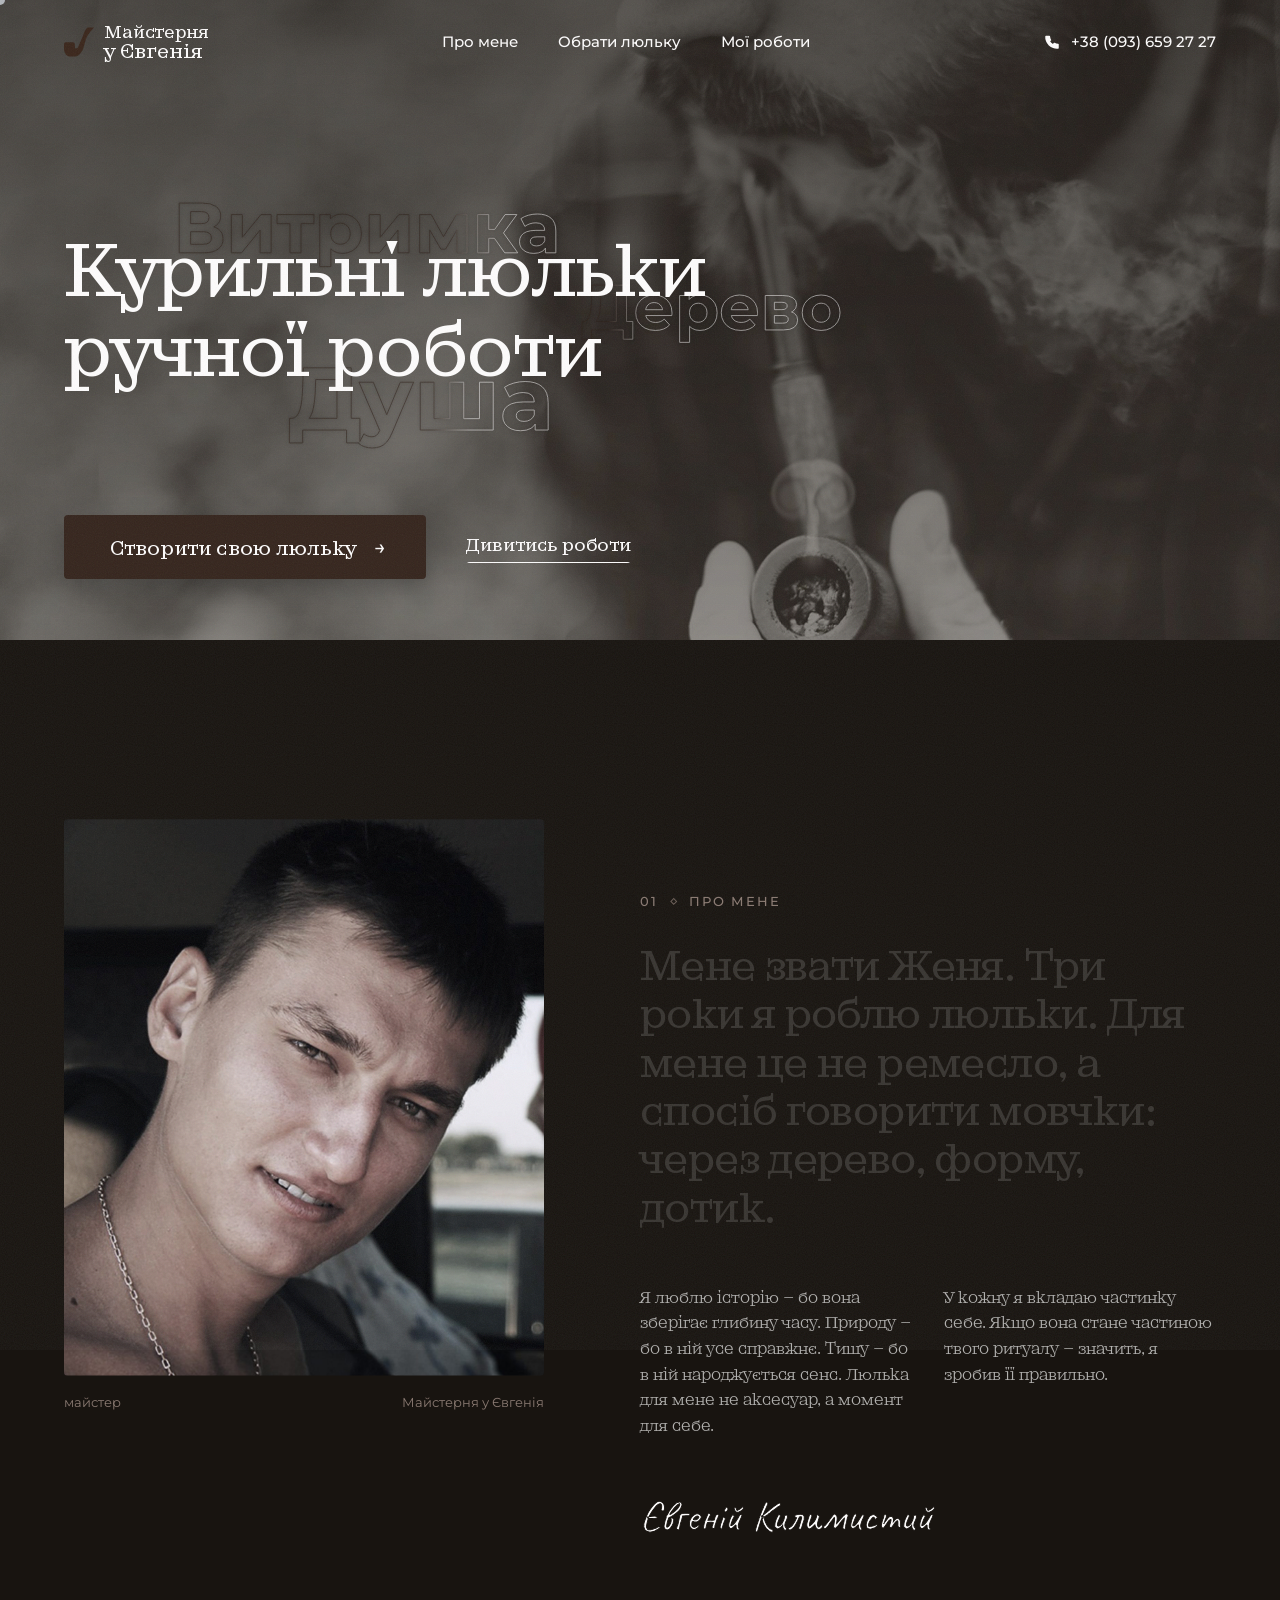
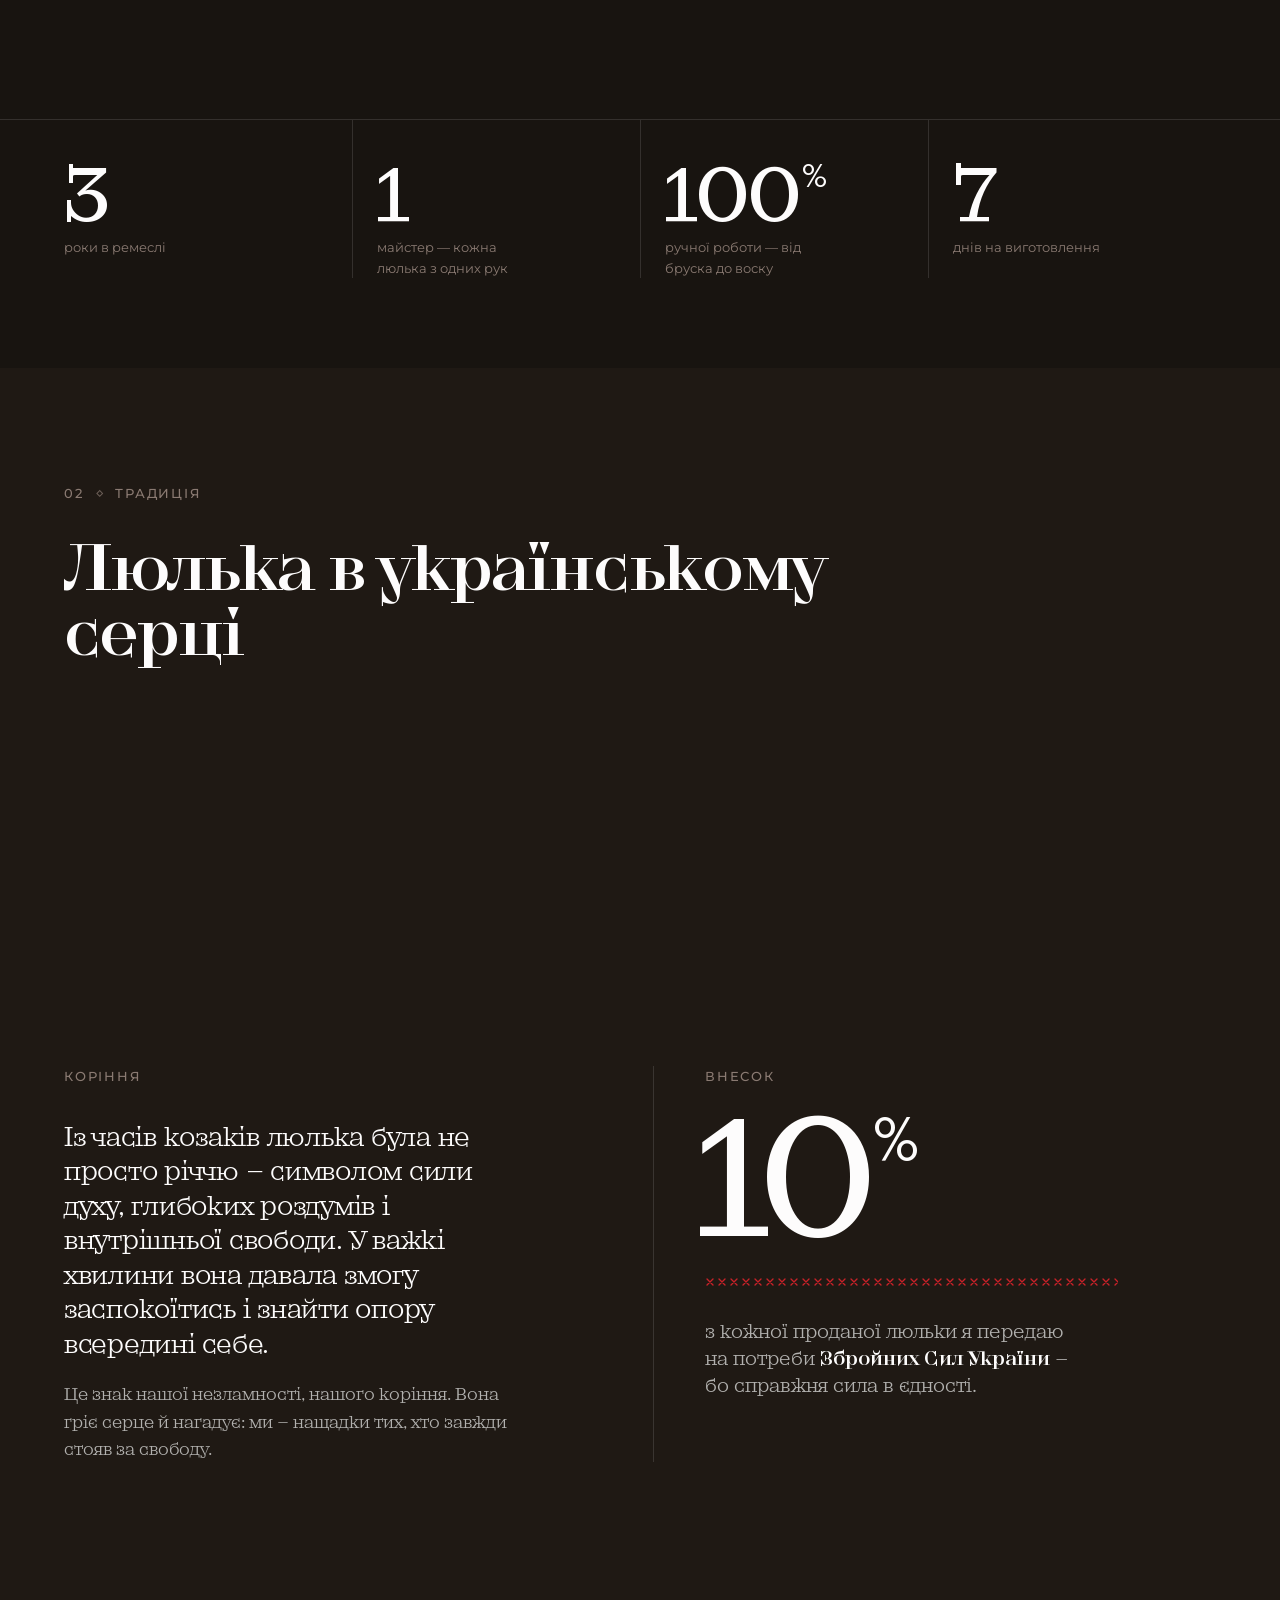
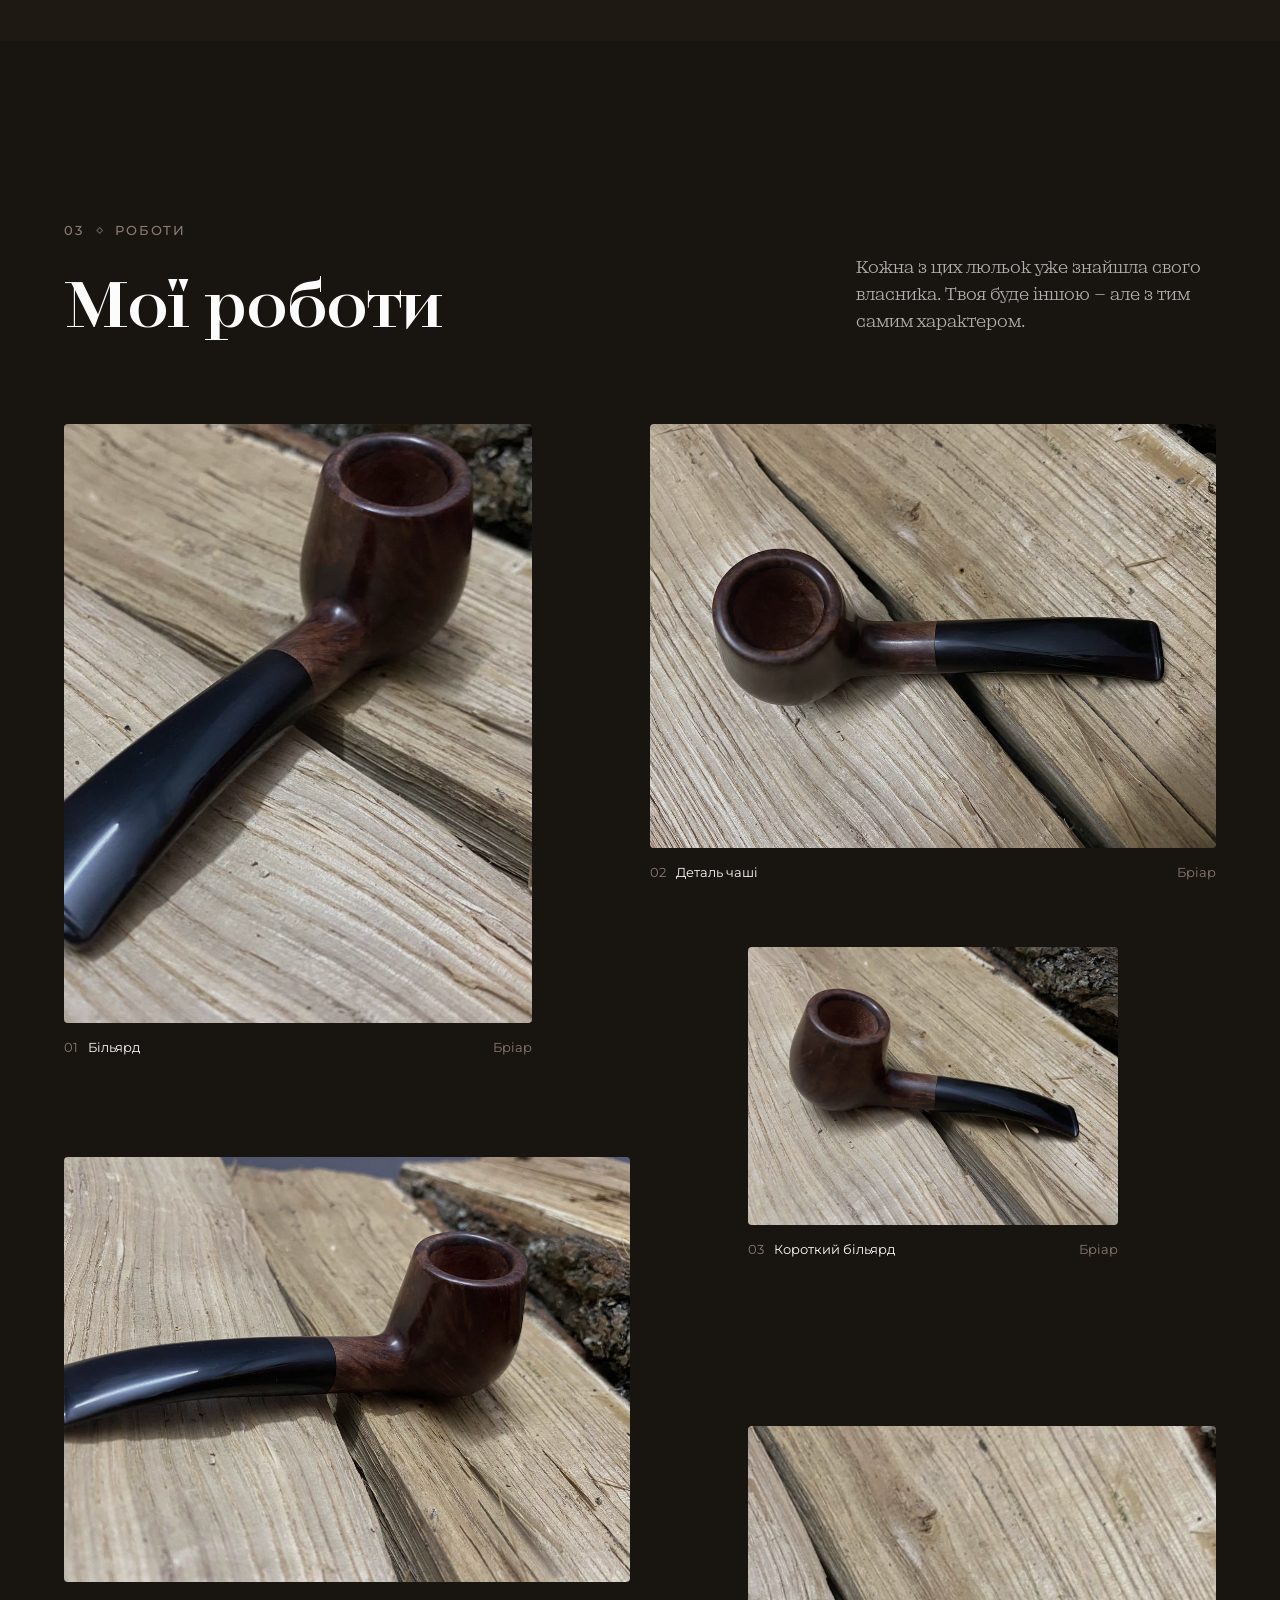
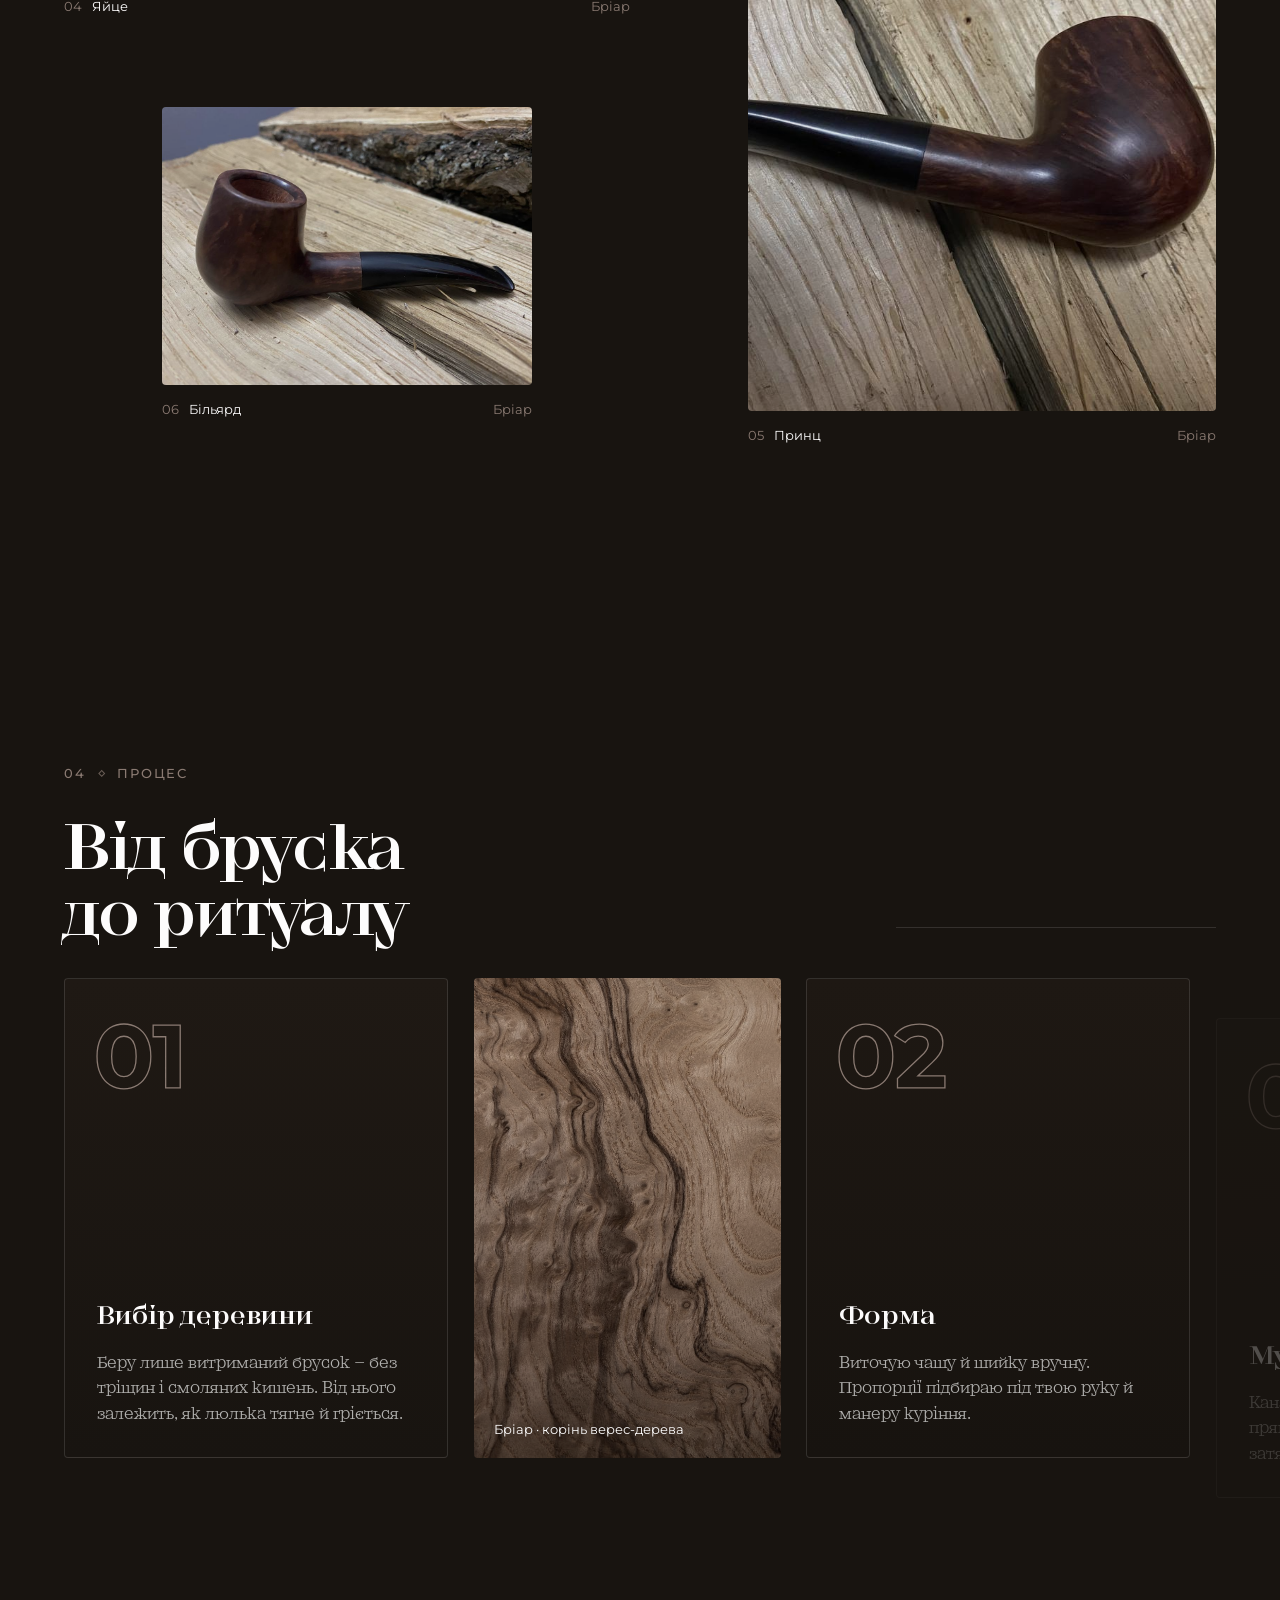
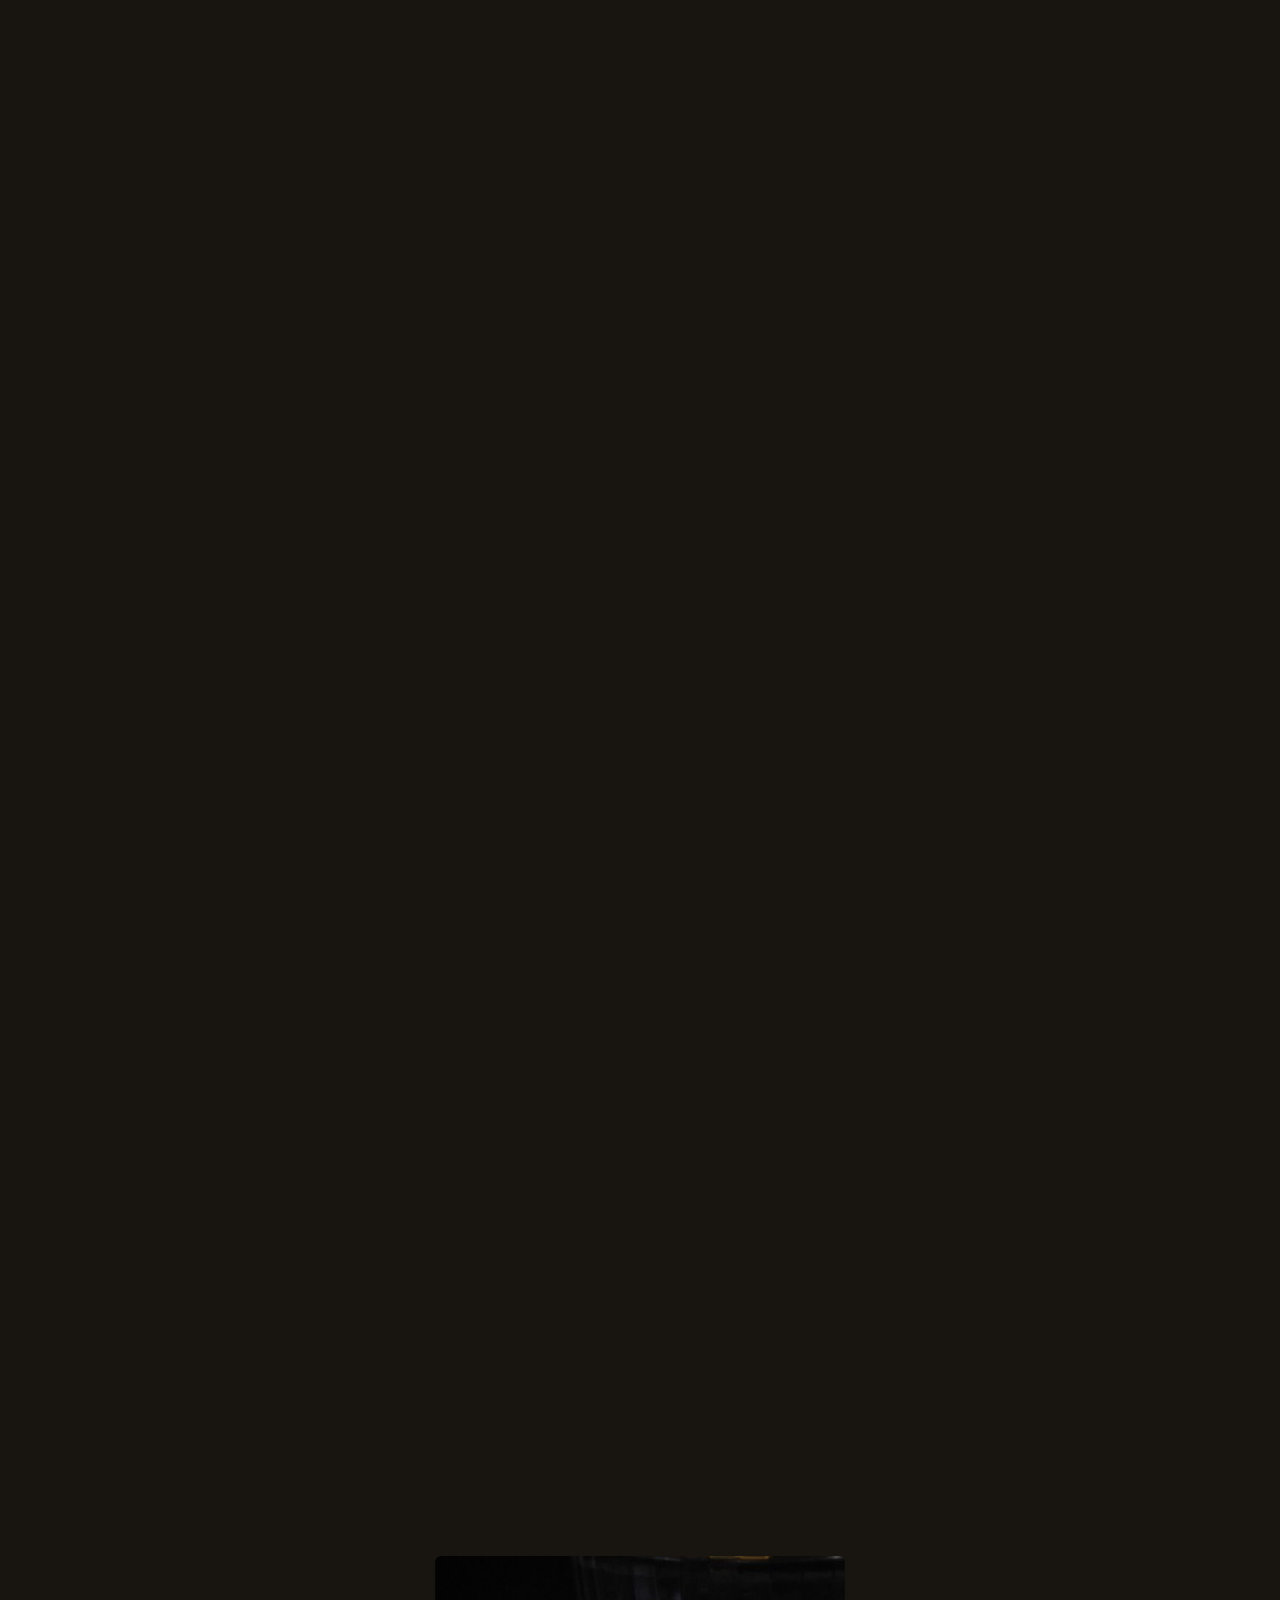
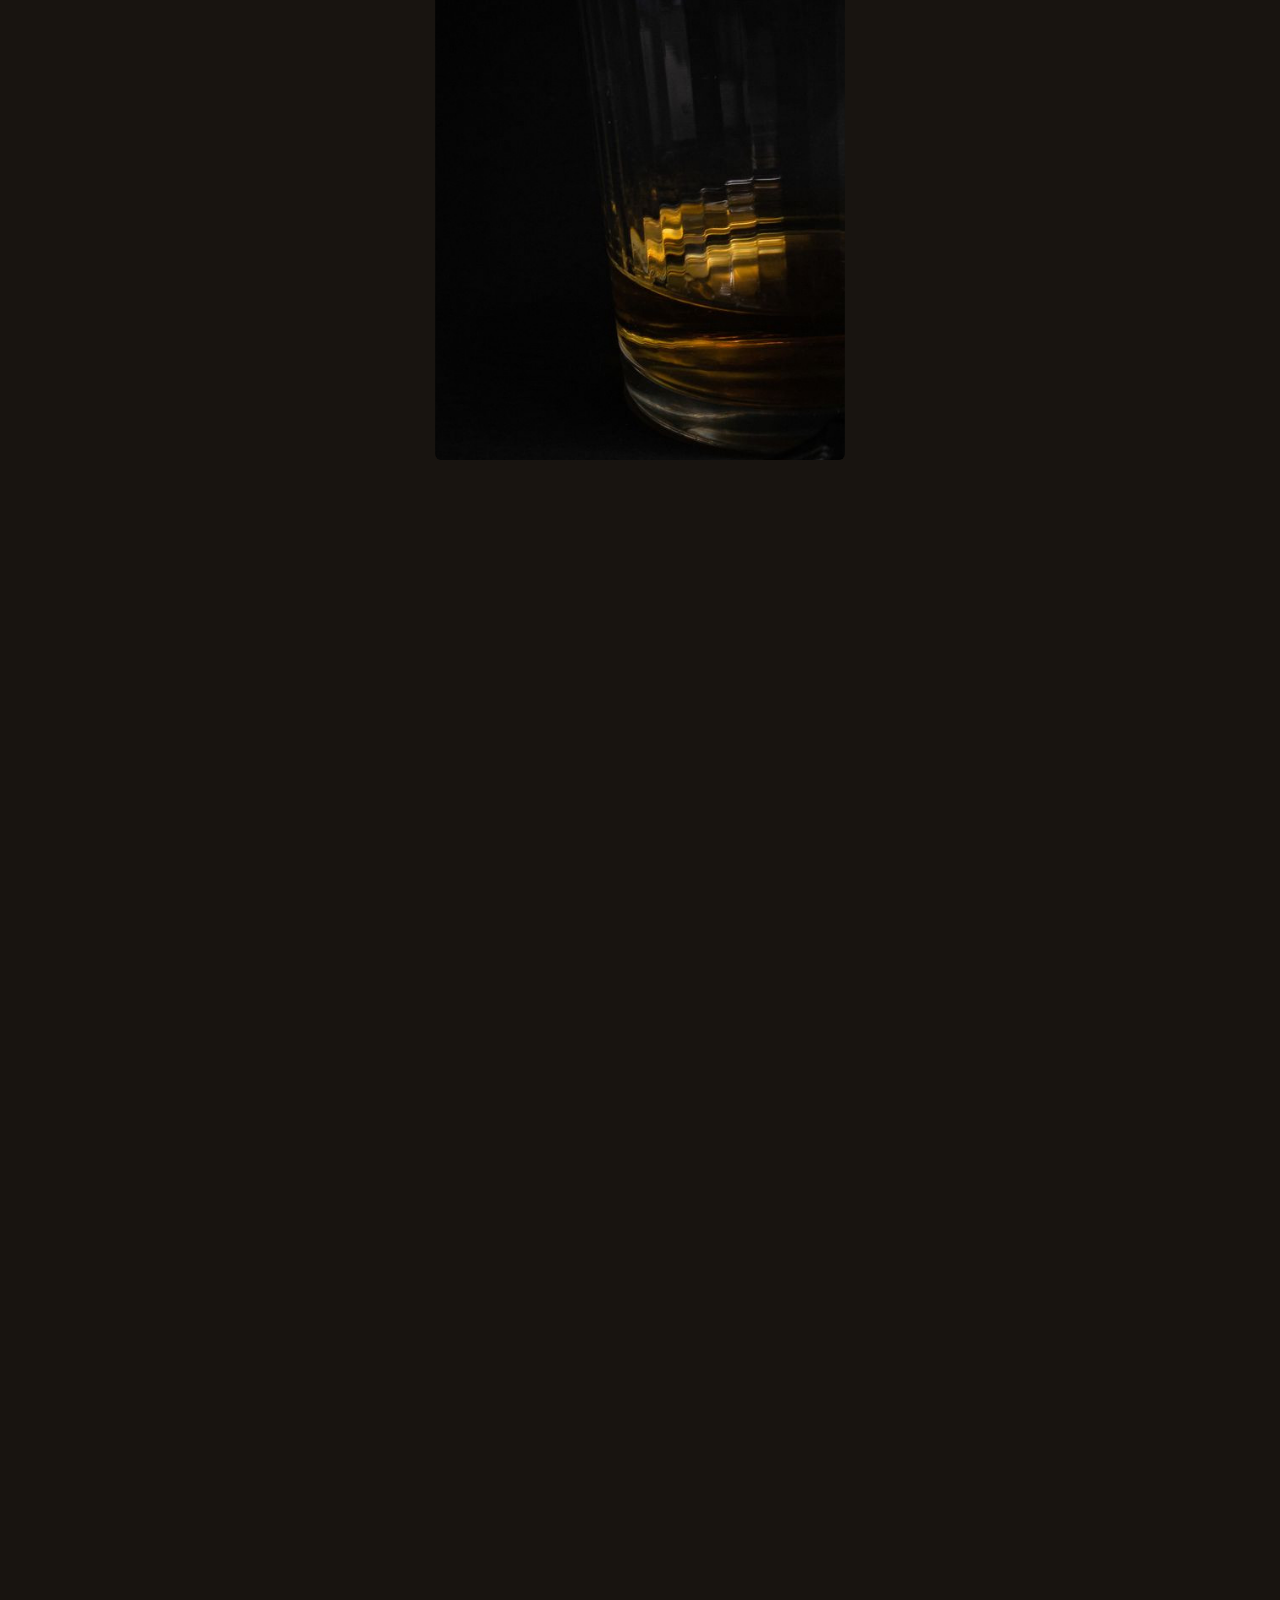
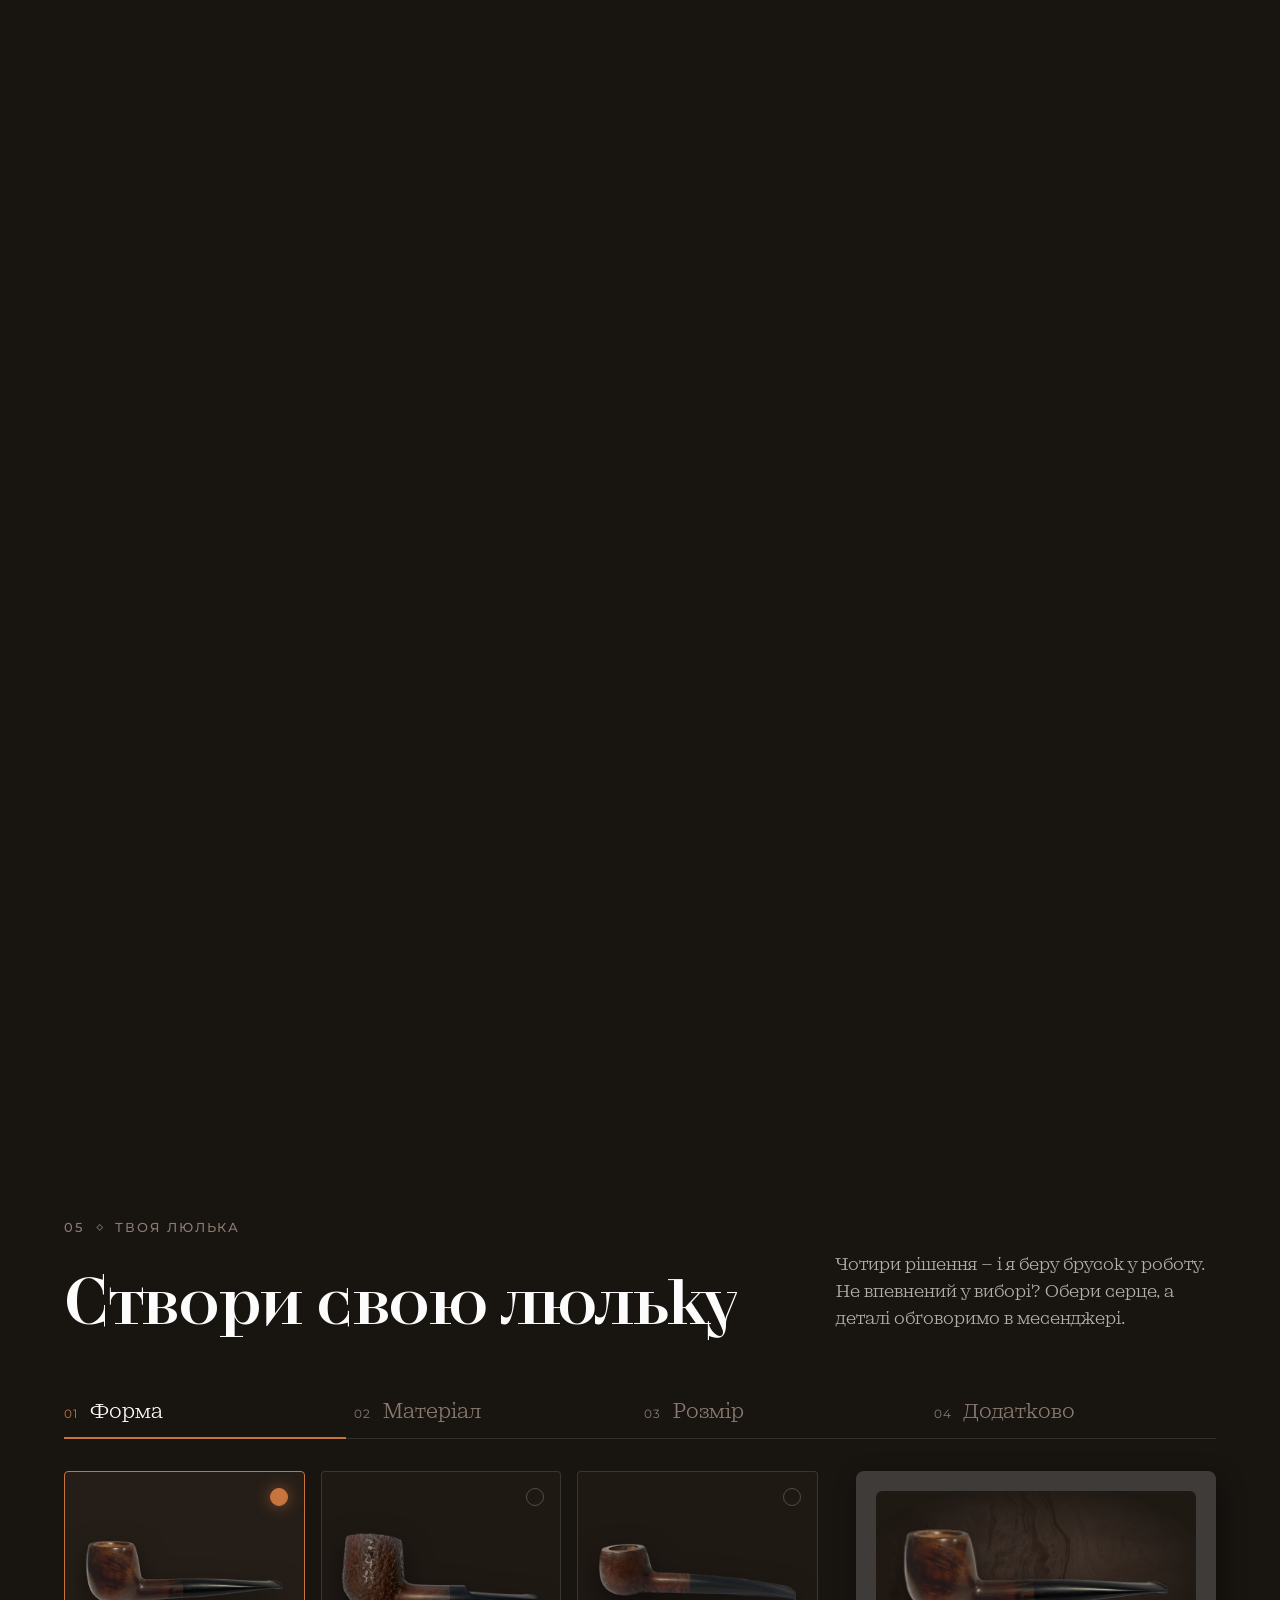
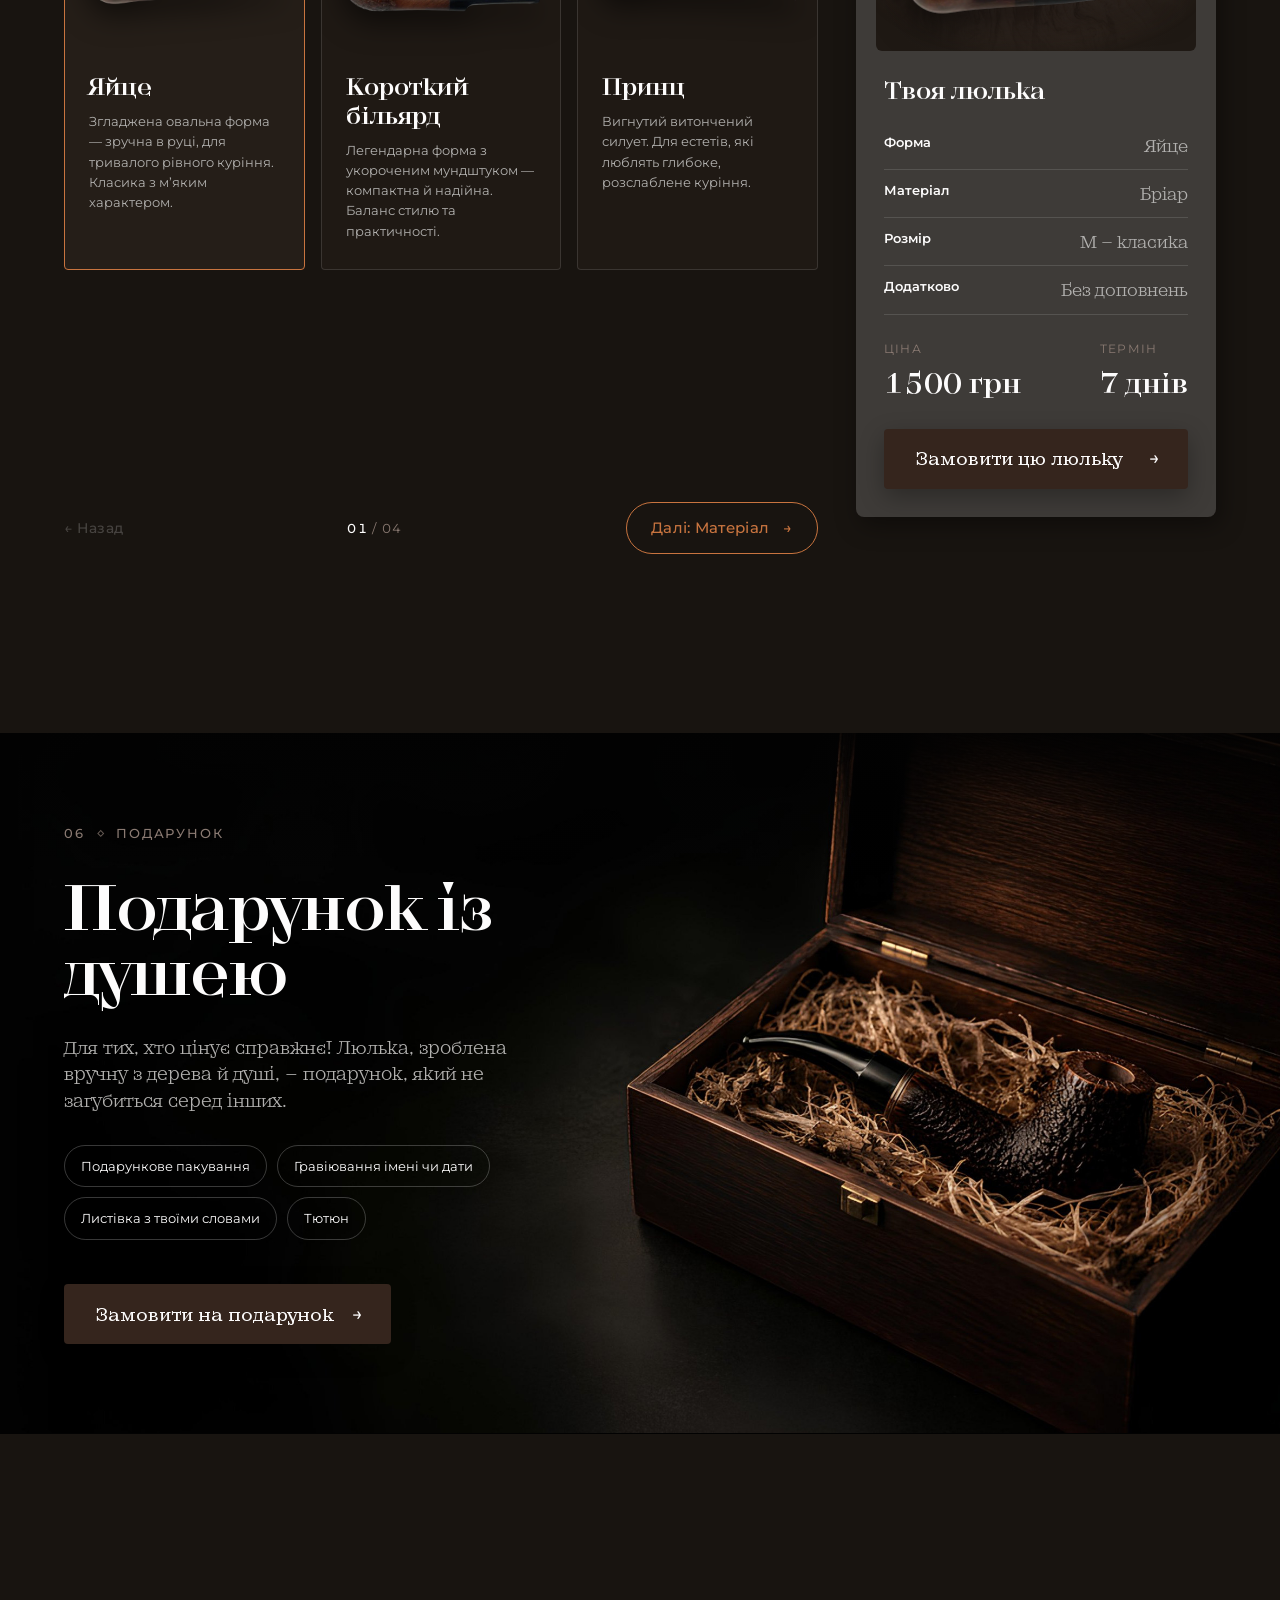
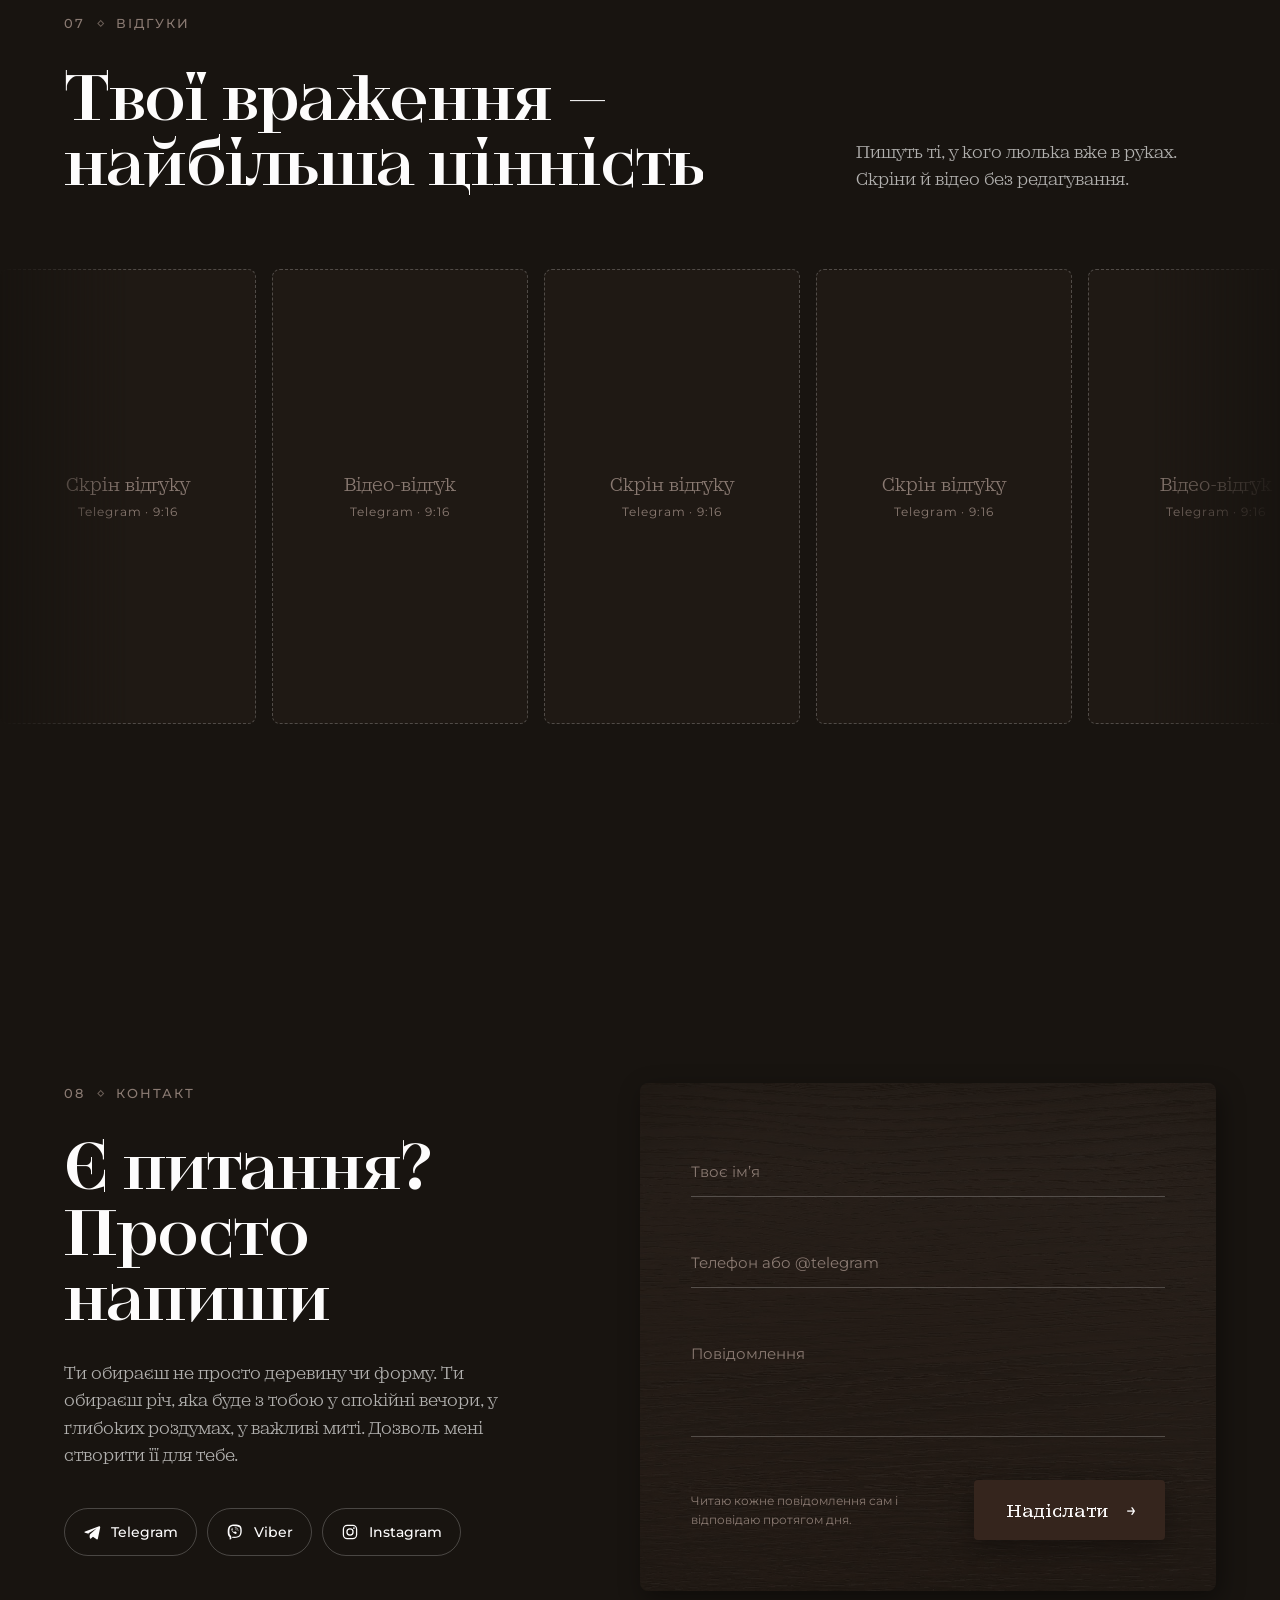
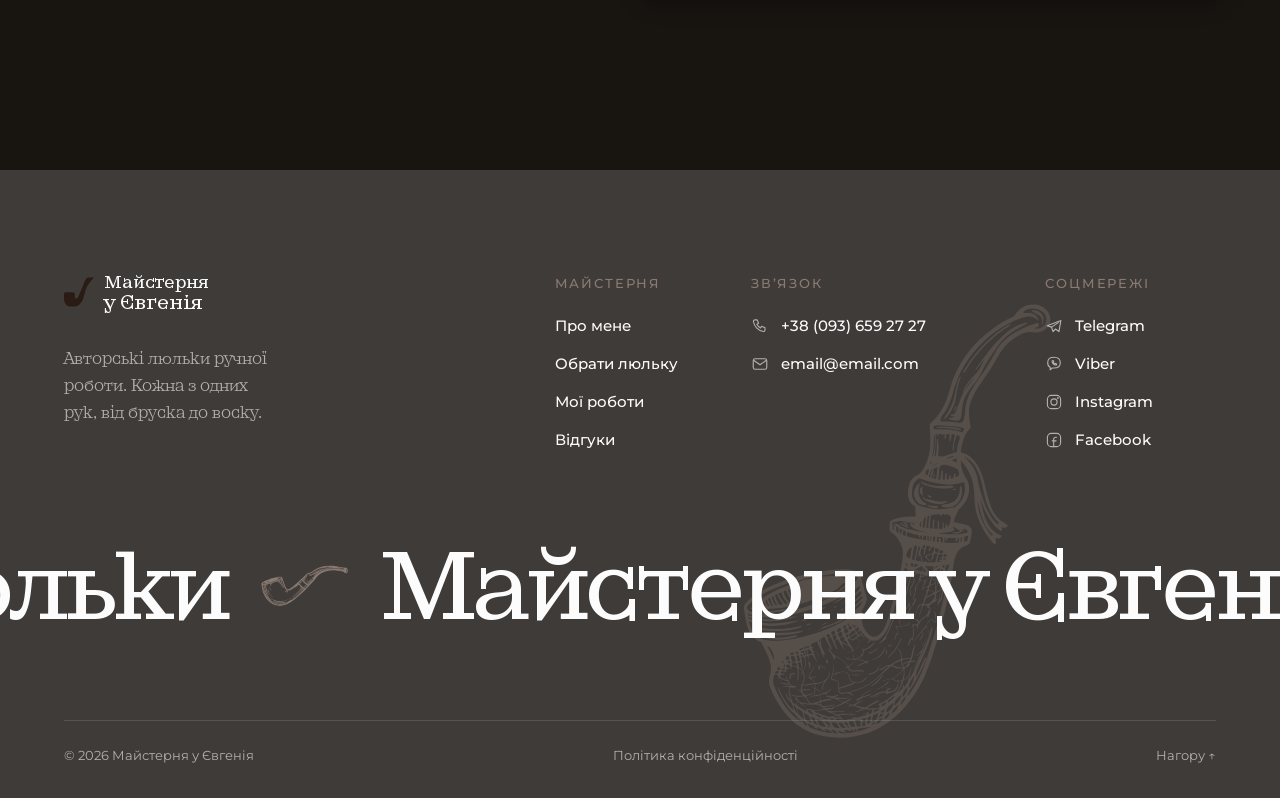
<file: index.html>
<!doctype html>
<html lang="uk">
<head>
  <meta charset="utf-8">
  <script>document.documentElement.classList.add('js')</script>
  <meta name="viewport" content="width=device-width, initial-scale=1">
  <title>Майстерня у Євгенія — курильні люльки ручної роботи</title>
  <meta name="description" content="Курильні люльки ручної роботи в одному екземплярі. Оберіть матеріал, форму й декор — майстер виготовить вашу люльку за 7 днів. 10% з кожної люльки — на ЗСУ.">
  <meta name="theme-color" content="#181410">
  <meta property="og:title" content="Майстерня у Євгенія — люльки ручної роботи">
  <meta property="og:description" content="Витримка. Дерево. Душа. Кожна люлька — в одному екземплярі.">
  <meta property="og:image" content="assets/img/hero.jpg">
  <link rel="icon" href="assets/svg/favicon.svg" type="image/svg+xml">

  <link rel="preconnect" href="https://fonts.googleapis.com">
  <link rel="preconnect" href="https://fonts.gstatic.com" crossorigin>
  <link href="https://fonts.googleapis.com/css2?family=Caveat:wght@400&family=Montserrat:wght@400;500;600;700&display=swap" rel="stylesheet">
  <link rel="preload" as="image" href="assets/img/hero.jpg">
  <link rel="preload" as="font" type="font/woff2" href="assets/fonts/KyivTypeSerif-Medium2.woff2" crossorigin>
  <link rel="stylesheet" href="assets/css/main.css">
</head>
<body class="is-loading">

  <!-- ============ PRELOADER ============ -->
  <div class="preloader" aria-hidden="true">
    <svg width="0" height="0" style="position:absolute"><symbol id="pl-pipe" viewBox="35.4 52.4 205.4 97.7"><path d="M 50.2 93.2 C 50.3 93.1 50.2 92.9 50.2 92.8 C 50.1 92.5 50.2 92.2 50 92 C 49.9 92 49.7 92.1 49.7 92.2 C 49.5 92.5 49.7 92.8 49.8 93 C 49.9 93.1 50 93.3 50.2 93.2 Z M 55.4 89.9 C 55.5 90.6 55.8 91.3 56.2 91.9 C 56.2 91.1 55.8 90.5 55.4 89.9 Z M 149.1 97.3 C 149.1 97.3 149.1 97.2 149 97.2 C 148.4 97.9 147.7 98.6 147 99.3 C 147 99.3 147.1 99.3 147.1 99.4 C 147.8 98.7 148.4 98 149.1 97.3 Z M 162.7 78.5 C 162.7 78.3 162.6 78.2 162.5 78.2 C 162.1 78.2 162 78.6 161.8 78.8 C 161.7 79 161.4 79.1 161.7 79.3 C 161.7 79.4 161.9 79.5 162 79.4 C 162.2 79.1 162.5 78.8 162.7 78.5 Z M 51.2 91.4 C 51.1 91.4 50.9 91.5 50.8 91.7 C 50.8 92.1 50.9 92.6 51.1 93 C 51.2 93.2 51.7 93.1 51.7 92.7 C 51.6 92.4 51.5 92 51.5 91.7 C 51.4 91.5 51.4 91.4 51.2 91.4 Z M 52.4 90.9 C 52.3 90.9 52.2 90.9 52.2 91 C 52.1 91.2 52.5 92.6 52.7 92.7 C 52.8 92.8 53.2 92.7 53.1 92.4 C 52.9 92 52.7 91.6 52.7 91.1 C 52.7 91 52.6 90.9 52.4 90.9 Z M 54.2 90.5 C 54.1 90.3 54.1 90.2 53.9 90.3 C 53.7 90.4 53.4 90.4 53.4 90.6 C 53.5 91.2 53.7 91.8 54 92.3 C 54.1 92.5 54.2 92.5 54.4 92.4 C 54.7 92.3 54.6 92.3 54.2 90.5 Z M 118.7 100.9 C 124.5 96.1 124.2 96.5 124 96.3 C 123.9 96.1 123.7 96.3 123.6 96.4 C 122 97.9 120.2 99.2 118.7 100.9 Z M 215.6 63.6 C 227.8 65.5 225.8 66.1 227.2 65.4 C 223.3 64.5 219.5 63.9 215.6 63.6 Z M 234.8 61.6 C 236.2 64.3 236.5 68.6 233.9 70 C 233.9 70 233.9 70.1 233.9 70.1 C 234.9 70.2 235.6 69.9 236.1 69 C 237.3 66.5 237.4 63.2 234.8 61.6 Z M 207.9 62.9 C 199.9 62.1 192 62.4 184.7 66.1 C 192.2 63.5 199.9 62.7 207.9 62.9 Z M 211.7 57.8 C 221.3 59.6 221.3 60.7 224.4 61.6 C 231 63.5 230.4 63.6 230.5 63.4 C 230.7 63.2 230.6 62.9 230.5 62.7 C 229.9 62 229.3 61.3 228.3 61 C 224.7 60.2 221 59.3 217.2 58.6 C 215.4 58.3 213.6 57.9 211.7 57.8 Z M 39.8 100.9 C 39.6 101.5 41.2 113.2 45.9 122.6 C 53.9 138.6 68.7 146.4 81.5 145.8 C 88.5 145.4 96.4 142.3 101.1 139.1 C 99 139.4 85.6 148.7 70.2 143.4 C 50.3 136.6 43.6 121.7 39.8 100.9 Z M 227.1 63.8 C 227.1 63.8 227.1 63.8 227.1 63.7 C 220.6 61.7 206.7 59.3 199 60 C 182.1 61.6 170.2 68.7 163.3 77 C 163.2 77.2 162.7 77.3 163.1 77.6 C 163.4 77.9 163.5 77.5 163.6 77.3 C 164.2 76.5 164.9 75.9 165.6 75.2 C 174.8 66.6 180.5 65.8 183.5 64.5 C 191.6 61.2 194.5 60.5 203.7 60.8 C 213.5 61.1 219.9 62.4 227.1 63.8 Z M 110.7 132.7 C 110.5 132.7 110.3 132.9 110.2 132.7 C 110.1 132.5 110.2 132.4 110.4 132.3 C 113.3 129.7 123.3 122 136.1 109.3 C 136.6 108.8 136.6 108.5 135.9 108.3 C 135.2 108 130 113.8 119.9 122.5 C 110.2 130.7 101.5 136.1 100.9 135.9 C 101.4 135.2 109.7 130.4 119.6 121.2 C 124.4 116.7 129.2 112.2 133.9 107.6 C 134.1 107.5 134.5 107.3 134.1 107 C 133.8 106.7 133.6 106.8 133.3 107 C 107.6 128.9 108.8 127.8 108.5 127.6 C 108.5 127.1 111.5 124.5 132 106.2 C 132.2 106.1 132.7 105.9 132.2 105.6 C 131.2 104.8 132.4 104.9 127.4 108.9 C 126.5 109.6 125.6 110.2 124.6 110.8 C 124.5 110.9 124.3 111 124.2 110.8 C 124.1 110.7 124.2 110.6 124.3 110.5 C 124.4 110.4 129.1 106 130.5 104.7 C 130.7 104.5 130.8 104.3 130.5 104 C 130.2 103.8 130.1 103.9 129.9 104.1 C 129.3 104.8 128.8 105.4 128.4 105.2 C 127.9 104.8 128.9 103.8 129.3 103.4 C 129.4 103.2 129.5 103.1 129.3 103 C 129 102.5 128.3 104 127.8 103.4 C 127.1 102.7 129.2 102.5 128 101.5 C 127.6 101.2 127.3 100.2 126.8 101.2 C 126.6 101.4 126.5 101.7 126.1 101.5 C 125.8 101.3 126 101 126.1 100.7 C 126.4 100.2 126.8 100.1 126.4 99.6 C 126.1 99.3 126 99.6 125.8 99.7 C 125.1 100.1 124.3 100.4 123.6 100.8 C 124.3 100.3 124.7 99.5 125.3 98.9 C 125.5 98.7 125.6 98.5 125.4 98.2 C 125.1 97.9 125 98.1 124.3 98.7 C 123 99.8 114.7 107.2 113.6 106.9 C 117.3 104.1 120.6 100.8 124.1 97.6 C 118.6 101.7 113.4 106.1 108.1 110.4 C 108.1 110.3 108 110.2 107.9 110.1 C 110.5 107.8 113.2 105.6 115.8 103.3 C 114.4 103.8 102.6 113.9 102.1 113.2 C 101.6 112.4 103.4 112.8 116.5 101.4 C 115.6 101.6 111.3 106.1 104.4 110.5 C 99.5 113.5 93.8 112 90.8 103.3 C 84.2 83.9 84.8 85.1 84.5 84.9 C 84.4 86.2 84.5 86 85.6 90.4 C 85.7 90.6 86 90.9 85.6 91.1 C 85.3 91.2 85.2 90.8 85.1 90.7 C 83.9 88.6 83.8 86.3 83.1 86 C 84.8 93.7 88.1 100.8 91.2 107.9 C 90.8 108 90.7 107.7 90.5 107.5 C 86.3 101.8 83.6 94.6 81.8 87.8 C 81.4 86.6 81.1 87.4 79.9 87.9 C 79.2 88.2 79.6 88.3 80.7 91 C 82.6 95.6 84.4 100.3 87.1 104.5 C 87.1 104.6 87.2 104.7 87.2 104.8 C 87.3 104.9 87.4 105.1 87.2 105.2 C 87 105.4 86.9 105.2 86.8 105.1 C 86.5 104.7 86.2 104.4 86 104.1 C 77.9 91.8 78.6 88.6 77.5 89.1 C 77 89.3 77.2 89.6 77.3 89.9 C 78.5 92.9 79.9 95.7 79.3 96 C 79.1 96.1 78.9 95.9 78.8 95.7 C 78.2 94.8 78.5 95.3 75.7 90.1 C 75.3 91.5 75.8 92.3 75.2 92.4 C 75 92.4 74.9 92.3 74.9 92.1 C 74.8 91.7 74.6 91.4 74.6 91.1 C 74.5 90.5 74.3 90.6 73.9 90.7 C 65.7 94.1 64.8 93.6 65.5 94.4 C 65.8 94.9 65.1 95.2 64.9 94.8 C 64.6 94 64 94.3 63.5 94.5 C 63.1 94.6 62.6 94.6 62.3 94.9 C 62 95.2 62.4 95.7 62.5 96.1 C 62.5 96.5 62.1 96.8 61.9 96.5 C 61 95.4 61.1 95.1 60.6 95.3 C 60.3 95.5 60.4 95.4 60.9 98.4 C 61 98.6 61.1 98.8 60.8 98.9 C 60.5 99 60.5 98.7 60.4 98.6 C 58.9 96.1 59.8 95.6 58.5 95.9 C 57.3 96.2 58.7 97 59 101.7 C 59 101.9 59.2 102.3 58.9 102.3 C 58.6 102.4 58.6 102 58.5 101.8 C 55.5 95.3 58.3 96.3 52.7 97.4 C 51.2 97.6 52.9 98.3 52.2 98.9 C 51.7 99.2 51.2 98.7 51 98.2 C 50.9 98 50.8 97.7 50.4 97.8 C 49.9 98 50 97.8 51 102.3 C 51 102.6 51.1 103 50.6 103 C 50.3 103.1 50.2 102.8 50.1 102.5 C 49 98.3 49 98 47.8 98.3 C 47.1 98.5 47.5 98.9 47.5 99.3 C 47.5 99.9 49.3 113.2 54.6 122.6 C 54.8 122.9 54.9 123.1 54.7 123.3 C 54.4 123.5 54.2 123.2 54.1 123 C 53.2 121.9 52.4 120.7 51.7 119.4 C 48.4 113.6 46.7 105.9 45.7 99.2 C 45.6 98.4 45.1 98.7 44.6 98.7 C 44.1 98.6 44.2 99.1 44.2 99.4 C 44.7 105 47.1 114.3 51.6 122.8 C 57.1 133.5 61.5 133.6 62.2 135.5 C 61.7 135.5 61.3 135.3 61 135.1 C 55.2 131.2 52.8 129.4 48.1 119.2 C 45.2 113 43.5 106.4 42.6 99.5 C 42.6 99.2 42.7 98.8 42 98.7 C 40.6 98.7 40.7 98.6 41.1 100.7 C 42.4 107.1 44 113.5 46.7 119.5 C 50.8 128.9 57.1 136.2 66.7 140.2 C 75 143.7 81.8 144.5 91.2 141.3 C 96.4 139.6 101.4 137.6 105.8 134.2 C 106.2 133.8 106.8 133.8 107.1 134.3 C 107.6 134.9 106.8 135.3 106.2 135.9 C 112.8 132 121.9 124.3 128 118.7 C 127.6 118.7 128 118.4 122 123.5 C 121 124.4 112 131.9 110.7 132.7 Z M 181.4 62 C 198.8 56.8 203.4 59 204.2 58.3 C 199.3 58 194.7 58.1 188.8 58.9 C 171.3 61.2 166.8 66.7 156 72.2 C 155.8 72.3 155.6 72.6 155.3 72.4 C 155.4 72 155.8 71.9 156.1 71.7 C 168.9 63.6 176.7 57.2 197.5 56.8 C 197.4 56.7 197.2 56.7 197.1 56.7 C 192.6 56.6 188.1 57 183.6 57.8 C 161.1 61.7 156.9 73.7 145.9 73.7 C 145.6 73.7 145.4 73.9 145.2 74.1 C 141.2 77.8 137.4 81.6 133.5 85.3 C 133 85.8 133 86.3 133.3 87 C 134.6 85.5 135.9 84.1 137.3 82.7 C 138.7 81.3 140.2 80.1 141.6 78.8 C 144 76.6 145.4 75.5 146.2 75.4 C 145.7 77 139.3 82.4 134.2 88 C 133.9 88.3 133.8 88.5 134.1 88.7 C 134.5 89 134.6 88.6 134.7 88.4 C 134.8 88.4 143.4 79 144.7 79.3 C 144.7 80 141.5 82.1 135.4 89.1 C 134.9 89.6 134.9 89.9 135.5 90.2 C 137.5 87.7 139.6 85.3 142.4 83.5 C 142.2 84.4 141.5 84.4 136.4 90.4 C 136.1 90.7 136.1 90.9 136.4 91.2 C 136.7 91.5 136.8 91.1 136.9 91 C 138.1 89.6 139.3 88.3 140.6 87 C 140.7 86.9 140.9 86.6 141.1 86.8 C 141.4 87 141.1 87.2 140.9 87.4 C 140 88.8 138.8 90.1 137.6 91.4 C 137.4 91.6 137 91.7 137.4 92.2 C 138.2 93 138.5 91.4 140.3 90.4 C 139.3 92.4 137.8 92.8 138.7 93.3 C 140.2 94.2 137.9 95 145.9 87 C 145.9 87.8 142.4 91.5 140.4 93.9 C 140.2 94.2 139.9 94.4 140.4 94.8 C 140.8 95.1 141 95.1 141.4 94.7 C 141.4 94.6 145.8 90.1 147.1 88.9 C 147 89.7 146.6 90.1 146.2 90.5 C 141.2 96 141.5 95.5 141.7 95.7 C 141.8 95.9 142 96 142.1 96 C 142.4 96.1 142.5 95.8 142.6 95.7 C 146.2 91.9 149.9 88.3 153.4 84.4 C 153.7 84.1 154 83.5 154.4 83.8 C 154.8 84.2 154.2 84.6 153.9 84.9 C 143.8 96.5 142.4 96.2 142.9 96.7 C 143.2 96.9 143.5 97.2 143.9 96.8 C 154 85.7 154.3 85.5 155.3 85.5 C 143.4 98.6 144.1 97.4 144.5 97.8 C 144.9 98.1 144.6 98.2 149.9 92.6 C 151.8 90.6 153.6 88.5 155.6 86.6 C 155.8 86.4 156 86.1 156.4 86.4 C 156.7 86.7 156.3 87 156.1 87.2 C 154.8 88.8 155.8 87.6 146.1 98.1 C 146 98.2 145.6 98.3 145.9 98.6 C 146.2 98.9 145.6 99.3 153.9 90.5 C 157.4 86.8 157.5 86.1 158.2 87.1 C 158.3 87.3 158.6 86.9 158.5 86.8 C 157.5 85.6 155.9 84.1 155.4 82 C 155.3 81.7 155.2 81.4 155.5 81.2 C 155.9 81.1 155.8 81.1 157.4 83 C 157.4 82.5 156.7 82.1 157.2 81.7 C 157.6 81.4 157.9 82 158.2 82.2 C 158.5 82.4 158.7 82.2 158.6 82.1 C 158.4 81.6 158.8 81.4 159.1 81.1 C 160 79.7 161 78.4 161.9 77 C 161.2 77.6 160.2 78.8 158.5 80.4 C 158.4 80.5 158.3 80.8 158 80.6 C 157.9 80.4 158.1 80.2 158.2 80.1 C 160 77.3 165.2 72.6 167.8 70.4 C 166.6 70.7 158 77 153.6 77.5 C 151.6 77.8 149.8 77.4 148.3 76.1 C 147.8 75.7 147.5 75.2 147.7 74.5 C 147.8 74.3 148 74 148.3 74.4 C 149 75.3 150 75.7 151.1 75.8 C 153.6 75.9 155.8 74.9 157.9 73.6 C 164.1 70.2 170.8 65.3 181.4 62 Z M 131.6 89.1 L 131.6 89.2 C 131.4 88.7 131.2 88.3 131 87.8 C 124.2 94.4 124.6 93.6 125.1 94.2 C 128.7 99.4 133.5 104.2 139 107.2 C 139.4 107.4 139.5 107.4 139.8 107.1 C 145.5 101.1 145.7 101.5 144.7 100.8 C 138.3 96.7 135.2 93.2 131.6 89.1 Z M 42.4 94.3 C 41.6 94.6 41 95.2 40.4 95.7 C 40.2 95.9 39.9 96.1 40 96.3 C 40.2 96.9 42.9 96.8 43.6 96.8 C 54.6 96 78 88.5 83.3 83.2 C 83.5 83.1 83.7 82.9 83.6 82.7 C 83.6 82.5 83.3 82.5 83.1 82.4 C 81.2 81.8 75.2 82.9 74.2 83.1 C 74.5 83.2 74.9 83.2 75.3 83.3 C 76.9 83.6 77.2 84.9 76.1 86.1 C 73 89.3 50 96.9 45.1 95.4 C 44.3 95.1 43.9 94.5 44.2 93.6 C 44.2 93.5 44.4 93.3 44.2 93.1 C 43.6 93.5 42.9 93.7 42.4 94.3 Z M 37.4 96.9 C 36.9 90.1 83.9 75.3 85.7 82 C 86 83.4 93.1 103.1 93.2 103.1 C 93.7 104.7 94.4 106.2 95.5 107.4 C 99.6 112.2 103.9 108.4 110.6 103.1 C 122.4 94 132.4 83.2 143.4 73.3 C 145.6 71.3 147.4 71.8 147.9 71.6 C 162.2 67.9 170.6 44.3 231.2 59.4 C 231.5 59.4 231.7 59.5 232 59.3 C 233.6 58 238.5 60.1 238.8 64.7 C 239.2 73.1 233 73.5 230.5 70.5 C 230.3 70.3 230.2 69 229.1 68.8 C 223.2 67.2 217.2 65.9 211.1 65.4 C 187.4 63.5 171.2 72.7 162.8 85.7 C 161.7 87.3 160.3 88.7 159 90.1 C 151.4 97.6 113.9 143 85.7 147.6 C 68.5 150.5 52.7 140.2 44.6 124.6 C 39.5 114.8 38.2 106.6 37.4 96.9 "/><path d="M 150.5 75.1 C 150.3 75 149.9 75 150 74.6 C 150.2 73.8 152.7 75.9 159.1 71.8 C 163.6 68.8 170.6 64 177 62.4 C 177.3 62.3 178 62.1 178.5 62.2 C 178.5 62.9 176 62.8 169.3 66.4 C 166.2 68.1 163.3 70.1 160.4 72 C 160.2 72.1 160.1 72.2 160 72.4 C 157.2 74 153.5 75.9 150.5 75.1 "/><path d="M 57.6 129.3 C 57.6 129.3 57.5 129.2 57.4 129.1 C 57.3 129 57 128.8 57.3 128.6 C 57.4 128.4 57.6 128.7 57.7 128.8 C 69.6 139.8 87.7 139.5 100.7 132.1 C 102 131.4 103.2 130.5 104.5 129.7 C 104.8 129.5 105.4 129.1 105.6 129.4 C 105.7 129.6 105.6 129.8 105.4 129.9 C 104.9 130.3 104.4 130.8 103.8 131.1 C 97.8 134.8 91.5 137.7 84.5 138.7 C 75.4 140 65.1 137.2 57.6 129.3 "/><path d="M 95.2 138.7 C 92.8 140.3 86.9 142.2 79.8 141.8 C 70.9 141.4 64.7 138.1 65.1 137.2 C 65.3 136.9 65.7 137.2 66 137.3 C 75.3 141.4 85 140.3 94.2 138.7 C 94.5 138.6 94.7 138.5 95.2 138.7 "/><path d="M 51.9 109.5 C 53.8 111 54.5 119.4 63.5 127.7 C 64 128.1 64.2 128.2 64.1 128.4 C 63.8 128.8 63.6 128.3 63.4 128.2 C 61.9 127.1 60.6 125.9 59.4 124.6 C 56.2 121.2 53.8 117.4 52.2 113.1 C 51.8 111.9 51.6 110.8 51.9 109.5 "/><path d="M 92.1 114.1 C 92 114 91.8 113.8 92 113.6 C 92.3 113.3 94.8 115.4 98.3 114.8 C 98.7 114.7 99.3 114.6 99.5 115.3 C 99.6 115.8 99.1 116.1 98.6 116.3 C 97.8 116.7 94.4 117.1 92.1 114.1 "/><path d="M 56.2 105.7 C 56.3 105.4 56.1 105 56.5 104.9 C 56.9 104.8 57 105.2 57.1 105.5 C 57.5 106.6 58 107.7 58.3 108.8 C 58.8 110.7 59.9 112.6 60.5 114.1 C 60.6 114.5 60.2 114.6 60.1 114.3 C 59.8 113.8 59.5 113.3 59.3 112.8 C 58.8 111.6 58.2 110.5 57.5 109.5 C 56.7 108.3 56.3 107 56.2 105.7 "/><path d="M 92.7 110.6 C 94.6 112.4 96.6 112.6 99 112.8 C 99.9 112.8 100.1 113.8 99.2 114 C 98.5 114.3 97.8 114.1 97 114 C 95.4 113.7 93.3 112.1 92.7 110.6 "/><path d="M 141.7 89 C 142.5 87.7 143.3 86.4 144.7 85.5 C 144.8 85.4 145 85.2 145.1 85.4 C 145.5 85.9 143.3 87.1 141.7 89 "/><path d="M 143.8 101.1 C 143.9 101.4 143.9 101.7 143.6 102 C 143.2 102.4 142.8 102.8 142.4 103.2 C 139.4 105.8 138.7 106.6 138.2 106 C 137.7 105.5 138.2 105 142.6 101 C 142.8 100.9 143.7 100.7 143.8 101.1 "/><path d="M 126.7 93.9 C 126 94.3 125.5 93.5 126 93.1 C 128.7 90.6 130.8 87.9 131.6 89.2 C 131.6 89.2 131.6 89.1 131.6 89.1 C 131 90.7 129.2 91.5 129 92.1 C 128.5 92.4 128.8 92.3 126.7 93.9 "/><path d="M 136.9 104.9 C 136.8 104.8 136.5 104.7 136.9 104.3 C 139.5 101.5 139.7 101.4 141.1 100.2 C 141.9 99.6 142.6 100.6 141.9 101.2 C 140.5 102.6 138.8 103.6 137.2 104.8 C 137.2 104.8 137.1 104.9 136.9 104.9 "/><path d="M 131.4 91 C 130.2 92.4 130.8 92.3 127.6 94.9 C 127.3 95.1 126.9 95.5 126.5 95.1 C 126.1 94.7 126.6 94.4 126.9 94.1 C 128.2 92.3 129.4 92 131.4 91 "/><path d="M 127.5 96.3 C 127.4 95.5 130.5 93.2 131.2 92.7 C 131.3 92.6 131.6 92.3 131.8 92.6 C 132 92.8 132 92.8 128.2 95.9 C 128 96.1 127.8 96.3 127.5 96.3 "/><path d="M 138.8 101.4 C 138.8 101.5 138.7 101.6 138.6 101.7 C 137.7 102.3 137 103 136.3 103.8 C 136.2 103.9 136.1 104.1 135.9 104 C 135.7 103.8 135.8 103.7 135.9 103.5 C 136.3 103 138.1 100.9 138.7 101.1 C 138.8 101.1 138.9 101.2 138.8 101.4 "/><path d="M 78.2 84.2 C 78 85.2 77.7 86.2 76.8 86.8 C 76.6 87 76.2 87.2 76 86.8 C 75.6 86 77.9 86.2 77.3 83.8 C 77.2 83.5 76.9 83.1 77.4 83 C 77.9 82.8 78 83.3 78.1 83.7 C 78.1 83.8 78.1 84 78.2 84.2 "/><path d="M 42.4 94.3 C 43.1 94.5 43.4 95.3 44.1 95.6 C 44.2 95.6 44.2 95.8 44.1 95.9 C 43.7 96.5 42.8 95.6 42.4 95.5 C 42.4 95.5 42.4 95.6 42.4 95.6 C 42.4 95.1 42 94.7 42.4 94.3 C 42.4 94.3 42.4 94.3 42.4 94.3 "/><path d="M 79.2 83.4 C 79.2 83.2 79 82.9 79.4 82.8 C 79.8 82.8 79.8 83.2 79.8 83.5 C 79.8 84.6 78.9 85.7 78.6 85.4 C 78.5 85.3 78.6 85.1 78.7 85 C 79.1 84.6 79.3 84.1 79.2 83.4 "/><path d="M 80.5 84.3 C 80.3 84.3 80.2 84 80.3 83.9 C 80.6 83.6 80.1 82.8 80.9 82.8 C 81.4 82.7 81.2 84.2 80.5 84.3 "/><path d="M 42.4 95.6 C 42.4 95.6 42.4 95.5 42.4 95.5 C 42.8 96 42.1 96.4 41.6 96 C 41.2 95.6 41.4 95 41.8 95.2 C 42 95.4 42.2 95.4 42.4 95.6 "/></symbol></svg>
    <div class="preloader__inner">
      <!-- гравюра люльки (add-materials/dreamstime_354399121) «проявляється» зліва направо разом із завантаженням -->
      <div class="preloader__pipe">
        <svg class="preloader__pipe-base"><use href="#pl-pipe"/></svg>
        <svg class="preloader__pipe-fill"><use href="#pl-pipe"/></svg>
        <!-- жар у чаші розгорається з прогресом, а відсоток здіймається над нею, як дим -->
        <span class="preloader__ember-dot"></span>
        <span class="preloader__count"><span data-count>0</span><sup>%</sup></span>
      </div>
      <!-- назва проявляється разом із гравюрою: блідий шар + яскравий шар, що відкривається зліва направо за --p -->
      <p class="preloader__title" aria-label="Майстерня у Євгенія"><span class="pl-layer pl-base" aria-hidden="true"><span class="pl-w">Майстерня</span> <em class="pl-w">у&nbsp;Євгенія</em></span><span class="pl-layer pl-fill" aria-hidden="true"><span class="pl-w">Майстерня</span> <em class="pl-w">у&nbsp;Євгенія</em></span></p>
    </div>
    <div class="preloader__ember"></div>
  </div>

  <!-- cursor -->
  <div class="cursor" aria-hidden="true"><span class="cursor__label"></span></div>
  <div class="grain" aria-hidden="true"></div>

  <!-- ============ HEADER ============ -->
  <header class="header" data-header>
    <div class="container header__row">
      <a href="#top" class="logo" aria-label="Майстерня у Євгенія — на головну">
        <svg class="logo__mark" viewBox="0 13 34 34" aria-hidden="true"><path d="M9.27567 30.3585C10.9917 30.3585 12.3676 30.9007 12.3676 33.495V37.0842H13.9135C15.4594 37.0842 15.0678 37.0679 16.15 35.4553L21.8695 21.9988C22.6236 19.8741 25.0922 13.5 27.1483 13.5H30.6H34L29.75 18.2806L27.5253 21.4676C26.0171 23.5923 24.6021 27.1967 24.225 28.7903L22.95 33.495L21.25 38.9838C16.875 45.6447 14.875 46.825 9.27567 46.4329H6.18378C2.76724 46.4329 0 42.2494 0 37.0842V33.495C0 30.9007 0.834003 30.3585 2.55 30.3585H9.27567Z"/></svg>
        <span class="logo__text"><span>Майстерня</span><span>у Євгенія</span></span>
      </a>

      <nav class="nav" aria-label="Головна навігація">
        <a href="#about" class="nav__link" data-hover>Про мене</a>
        <a href="#configurator" class="nav__link" data-hover>Обрати люльку</a>
        <a href="#works" class="nav__link" data-hover>Мої роботи</a>
      </nav>

      <a href="tel:+380936592727" class="header__phone">
        <svg viewBox="0 0 24 24" aria-hidden="true"><path d="M9.366 10.682a10.556 10.556 0 0 0 3.952 3.952l.884-1.238a1 1 0 0 1 1.294-.296 11.422 11.422 0 0 0 4.583 1.364 1 1 0 0 1 .921.997v4.462a1 1 0 0 1-.898.995A15.51 15.51 0 0 1 3 4.502a1 1 0 0 1 .995-.898h4.462a1 1 0 0 1 .997.921A11.422 11.422 0 0 0 10.818 9.108a1 1 0 0 1-.296 1.294l-1.156.28Z"/></svg>
        <span>+38 (093) 659 27 27</span>
      </a>

      <button class="burger" aria-label="Відкрити меню" aria-expanded="false" data-burger><span></span><span></span></button>
    </div>
  </header>

  <div class="menu" data-menu aria-hidden="true">
    <nav class="menu__nav">
      <a href="#about">Про мене</a>
      <a href="#works">Роботи</a>
      <a href="#configurator">Обрати люльку</a>
      <a href="#reviews">Відгуки</a>
      <a href="#contact">Написати</a>
    </nav>
    <a href="tel:+380936592727" class="menu__phone">+38 (093) 659 27 27</a>
  </div>

  <main id="top">

    <!-- ============ HERO (композиція як у Figma) ============ -->
    <section class="hero" data-hero>
      <div class="hero__media">
        <img src="assets/img/hero.jpg" alt="Чоловік курить люльку, з чаші піднімається дим" class="hero__img" data-hero-img width="2400" height="1167" fetchpriority="high">
        <div class="hero__shade"></div>
        <canvas class="hero__smoke" data-smoke aria-hidden="true"></canvas>
      </div>

      <div class="container hero__content">
        <div class="hero__stack">
          <span class="hero__ghost hero__ghost--1" data-ghost="0.6"><svg class="hero__ghost-svg" viewBox="0 0 435.6 97.52" width="435.6" height="97.52" aria-hidden="true" focusable="false"><defs><linearGradient id="gh-1" x1="0" y1="0" x2="1" y2="0"><stop offset="0" stop-color="#2b1d16" stop-opacity=".95"/><stop offset=".72" stop-color="#2b1d16" stop-opacity=".9"/><stop offset=".86" stop-color="#fdfcfc" stop-opacity=".85"/><stop offset="1" stop-color="#fdfcfc" stop-opacity=".85"/></linearGradient></defs><path d="M6.960000038146973 77.44000244140625V21.440000534057617H33.040000915527344Q42.79999923706055 21.440000534057617 48.239999771118164 25.199999809265137Q53.68000030517578 28.959999084472656 53.68000030517578 35.91999816894531Q53.68000030517578 42.79999923706055 48.55999755859375 46.599998474121094Q47.29281997680664 47.54048156738281 45.81984329223633 48.248191833496094Q48.867652893066406 49.171382904052734 51.119998931884766 50.80000305175781Q56.31999969482422 54.560001373291016 56.31999969482422 61.68000030517578Q56.31999969482422 69.04000091552734 50.760000228881836 73.2400016784668Q45.20000076293945 77.44000244140625 34.560001373291016 77.44000244140625ZM190.55999755859375 78.08000183105469Q185.1199951171875 78.08000183105469 181.04000854492188 75.68000030517578Q179.12088012695312 74.55110168457031 177.60000610351562 72.86465454101562V92.95999908447266H165.1199951171875V34.400001525878906H177.04000854492188V39.369815826416016Q178.65455627441406 37.42203140258789 180.8000030517578 36.160003662109375Q184.8800048828125 33.76000213623047 190.55999755859375 33.76000213623047Q196.63999938964844 33.76000213623047 201.4800033569336 36.520002365112305Q206.32000732421875 39.28000259399414 209.16000366210938 44.24000358581543Q212.0 49.20000457763672 212.0 55.92000198364258Q212.0 62.720001220703125 209.16000366210938 67.68000030517578Q206.32000732421875 72.63999938964844 201.4800033569336 75.36000061035156Q196.63999938964844 78.08000183105469 190.55999755859375 78.08000183105469ZM277.5199890136719 77.44000244140625V34.400001525878906H290.55999755859375L304.2866516113281 59.28382110595703L318.9599914550781 34.400001525878906H330.6400146484375L330.79998779296875 77.44000244140625H319.5199890136719V51.697322845458984L306.6400146484375 73.27999877929688H301.3599853515625L288.79998779296875 51.60383605957031V77.44000244140625ZM65.5999984741211 77.44000244140625V34.400001525878906H78.0V60.0L98.95999908447266 34.400001525878906H110.4000015258789V77.44000244140625H98.0V51.84000015258789L77.12000274658203 77.44000244140625ZM220.72000122070312 77.44000244140625V34.400001525878906H233.1199951171875V60.0L254.0800018310547 34.400001525878906H265.5199890136719V77.44000244140625H253.1199951171875V51.84000015258789L232.24000549316406 77.44000244140625ZM419.0400085449219 77.44000244140625V72.09175109863281Q417.6305236816406 74.4616928100586 415.20001220703125 75.92000579833984Q411.6000061035156 78.08000183105469 405.9200134277344 78.08000183105469Q400.8800048828125 78.08000183105469 397.2799987792969 76.36000061035156Q393.67999267578125 74.63999938964844 391.75999450683594 71.68000030517578Q389.8399963378906 68.72000122070312 389.8399963378906 65.04000091552734Q389.8399963378906 61.20000457763672 391.7200012207031 58.320003509521484Q393.6000061035156 55.44000244140625 397.6800079345703 53.80000305175781Q401.760009765625 52.160003662109375 408.32000732421875 52.160003662109375H418.239990234375Q418.239990234375 48.160003662109375 415.8000030517578 45.92000389099121Q413.3600158691406 43.68000411987305 408.32000732421875 43.68000411987305Q404.8800048828125 43.68000411987305 401.55999755859375 44.7600040435791Q398.239990234375 45.840003967285156 395.9200134277344 47.68000030517578L391.44000244140625 38.96000289916992Q394.9599914550781 36.480003356933594 399.9199981689453 35.12000274658203Q404.8800048828125 33.76000213623047 410.0 33.76000213623047Q419.8399963378906 33.76000213623047 425.2799987792969 38.40000343322754Q430.7200012207031 43.04000473022461 430.7200012207031 52.8800048828125V77.44000244140625ZM373.20001220703125 77.44000244140625 361.67999267578125 61.119998931884766H355.20001220703125V77.44000244140625H342.7200012207031V34.400001525878906H355.20001220703125V51.119998931884766H361.939208984375L373.6000061035156 34.400001525878906H386.8800048828125L371.8410339355469 55.05158615112305L387.9200134277344 77.44000244140625ZM131.60000610351562 77.44000244140625V44.63999938964844H117.04000091552734V34.400001525878906H158.55999755859375V44.63999938964844H144.0V77.44000244140625ZM188.39999389648438 67.84000396728516Q191.52000427246094 67.84000396728516 193.95999908447266 66.40000534057617Q196.39999389648438 64.96000671386719 197.87999725341797 62.28000450134277Q199.36000061035156 59.60000228881836 199.36000061035156 55.92000198364258Q199.36000061035156 52.160003662109375 197.87999725341797 49.52000427246094Q196.39999389648438 46.8800048828125 193.95999908447266 45.44000434875488Q191.52000427246094 44.000003814697266 188.4000015258789 44.000003814697266Q185.27999877929688 44.000003814697266 182.8000030517578 45.44000434875488Q180.32000732421875 46.8800048828125 178.8800048828125 49.52000427246094Q177.44000244140625 52.160003662109375 177.44000244140625 55.92000198364258Q177.44000244140625 59.60000228881836 178.8800048828125 62.28000450134277Q180.32000732421875 64.96000671386719 182.8000030517578 66.40000534057617Q185.27999877929688 67.84000396728516 188.39999389648438 67.84000396728516ZM19.84000015258789 67.83999633789062H34.08000183105469Q38.560001373291016 67.83999633789062 40.880001068115234 66.07999801635742Q43.20000076293945 64.31999969482422 43.20000076293945 60.63999938964844Q43.20000076293945 57.119998931884766 40.880001068115234 55.39999961853027Q38.560001373291016 53.68000030517578 34.08000183105469 53.68000030517578H19.84000015258789ZM19.84000015258789 44.63999938964844H31.920000076293945Q36.15999984741211 44.63999938964844 38.31999969482422 42.920000076293945Q40.47999954223633 41.20000076293945 40.47999954223633 37.84000015258789Q40.47999954223633 34.47999954223633 38.31999969482422 32.760000228881836Q36.15999984741211 31.040000915527344 31.920000076293945 31.040000915527344H19.84000015258789ZM418.239990234375 63.840003967285156V59.44000244140625H409.67999267578125Q405.2799987792969 59.44000244140625 403.63999938964844 60.88000297546387Q402.0 62.320003509521484 402.0 64.4800033569336Q402.0 66.8800048828125 403.8800048828125 68.28000259399414Q405.760009765625 69.68000030517578 409.0400085449219 69.68000030517578Q412.1600036621094 69.68000030517578 414.63999938964844 68.20000076293945Q417.1199951171875 66.72000122070312 418.239990234375 63.840003967285156Z" pathLength="1"/></svg></span>
          <span class="hero__ghost hero__ghost--2" data-ghost="1"><svg class="hero__ghost-svg" viewBox="0 0 293.76 87.77" width="293.76" height="87.77" aria-hidden="true" focusable="false"><defs><linearGradient id="gh-2" x1="0" y1="0" x2="1" y2="0"><stop offset="0" stop-color="#2b1d16" stop-opacity=".9"/><stop offset=".1" stop-color="#2b1d16" stop-opacity=".9"/><stop offset=".24" stop-color="#fdfcfc" stop-opacity=".85"/><stop offset="1" stop-color="#fdfcfc" stop-opacity=".85"/></linearGradient></defs><path d="M1.0800000429153442 80.13600158691406 1.1519999504089355 60.19200134277344H3.1150543689727783Q5.453330993652344 60.125335693359375 7.019999980926514 58.391998291015625Q8.711999893188477 56.52000045776367 9.71999979019165 53.10000038146973Q10.727999687194824 49.68000030517578 11.19599962234497 45.07200050354004Q11.663999557495117 40.4640007019043 11.880000114440918 35.06399917602539L12.456000328063965 19.29599952697754H51.19200134277344V60.19200134277344H58.24800109863281V80.13600158691406H47.448001861572266V69.69599914550781H11.880000114440918V80.13600158691406ZM133.84799194335938 70.2719955444336Q128.95199584960938 70.2719955444336 125.27999877929688 68.11199951171875Q123.55278015136719 67.09598541259766 122.18399810791016 65.57818603515625V83.66400146484375H110.95199584960938V30.959999084472656H121.68000030517578V35.43283462524414Q123.13308715820312 33.679832458496094 125.06399536132812 32.544002532958984Q128.73599243164062 30.384002685546875 133.84799194335938 30.384002685546875Q139.3199920654297 30.384002685546875 143.67599487304688 32.86800193786621Q148.03199768066406 35.35200119018555 150.58799743652344 39.81599998474121Q153.1439971923828 44.279998779296875 153.1439971923828 50.327999114990234Q153.1439971923828 56.447998046875 150.58799743652344 60.9119987487793Q148.03199768066406 65.3759994506836 143.67599487304688 67.8239974975586Q139.3199920654297 70.2719955444336 133.84799194335938 70.2719955444336ZM270.21600341796875 70.2719955444336Q264.0240173339844 70.2719955444336 259.2360076904297 67.67999649047852Q254.447998046875 65.08799743652344 251.6760025024414 60.58799743652344Q248.9040069580078 56.08799743652344 248.9040069580078 50.327999114990234Q248.9040069580078 44.496002197265625 251.6760025024414 39.996002197265625Q254.447998046875 35.496002197265625 259.2360076904297 32.94000244140625Q264.0240173339844 30.384002685546875 270.21600341796875 30.384002685546875Q276.33599853515625 30.384002685546875 281.1600036621094 32.94000244140625Q285.9840087890625 35.496002197265625 288.7200012207031 39.96000099182129Q291.45599365234375 44.42399978637695 291.45599365234375 50.327999114990234Q291.45599365234375 56.08799743652344 288.7200012207031 60.58799743652344Q285.9840087890625 65.08799743652344 281.1600036621094 67.67999649047852Q276.33599853515625 70.2719955444336 270.21600341796875 70.2719955444336ZM207.28799438476562 69.69599914550781V30.959999084472656H227.08799743652344Q234.36000061035156 30.959999084472656 238.46399688720703 33.58799934387207Q242.5679931640625 36.215999603271484 242.5679931640625 40.968000411987305Q242.5679931640625 45.720001220703125 238.71600341796875 48.41999816894531Q237.87103271484375 49.012264251708984 236.9065704345703 49.47460174560547Q238.8462677001953 50.094390869140625 240.22799682617188 51.12000274658203Q243.72000122070312 53.71200180053711 243.72000122070312 58.68000030517578Q243.72000122070312 63.79199981689453 239.83200073242188 66.74399948120117Q235.94400024414062 69.69599914550781 227.95199584960938 69.69599914550781ZM179.92800903320312 70.2719955444336Q173.3040008544922 70.2719955444336 168.3000030517578 67.67999649047852Q163.29600524902344 65.08799743652344 160.56000518798828 60.58799743652344Q157.82400512695312 56.08799743652344 157.82400512695312 50.327999114990234Q157.82400512695312 44.496002197265625 160.5240020751953 39.996002197265625Q163.2239990234375 35.496002197265625 167.90399932861328 32.94000244140625Q172.58399963378906 30.384002685546875 178.48800659179688 30.384002685546875Q184.17599487304688 30.384002685546875 188.7480010986328 32.79600143432617Q193.32000732421875 35.20800018310547 195.9840087890625 39.70800018310547Q198.64801025390625 44.20800018310547 198.64801025390625 50.47200012207031Q198.64801025390625 51.12000274658203 198.5760040283203 51.948001861572266Q198.50399780273438 52.7760009765625 198.4320068359375 53.496002197265625H169.13284301757812Q169.48121643066406 55.029571533203125 170.24400329589844 56.34000015258789Q171.64801025390625 58.75199890136719 174.20401000976562 60.01199913024902Q176.760009765625 61.27199935913086 180.21600341796875 61.27199935913086Q183.31199645996094 61.27199935913086 185.6520004272461 60.33600044250488Q187.99200439453125 59.400001525878906 189.93600463867188 57.52799987792969L195.91200256347656 64.00799560546875Q193.2480010986328 67.03199768066406 189.21600341796875 68.65199661254883Q185.1840057373047 70.2719955444336 179.92800903320312 70.2719955444336ZM83.66400146484375 70.2719955444336Q77.04000091552734 70.2719955444336 72.0359992980957 67.67999649047852Q67.03199768066406 65.08799743652344 64.29599952697754 60.58799743652344Q61.560001373291016 56.08799743652344 61.560001373291016 50.327999114990234Q61.560001373291016 44.496002197265625 64.26000022888184 39.996002197265625Q66.95999908447266 35.496002197265625 71.63999938964844 32.94000244140625Q76.31999969482422 30.384002685546875 82.2239990234375 30.384002685546875Q87.91200256347656 30.384002685546875 92.48400115966797 32.79600143432617Q97.05599975585938 35.20800018310547 99.72000122070312 39.70800018310547Q102.38400268554688 44.20800018310547 102.38400268554688 50.47200012207031Q102.38400268554688 51.12000274658203 102.3120002746582 51.948001861572266Q102.23999786376953 52.7760009765625 102.16799926757812 53.496002197265625H72.86885070800781Q73.21721649169922 55.029579162597656 73.97999572753906 56.34000015258789Q75.38400268554688 58.75199890136719 77.94000244140625 60.01199913024902Q80.49600219726562 61.27199935913086 83.95199584960938 61.27199935913086Q87.0479965209961 61.27199935913086 89.38799667358398 60.33600044250488Q91.72799682617188 59.400001525878906 93.6719970703125 57.52799987792969L99.64799499511719 64.00799560546875Q96.98399353027344 67.03199768066406 92.95199584960938 68.65199661254883Q88.91999816894531 70.2719955444336 83.66400146484375 70.2719955444336ZM39.672000885009766 60.19200134277344V28.799999237060547H22.392000198364258L22.176000595092773 36.14400100708008Q21.959999084472656 40.82400131225586 21.56399917602539 45.0Q21.167999267578125 49.17599868774414 20.375999450683594 52.595998764038086Q19.583999633789062 56.01599884033203 18.323999404907227 58.391998291015625Q17.778818130493164 59.4200553894043 17.119062423706055 60.19200134277344ZM270.21600341796875 61.055999755859375Q273.0240173339844 61.055999755859375 275.2560119628906 59.760000228881836Q277.4880065917969 58.4640007019043 278.7840118408203 56.05200004577637Q280.08001708984375 53.63999938964844 280.08001708984375 50.327999114990234Q280.08001708984375 46.944000244140625 278.7840118408203 44.56800079345703Q277.4880065917969 42.19200134277344 275.2560119628906 40.895999908447266Q273.0240173339844 39.599998474121094 270.2160186767578 39.599998474121094Q267.40802001953125 39.599998474121094 265.17601013183594 40.895999908447266Q262.9440002441406 42.19200134277344 261.61199951171875 44.56800079345703Q260.2799987792969 46.944000244140625 260.2799987792969 50.327999114990234Q260.2799987792969 53.63999938964844 261.61199951171875 56.05200004577637Q262.9440002441406 58.4640007019043 265.17601013183594 59.760000228881836Q267.40802001953125 61.055999755859375 270.21600341796875 61.055999755859375ZM131.90399169921875 61.055999755859375Q134.7119903564453 61.055999755859375 136.90799713134766 59.760000228881836Q139.10400390625 58.4640007019043 140.43600463867188 56.05200004577637Q141.76800537109375 53.63999938964844 141.76800537109375 50.327999114990234Q141.76800537109375 46.944000244140625 140.43600463867188 44.56800079345703Q139.10400390625 42.19200134277344 136.90799713134766 40.895999908447266Q134.7119903564453 39.599998474121094 131.90399169921875 39.599998474121094Q129.0959930419922 39.599998474121094 126.86399459838867 40.895999908447266Q124.63199615478516 42.19200134277344 123.33599472045898 44.56800079345703Q122.03999328613281 46.944000244140625 122.03999328613281 50.327999114990234Q122.03999328613281 53.63999938964844 123.33599472045898 56.05200004577637Q124.63199615478516 58.4640007019043 126.86399459838867 59.760000228881836Q129.0959930419922 61.055999755859375 131.90399169921875 61.055999755859375ZM217.58399963378906 62.06399917602539H227.01600646972656Q230.11199951171875 62.06399917602539 231.65999603271484 61.02000045776367Q233.20799255371094 59.97600173950195 233.20799255371094 57.816001892089844Q233.20799255371094 55.58399963378906 231.76799774169922 54.53999900817871Q230.3280029296875 53.49599838256836 227.23199462890625 53.49599838256836H217.58399963378906ZM168.99334716796875 46.944000244140625H188.0696258544922Q187.79644775390625 45.1135139465332 186.9840087890625 43.63199996948242Q185.760009765625 41.400001525878906 183.60000610351562 40.14000129699707Q181.44000244140625 38.880001068115234 178.56000518798828 38.880001068115234Q175.6800079345703 38.880001068115234 173.4840087890625 40.14000129699707Q171.2880096435547 41.400001525878906 170.0640106201172 43.667999267578125Q169.2732391357422 45.13322830200195 168.99334716796875 46.944000244140625ZM72.72935485839844 46.944000244140625H91.80562591552734Q91.53245544433594 45.11353302001953 90.72000122070312 43.63199996948242Q89.49600219726562 41.400001525878906 87.33599853515625 40.14000129699707Q85.17599487304688 38.880001068115234 82.2959976196289 38.880001068115234Q79.41600036621094 38.880001068115234 77.22000122070312 40.14000129699707Q75.02400207519531 41.400001525878906 73.80000305175781 43.667999267578125Q73.00924682617188 45.13322067260742 72.72935485839844 46.944000244140625ZM217.58399963378906 46.87200164794922H226.0800018310547Q229.03199768066406 46.87200164794922 230.50799560546875 45.792001724243164Q231.98399353027344 44.71200180053711 231.98399353027344 42.69599914550781Q231.98399353027344 40.608001708984375 230.50799560546875 39.60000038146973Q229.03199768066406 38.59199905395508 226.0800018310547 38.59199905395508H217.58399963378906Z" pathLength="1"/></svg></span>
          <span class="hero__ghost hero__ghost--3" data-ghost="1.4"><svg class="hero__ghost-svg" viewBox="0 0 298.8 121.9" width="298.8" height="121.9" aria-hidden="true" focusable="false"><defs><linearGradient id="gh-3" x1="0" y1="0" x2="1" y2="0"><stop offset="0" stop-color="#2b1d16" stop-opacity=".95"/><stop offset=".55" stop-color="#2b1d16" stop-opacity=".9"/><stop offset=".7" stop-color="#fdfcfc" stop-opacity=".85"/><stop offset="1" stop-color="#fdfcfc" stop-opacity=".85"/></linearGradient></defs><path d="M1.5 111.30000305175781 1.600000023841858 83.5999984741211H4.326467037200928Q7.574071884155273 83.50740814208984 9.75 81.0999984741211Q12.100000381469727 78.5 13.5 73.75Q14.899999618530273 69.0 15.550000190734863 62.60000038146973Q16.200000762939453 56.20000076293945 16.5 48.70000076293945L17.299999237060547 26.799999237060547H71.0999984741211V83.5999984741211H80.9000015258789V109.76315307617188L85.39999389648438 101.0Q87.19999694824219 102.60000610351562 89.54999542236328 103.50000381469727Q91.89999389648438 104.4000015258789 94.19999694824219 104.4000015258789Q97.5 104.4000015258789 99.44999694824219 102.85000228881836Q101.39999389648438 101.30000305175781 103.0 97.70000457763672L103.19124603271484 97.24920654296875L79.89999389648438 43.000003814697266H96.0L111.10222625732422 79.53765106201172L126.30000305175781 43.000003814697266H141.3000030517578L117.0 100.10000610351562Q114.39999389648438 106.60000610351562 111.04999542236328 110.30000305175781Q107.69999694824219 114.0 103.64999771118164 115.5Q99.5999984741211 117.0 94.69999694824219 117.0Q90.5 117.0 86.39999771118164 115.70000076293945Q82.29999542236328 114.4000015258789 79.69999694824219 112.10000610351562L80.11080932617188 111.30000305175781H65.9000015258789V96.80000305175781H16.5V111.30000305175781ZM182.10000610351562 84.0V43.0H197.6999969482422V84.0H215.39999389648438V43.0H230.89999389648438V96.80000305175781H148.8000030517578V43.0H164.3000030517578V84.0ZM278.1000061035156 96.80000305175781V90.11465454101562Q276.338134765625 93.07711029052734 273.29998779296875 94.9000015258789Q268.79998779296875 97.60000610351562 261.6999816894531 97.60000610351562Q255.39999389648438 97.60000610351562 250.89999389648438 95.45000457763672Q246.39999389648438 93.30000305175781 243.99999237060547 89.60000228881836Q241.59999084472656 85.9000015258789 241.59999084472656 81.30000305175781Q241.59999084472656 76.5 243.94998931884766 72.9000015258789Q246.29998779296875 69.30000305175781 251.39999389648438 67.25000381469727Q256.5 65.20000457763672 264.6999816894531 65.20000457763672H277.1000061035156Q277.1000061035156 60.20000076293945 274.0500030517578 57.400001525878906Q271.0 54.60000228881836 264.6999816894531 54.60000228881836Q260.3999938964844 54.60000228881836 256.24999237060547 55.950002670288086Q252.09999084472656 57.30000305175781 249.1999969482422 59.60000228881836L243.59999084472656 48.70000076293945Q248.0 45.60000228881836 254.1999969482422 43.900001525878906Q260.3999938964844 42.20000076293945 266.79998779296875 42.20000076293945Q279.1000061035156 42.20000076293945 285.8999938964844 48.00000190734863Q292.6999816894531 53.80000305175781 292.6999816894531 66.10000610351562V96.80000305175781ZM55.099998474121094 83.5999984741211V40.0H31.100000381469727L30.799999237060547 50.20000076293945Q30.5 56.70000076293945 29.949999809265137 62.50000190734863Q29.399999618530273 68.30000305175781 28.300000190734863 73.05000305175781Q27.200000762939453 77.80000305175781 25.450000762939453 81.10000610351562Q24.692808151245117 82.5278549194336 23.77648162841797 83.5999984741211ZM277.1000061035156 79.80000305175781V74.30000305175781H266.3999938964844Q260.8999938964844 74.30000305175781 258.84999084472656 76.10000228881836Q256.79998779296875 77.9000015258789 256.79998779296875 80.60000610351562Q256.79998779296875 83.60000610351562 259.1499938964844 85.35000610351562Q261.5 87.10000610351562 265.6000061035156 87.10000610351562Q269.5 87.10000610351562 272.59999084472656 85.25000381469727Q275.6999816894531 83.4000015258789 277.1000061035156 79.80000305175781Z" pathLength="1"/></svg></span>
          <h1 class="hero__title">
            <span class="line"><span class="line__in">Курильні люльки</span></span>
            <span class="line"><span class="line__in">ручної роботи</span></span>
          </h1>
        </div>

        <div class="hero__actions" data-hero-fade>
          <a href="#configurator" class="btn btn--primary btn--hero" data-magnetic><span class="btn__label">Створити свою люльку</span><span class="btn__icon" aria-hidden="true">→</span></a>
          <a href="#works" class="btn btn--ghost" data-hover><span class="btn__label">Дивитись роботи</span></a>
        </div>
      </div>
    </section>

    <!-- ============ ABOUT / MANIFESTO ============ -->
    <section class="about section" id="about">
      <div class="container about__grid">
        <div class="about__media" data-reveal-img>
          <div class="about__frame" data-parallax-wrap>
            <img src="assets/img/master-2-web.jpg" alt="Євгеній — майстер люльок" loading="lazy" width="1395" height="1617">
          </div>
          <p class="about__caption"><span>майстер</span><span>Майстерня у Євгенія</span></p>
        </div>

        <div class="about__body">
          <p class="eyebrow" data-fade><span class="eyebrow__num">01</span>Про мене</p>
          <p class="about__manifesto" data-words>
            Мене звати Женя. Три роки я роблю люльки. Для мене це не ремесло, а спосіб говорити мовчки: через дерево, форму, дотик.
          </p>
          <div class="about__text" data-fade>
            <p>Я люблю історію — бо вона зберігає глибину часу. Природу — бо в ній усе справжнє. Тишу — бо в ній народжується сенс. Люлька для мене не аксесуар, а момент для себе.</p>
            <p>У кожну я вкладаю частинку себе. Якщо вона стане частиною твого ритуалу — значить, я зробив її правильно.</p>
          </div>
          <p class="signature" data-fade>Євгеній Килимистий</p>
        </div>
      </div>

      <div class="container stats" data-fade>
        <div class="stat"><span class="stat__num" data-counter="3">0</span><span class="stat__label">роки в ремеслі</span></div>
        <div class="stat"><span class="stat__num">1</span><span class="stat__label">майстер — кожна люлька з одних рук</span></div>
        <div class="stat"><span class="stat__num"><span data-counter="100">0</span><sup>%</sup></span><span class="stat__label">ручної роботи — від бруска до воску</span></div>
        <div class="stat"><span class="stat__num" data-counter="7">0</span><span class="stat__label">днів на виготовлення</span></div>
      </div>
    </section>

    <!-- ============ HERITAGE ============ -->
    <section class="heritage section" id="heritage">
      <div class="container">
        <p class="eyebrow" data-fade><span class="eyebrow__num">02</span>Традиція</p>
        <h2 class="h2 heritage__title" data-lines>Люлька в українському серці</h2>
      </div>

      <div class="ornament" data-ornament aria-hidden="true"></div>

      <div class="container heritage__grid">
        <div class="heritage__text" data-fade>
          <p class="heritage__label">Коріння</p>
          <p class="heritage__lead">Із часів козаків люлька була не просто річчю — символом сили духу, глибоких роздумів і внутрішньої свободи. У важкі хвилини вона давала змогу заспокоїтись і знайти опору всередині себе.</p>
          <p>Це знак нашої незламності, нашого коріння. Вона гріє серце й нагадує: ми — нащадки тих, хто завжди стояв за свободу.</p>
        </div>

        <div class="donate" data-fade>
          <p class="heritage__label">Внесок</p>
          <div class="donate__num"><span data-counter="10">0</span><sup>%</sup></div>
          <span class="donate__stitch" aria-hidden="true"></span>
          <p class="donate__text">з кожної проданої люльки я передаю на потреби <strong>Збройних Сил України</strong> — бо справжня сила в єдності.</p>
        </div>
      </div>
    </section>

    <!-- ============ WORKS ============ -->
    <section class="works section" id="works">
      <div class="container works__head">
        <div>
          <p class="eyebrow" data-fade><span class="eyebrow__num">03</span>Роботи</p>
          <h2 class="h2" data-lines>Мої роботи</h2>
        </div>
        <p class="works__note" data-fade>Кожна з цих люльок уже знайшла свого власника. Твоя буде іншою — але з тим самим характером.</p>
      </div>

      <div class="container works__grid">
        <figure class="work work--a" data-work="0">
          <button class="work__open" type="button" aria-haspopup="dialog" aria-label="Відкрити роботу 01 «Більярд»">
            <span class="work__img"><span class="work__zoom"><img src="assets/img/work-1.jpg" alt="Люлька з бріару, форма Більярд, вигнутий мундштук" loading="lazy" data-parallax="0.08"></span></span>
            <span class="work__hint" aria-hidden="true"><span data-work-count>6 фото</span><span class="work__hint-icon"></span></span>
          </button>
          <figcaption><span class="work__name"><i class="work__num">01</i>Більярд</span><span>Бріар</span></figcaption>
        </figure>
        <figure class="work work--b" data-work="1">
          <button class="work__open" type="button" aria-haspopup="dialog" aria-label="Відкрити роботу 02 «Деталь чаші»">
            <span class="work__img"><span class="work__zoom"><img src="assets/img/work-2.jpg" alt="Чаша люльки зблизька" loading="lazy" data-parallax="0.08"></span></span>
            <span class="work__hint" aria-hidden="true"><span data-work-count>6 фото</span><span class="work__hint-icon"></span></span>
          </button>
          <figcaption><span class="work__name"><i class="work__num">02</i>Деталь чаші</span><span>Бріар</span></figcaption>
        </figure>
        <figure class="work work--c" data-work="2">
          <button class="work__open" type="button" aria-haspopup="dialog" aria-label="Відкрити роботу 03 «Короткий більярд»">
            <span class="work__img"><span class="work__zoom"><img src="assets/img/work-3.jpg" alt="Люлька з чорним мундштуком на дереві" loading="lazy" data-parallax="0.08"></span></span>
            <span class="work__hint" aria-hidden="true"><span data-work-count>6 фото</span><span class="work__hint-icon"></span></span>
          </button>
          <figcaption><span class="work__name"><i class="work__num">03</i>Короткий більярд</span><span>Бріар</span></figcaption>
        </figure>
        <figure class="work work--d" data-work="3">
          <button class="work__open" type="button" aria-haspopup="dialog" aria-label="Відкрити роботу 04 «Яйце»">
            <span class="work__img"><span class="work__zoom"><img src="assets/img/work-4.jpg" alt="Люлька лежить на колотому дереві" loading="lazy" data-parallax="0.08"></span></span>
            <span class="work__hint" aria-hidden="true"><span data-work-count>6 фото</span><span class="work__hint-icon"></span></span>
          </button>
          <figcaption><span class="work__name"><i class="work__num">04</i>Яйце</span><span>Бріар</span></figcaption>
        </figure>
        <figure class="work work--e" data-work="4">
          <button class="work__open" type="button" aria-haspopup="dialog" aria-label="Відкрити роботу 05 «Принц»">
            <span class="work__img"><span class="work__zoom"><img src="assets/img/work-5.jpg" alt="Вигнута люлька Принц" loading="lazy" data-parallax="0.08"></span></span>
            <span class="work__hint" aria-hidden="true"><span data-work-count>6 фото</span><span class="work__hint-icon"></span></span>
          </button>
          <figcaption><span class="work__name"><i class="work__num">05</i>Принц</span><span>Бріар</span></figcaption>
        </figure>
        <figure class="work work--f" data-work="5">
          <button class="work__open" type="button" aria-haspopup="dialog" aria-label="Відкрити роботу 06 «Більярд»">
            <span class="work__img"><span class="work__zoom"><img src="assets/img/work-6.jpg" alt="Люлька з бріару на колотому дереві" loading="lazy" data-parallax="0.08"></span></span>
            <span class="work__hint" aria-hidden="true"><span data-work-count>6 фото</span><span class="work__hint-icon"></span></span>
          </button>
          <figcaption><span class="work__name"><i class="work__num">06</i>Більярд</span><span>Бріар</span></figcaption>
        </figure>
      </div>

      <!-- Дані робіт для слайдера. Щоб наповнити проєкт: змініть title / description / photos відповідної роботи.
           Порядок робіт = порядок карток (data-work="0…5"). -->
      <script type="application/json" id="works-data">
[
  {
    "id": "work-01",
    "title": "Більярд",
    "material": "Бріар",
    "description": "Опис роботи — замінити: форма, деревина, оздоблення, для кого створена.",
    "photos": [
      {
        "src": "assets/img/work-1.jpg",
        "alt": "Люлька з бріару, форма Більярд, вигнутий мундштук"
      },
      {
        "src": "assets/img/work-2.jpg",
        "alt": "Чаша люльки зблизька"
      },
      {
        "src": "assets/img/work-3.jpg",
        "alt": "Люлька з чорним мундштуком на дереві"
      },
      {
        "src": "assets/img/work-4.jpg",
        "alt": "Люлька лежить на колотому дереві"
      },
      {
        "src": "assets/img/work-5.jpg",
        "alt": "Вигнута люлька Принц"
      },
      {
        "src": "assets/img/work-6.jpg",
        "alt": "Люлька з бріару на колотому дереві"
      }
    ]
  },
  {
    "id": "work-02",
    "title": "Деталь чаші",
    "material": "Бріар",
    "description": "Опис роботи — замінити: форма, деревина, оздоблення, для кого створена.",
    "photos": [
      {
        "src": "assets/img/work-2.jpg",
        "alt": "Чаша люльки зблизька"
      },
      {
        "src": "assets/img/work-3.jpg",
        "alt": "Люлька з чорним мундштуком на дереві"
      },
      {
        "src": "assets/img/work-4.jpg",
        "alt": "Люлька лежить на колотому дереві"
      },
      {
        "src": "assets/img/work-5.jpg",
        "alt": "Вигнута люлька Принц"
      },
      {
        "src": "assets/img/work-6.jpg",
        "alt": "Люлька з бріару на колотому дереві"
      },
      {
        "src": "assets/img/work-1.jpg",
        "alt": "Люлька з бріару, форма Більярд, вигнутий мундштук"
      }
    ]
  },
  {
    "id": "work-03",
    "title": "Короткий більярд",
    "material": "Бріар",
    "description": "Опис роботи — замінити: форма, деревина, оздоблення, для кого створена.",
    "photos": [
      {
        "src": "assets/img/work-3.jpg",
        "alt": "Люлька з чорним мундштуком на дереві"
      },
      {
        "src": "assets/img/work-4.jpg",
        "alt": "Люлька лежить на колотому дереві"
      },
      {
        "src": "assets/img/work-5.jpg",
        "alt": "Вигнута люлька Принц"
      },
      {
        "src": "assets/img/work-6.jpg",
        "alt": "Люлька з бріару на колотому дереві"
      },
      {
        "src": "assets/img/work-1.jpg",
        "alt": "Люлька з бріару, форма Більярд, вигнутий мундштук"
      },
      {
        "src": "assets/img/work-2.jpg",
        "alt": "Чаша люльки зблизька"
      }
    ]
  },
  {
    "id": "work-04",
    "title": "Яйце",
    "material": "Бріар",
    "description": "Опис роботи — замінити: форма, деревина, оздоблення, для кого створена.",
    "photos": [
      {
        "src": "assets/img/work-4.jpg",
        "alt": "Люлька лежить на колотому дереві"
      },
      {
        "src": "assets/img/work-5.jpg",
        "alt": "Вигнута люлька Принц"
      },
      {
        "src": "assets/img/work-6.jpg",
        "alt": "Люлька з бріару на колотому дереві"
      },
      {
        "src": "assets/img/work-1.jpg",
        "alt": "Люлька з бріару, форма Більярд, вигнутий мундштук"
      },
      {
        "src": "assets/img/work-2.jpg",
        "alt": "Чаша люльки зблизька"
      },
      {
        "src": "assets/img/work-3.jpg",
        "alt": "Люлька з чорним мундштуком на дереві"
      }
    ]
  },
  {
    "id": "work-05",
    "title": "Принц",
    "material": "Бріар",
    "description": "Опис роботи — замінити: форма, деревина, оздоблення, для кого створена.",
    "photos": [
      {
        "src": "assets/img/work-5.jpg",
        "alt": "Вигнута люлька Принц"
      },
      {
        "src": "assets/img/work-6.jpg",
        "alt": "Люлька з бріару на колотому дереві"
      },
      {
        "src": "assets/img/work-1.jpg",
        "alt": "Люлька з бріару, форма Більярд, вигнутий мундштук"
      },
      {
        "src": "assets/img/work-2.jpg",
        "alt": "Чаша люльки зблизька"
      },
      {
        "src": "assets/img/work-3.jpg",
        "alt": "Люлька з чорним мундштуком на дереві"
      },
      {
        "src": "assets/img/work-4.jpg",
        "alt": "Люлька лежить на колотому дереві"
      }
    ]
  },
  {
    "id": "work-06",
    "title": "Більярд",
    "material": "Бріар",
    "description": "Опис роботи — замінити: форма, деревина, оздоблення, для кого створена.",
    "photos": [
      {
        "src": "assets/img/work-6.jpg",
        "alt": "Люлька з бріару на колотому дереві"
      },
      {
        "src": "assets/img/work-1.jpg",
        "alt": "Люлька з бріару, форма Більярд, вигнутий мундштук"
      },
      {
        "src": "assets/img/work-2.jpg",
        "alt": "Чаша люльки зблизька"
      },
      {
        "src": "assets/img/work-3.jpg",
        "alt": "Люлька з чорним мундштуком на дереві"
      },
      {
        "src": "assets/img/work-4.jpg",
        "alt": "Люлька лежить на колотому дереві"
      },
      {
        "src": "assets/img/work-5.jpg",
        "alt": "Вигнута люлька Принц"
      }
    ]
  }
]
      </script>
    </section>

    <!-- ============ PROCESS (horizontal) ============ -->
    <section class="process" id="process" data-process>
      <div class="process__pin">
        <div class="container process__head">
          <p class="eyebrow"><span class="eyebrow__num">04</span>Процес</p>
          <h2 class="h2">Від бруска<br>до ритуалу</h2>
          <div class="process__progress"><i data-process-bar></i></div>
        </div>
        <div class="process__track" data-process-track>
          <article class="step">
            <span class="step__num"><svg class="step__num-svg" viewBox="39 -712 929 724" aria-hidden="true" focusable="false"><path d="M339.4 11.8Q253 11.8 185.1 -30.6Q117.2 -73 78.2 -153.8Q39.3 -234.6 39.3 -350Q39.3 -465.4 78.2 -546.2Q117.2 -627 185.1 -669.4Q253 -711.8 339.4 -711.8Q425.7 -711.8 493.6 -669.4Q561.5 -627 600.5 -546.2Q639.5 -465.4 639.5 -350Q639.5 -234.6 600.5 -153.8Q561.5 -73 493.6 -30.6Q425.7 11.8 339.4 11.8ZM805.7 0V-569.7H665.8V-700H968.1V0ZM339.4 -124.7Q379.9 -124.7 410.5 -148Q441.2 -171.2 458.6 -221.1Q476.1 -270.9 476.1 -350Q476.1 -429.5 458.6 -479.1Q441.2 -528.8 410.5 -552Q379.9 -575.3 339.4 -575.3Q299.5 -575.3 268.5 -552Q237.5 -528.8 220.1 -479.1Q202.6 -429.5 202.6 -350Q202.6 -270.9 220.1 -221.1Q237.5 -171.2 268.5 -148Q299.5 -124.7 339.4 -124.7Z"/></svg><span class="sr-only">01</span></span>
            <h3 class="step__title">Вибір деревини</h3>
            <p>Беру лише витриманий брусок — без тріщин і смоляних кишень. Від нього залежить, як люлька тягне й гріється.</p>
          </article>
          <figure class="step step--media"><img src="assets/img/process-wood.jpg" alt="Текстура кореня бріару" loading="lazy"><figcaption>Бріар · корінь верес-дерева</figcaption></figure>
          <article class="step">
            <span class="step__num"><svg class="step__num-svg" viewBox="39 -712 1182 724" aria-hidden="true" focusable="false"><path d="M339.4 11.8Q253 11.8 185.1 -30.6Q117.2 -73 78.2 -153.8Q39.3 -234.6 39.3 -350Q39.3 -465.4 78.2 -546.2Q117.2 -627 185.1 -669.4Q253 -711.8 339.4 -711.8Q425.7 -711.8 493.6 -669.4Q561.5 -627 600.5 -546.2Q639.5 -465.4 639.5 -350Q639.5 -234.6 600.5 -153.8Q561.5 -73 493.6 -30.6Q425.7 11.8 339.4 11.8ZM691.8 0V-104.6L962.3 -359.7Q993.6 -389.3 1009 -412.1Q1024.4 -434.8 1029.6 -453.7Q1034.8 -472.7 1034.8 -489.5Q1034.8 -530.6 1006.7 -553.5Q978.5 -576.5 923.4 -576.5Q878.5 -576.5 841.1 -559.1Q803.8 -541.7 778.1 -506L660.5 -581.8Q700.3 -641.7 772.1 -676.7Q843.8 -711.8 938.1 -711.8Q1016.3 -711.8 1074.9 -686.6Q1133.5 -661.4 1165.8 -615.1Q1198.2 -568.8 1198.2 -505.4Q1198.2 -471.4 1189.4 -437.7Q1180.6 -404.1 1155.2 -366.9Q1129.8 -329.7 1080.6 -283.7L919.7 -132.3H1221.5V0ZM339.4 -124.7Q379.9 -124.7 410.5 -148Q441.2 -171.2 458.6 -221.1Q476.1 -270.9 476.1 -350Q476.1 -429.5 458.6 -479.1Q441.2 -528.8 410.5 -552Q379.9 -575.3 339.4 -575.3Q299.5 -575.3 268.5 -552Q237.5 -528.8 220.1 -479.1Q202.6 -429.5 202.6 -350Q202.6 -270.9 220.1 -221.1Q237.5 -171.2 268.5 -148Q299.5 -124.7 339.4 -124.7Z"/></svg><span class="sr-only">02</span></span>
            <h3 class="step__title">Форма</h3>
            <p>Виточую чашу й шийку вручну. Пропорції підбираю під твою руку й манеру куріння.</p>
          </article>
          <article class="step">
            <span class="step__num"><svg class="step__num-svg" viewBox="39 -712 1176 724" aria-hidden="true" focusable="false"><path d="M339.4 11.8Q253 11.8 185.1 -30.6Q117.2 -73 78.2 -153.8Q39.3 -234.6 39.3 -350Q39.3 -465.4 78.2 -546.2Q117.2 -627 185.1 -669.4Q253 -711.8 339.4 -711.8Q425.7 -711.8 493.6 -669.4Q561.5 -627 600.5 -546.2Q639.5 -465.4 639.5 -350Q639.5 -234.6 600.5 -153.8Q561.5 -73 493.6 -30.6Q425.7 11.8 339.4 11.8ZM924.8 11.8Q851.6 11.8 780 -7.8Q708.4 -27.5 657.8 -63.3L720.9 -187.2Q761.1 -157.6 813.9 -140.6Q866.7 -123.5 921 -123.5Q981.5 -123.5 1016.7 -147.6Q1051.8 -171.7 1051.8 -213.7Q1051.8 -253.6 1020.8 -277Q989.7 -300.4 920.6 -300.4H847.5V-406.7L990.4 -569.7H692.6V-700H1183.2V-595.4L1025.7 -415.9Q1103 -403.7 1149.2 -363Q1215.2 -304.9 1215.2 -214.3Q1215.2 -154.9 1184.1 -103.3Q1153 -51.6 1088.9 -19.9Q1024.7 11.8 924.8 11.8ZM339.4 -124.7Q379.9 -124.7 410.5 -148Q441.2 -171.2 458.6 -221.1Q476.1 -270.9 476.1 -350Q476.1 -429.5 458.6 -479.1Q441.2 -528.8 410.5 -552Q379.9 -575.3 339.4 -575.3Q299.5 -575.3 268.5 -552Q237.5 -528.8 220.1 -479.1Q202.6 -429.5 202.6 -350Q202.6 -270.9 220.1 -221.1Q237.5 -171.2 268.5 -148Q299.5 -124.7 339.4 -124.7Z"/></svg><span class="sr-only">03</span></span>
            <h3 class="step__title">Мундштук</h3>
            <p>Канал тяги проходжу до ідеальної прямоти — щоб дим був м’який, а затяжка легка.</p>
          </article>
          <article class="step">
            <span class="step__num"><svg class="step__num-svg" viewBox="39 -712 1300 724" aria-hidden="true" focusable="false"><path d="M339.4 11.8Q253 11.8 185.1 -30.6Q117.2 -73 78.2 -153.8Q39.3 -234.6 39.3 -350Q39.3 -465.4 78.2 -546.2Q117.2 -627 185.1 -669.4Q253 -711.8 339.4 -711.8Q425.7 -711.8 493.6 -669.4Q561.5 -627 600.5 -546.2Q639.5 -465.4 639.5 -350Q639.5 -234.6 600.5 -153.8Q561.5 -73 493.6 -30.6Q425.7 11.8 339.4 11.8ZM689.8 -147.2V-255.5L1020 -700H1190.2L884.8 -279.5H1071.9V-410H1225.1V-279.5H1339.2V-147.2H1225.1V0H1067.3V-147.2ZM339.4 -124.7Q379.9 -124.7 410.5 -148Q441.2 -171.2 458.6 -221.1Q476.1 -270.9 476.1 -350Q476.1 -429.5 458.6 -479.1Q441.2 -528.8 410.5 -552Q379.9 -575.3 339.4 -575.3Q299.5 -575.3 268.5 -552Q237.5 -528.8 220.1 -479.1Q202.6 -429.5 202.6 -350Q202.6 -270.9 220.1 -221.1Q237.5 -171.2 268.5 -148Q299.5 -124.7 339.4 -124.7Z"/></svg><span class="sr-only">04</span></span>
            <h3 class="step__title">Шліфування і віск</h3>
            <p>Кілька етапів шліфування, морилка та натуральний віск — дерево відкриває свій малюнок.</p>
          </article>
          <article class="step">
            <span class="step__num"><svg class="step__num-svg" viewBox="39 -712 1188 724" aria-hidden="true" focusable="false"><path d="M339.4 11.8Q253 11.8 185.1 -30.6Q117.2 -73 78.2 -153.8Q39.3 -234.6 39.3 -350Q39.3 -465.4 78.2 -546.2Q117.2 -627 185.1 -669.4Q253 -711.8 339.4 -711.8Q425.7 -711.8 493.6 -669.4Q561.5 -627 600.5 -546.2Q639.5 -465.4 639.5 -350Q639.5 -234.6 600.5 -153.8Q561.5 -73 493.6 -30.6Q425.7 11.8 339.4 11.8ZM936.4 11.8Q863.2 11.8 791.6 -7.8Q720 -27.5 669.4 -63.3L732.5 -187.2Q772.7 -157.6 825.3 -140.6Q877.9 -123.5 932.2 -123.5Q992.7 -123.5 1028.1 -147.8Q1063.4 -172.1 1063.4 -214.7Q1063.4 -242.4 1049 -263Q1034.6 -283.5 999.1 -294.6Q963.6 -305.8 900.1 -305.8H721.2L756.8 -700H1184.4V-569.7H892.5L880.5 -436.7H937.8Q1041.8 -436.7 1105.2 -408.2Q1168.6 -379.7 1197.7 -330.7Q1226.8 -281.7 1226.8 -219.7Q1226.8 -158.3 1195.7 -105.5Q1164.6 -52.6 1100.5 -20.4Q1036.3 11.8 936.4 11.8ZM339.4 -124.7Q379.9 -124.7 410.5 -148Q441.2 -171.2 458.6 -221.1Q476.1 -270.9 476.1 -350Q476.1 -429.5 458.6 -479.1Q441.2 -528.8 410.5 -552Q379.9 -575.3 339.4 -575.3Q299.5 -575.3 268.5 -552Q237.5 -528.8 220.1 -479.1Q202.6 -429.5 202.6 -350Q202.6 -270.9 220.1 -221.1Q237.5 -171.2 268.5 -148Q299.5 -124.7 339.4 -124.7Z"/></svg><span class="sr-only">05</span></span>
            <h3 class="step__title">До твоїх рук</h3>
            <p>Перевіряю тягу, пакую й відправляю. Далі — твій ритуал.</p>
          </article>
          <figure class="step step--media step--tall"><img src="assets/img/process-fire.jpg" alt="Чоловік розкурює люльку сірником" loading="lazy"><figcaption>Перша затяжка</figcaption></figure>
        </div>
      </div>
    </section>

    <!-- ============ RITUAL ============ -->
    <section class="ritual" data-ritual>
      <div class="ritual__sticky">
        <div class="ritual__media" data-ritual-media>
          <picture>
            <!-- ≥768: розширене полотно (предмети праворуч, ліворуч — темне тло під цитату) -->
            <source media="(min-width: 768px)" srcset="assets/img/gift-wide.jpg" width="5500" height="2125">
            <img src="assets/img/gift-full.jpg" alt="Люлька та склянка віскі в напівтемряві" width="2000" height="1325" loading="lazy" data-ritual-img>
          </picture>
        </div>
        <div class="container ritual__content">
          <p class="eyebrow">Ритуал</p>
          <p class="ritual__quote" data-ritual-words>Люлька не терпить поспіху. Розкурити, вдихнути, помовчати&nbsp;— хвилини, які належать тільки тобі.</p>
        </div>
      </div>
    </section>

    <!-- ============ CONFIGURATOR ============ -->
    <section class="config section" id="configurator" data-config>
      <div class="container">
        <div class="config__head">
          <div>
            <p class="eyebrow" data-fade><span class="eyebrow__num">05</span>Твоя люлька</p>
            <h2 class="h2" data-lines>Створи свою люльку</h2>
          </div>
          <p class="config__intro" data-fade>Чотири рішення — і я беру брусок у роботу. Не впевнений у виборі? Обери серце, а деталі обговоримо в месенджері.</p>
        </div>

        <!-- steps: на верхньому рівні, над карткою -->
        <div class="config__steps" role="tablist" aria-label="Етапи вибору">
          <button class="config__tab is-active" role="tab" aria-selected="true" data-tab="form" id="cfg-tab-form" aria-controls="cfg-panel-form"><i>01</i>Форма</button>
          <button class="config__tab" role="tab" aria-selected="false" data-tab="material" id="cfg-tab-material" aria-controls="cfg-panel-material"><i>02</i>Матеріал</button>
          <button class="config__tab" role="tab" aria-selected="false" data-tab="size" id="cfg-tab-size" aria-controls="cfg-panel-size"><i>03</i>Розмір</button>
          <button class="config__tab" role="tab" aria-selected="false" data-tab="extras" id="cfg-tab-extras" aria-controls="cfg-panel-extras"><i>04</i>Додатково</button>
        </div>

        <div class="config__layout">
          <!-- options -->
          <div class="config__panels">
            <div class="config__panel is-active" role="tabpanel" data-panel="form" id="cfg-panel-form" aria-labelledby="cfg-tab-form">
              <div class="options options--cards">
                <label class="opt opt--card">
                  <input type="radio" name="form" value="Яйце" data-price="0" data-img="assets/img/shape-1.webp" checked>
                  <span class="opt__img"><img src="assets/img/shape-1.webp" alt="" loading="lazy"></span>
                  <span class="opt__name">Яйце</span>
                  <span class="opt__desc">Згладжена овальна форма — зручна в руці, для тривалого рівного куріння. Класика з м’яким характером.</span>
                </label>
                <label class="opt opt--card">
                  <input type="radio" name="form" value="Короткий більярд" data-price="0" data-img="assets/img/shape-2.webp">
                  <span class="opt__img"><img src="assets/img/shape-2.webp" alt="" loading="lazy"></span>
                  <span class="opt__name">Короткий більярд</span>
                  <span class="opt__desc">Легендарна форма з укороченим мундштуком — компактна й надійна. Баланс стилю та практичності.</span>
                </label>
                <label class="opt opt--card">
                  <input type="radio" name="form" value="Принц" data-price="0" data-img="assets/img/shape-3.webp">
                  <span class="opt__img"><img src="assets/img/shape-3.webp" alt="" loading="lazy"></span>
                  <span class="opt__name">Принц</span>
                  <span class="opt__desc">Вигнутий витончений силует. Для естетів, які люблять глибоке, розслаблене куріння.</span>
                </label>
              </div>
            </div>

            <!-- NOTE: варіанти матеріалу/розміру/декору та ціни — плейсхолдери, узгодити з майстром -->
            <div class="config__panel" role="tabpanel" data-panel="material" id="cfg-panel-material" aria-labelledby="cfg-tab-material" hidden>
              <div class="options options--cards options--wood">
                <label class="opt opt--card opt--wood">
                  <input type="radio" name="material" value="Бріар" data-price="0" data-wood="assets/img/wood-briar.jpg" checked>
                  <span class="opt__img"><img src="assets/img/wood-briar.jpg" alt="" loading="lazy"></span>
                  <span class="opt__name">Бріар</span>
                  <span class="opt__desc">Корінь верес-дерева. Жаростійкий, легкий, з виразним «хвилястим» малюнком. Класика, яка служить десятиліттями.</span>
                  <span class="opt__tag">базова ціна</span>
                </label>
                <label class="opt opt--card opt--wood">
                  <input type="radio" name="material" value="Груша" data-price="-300" data-wood="assets/img/wood-pear.jpg">
                  <span class="opt__img"><img src="assets/img/wood-pear.jpg" alt="" loading="lazy"></span>
                  <span class="opt__name">Груша</span>
                  <span class="opt__desc">Тепла, рівна, щільна текстура. М’який смак з перших затяжок — добрий вибір для першої люльки.</span>
                  <span class="opt__tag">−300 грн</span>
                </label>
              </div>
            </div>

            <div class="config__panel" role="tabpanel" data-panel="size" id="cfg-panel-size" aria-labelledby="cfg-tab-size" hidden>
              <div class="options options--list">
                <label class="opt"><input type="radio" name="size" value="S — компакт" data-price="-200"><span class="opt__name">S — компакт</span><span class="opt__desc">Коротка сесія на 15–20 хвилин. Легко носити з собою.</span><span class="opt__price">−200 грн</span></label>
                <label class="opt"><input type="radio" name="size" value="M — класика" data-price="0" checked><span class="opt__name">M — класика</span><span class="opt__desc">Універсальний розмір на 30–40 хвилин спокою.</span><span class="opt__price">базова</span></label>
                <label class="opt"><input type="radio" name="size" value="L — статус" data-price="300"><span class="opt__name">L — статус</span><span class="opt__desc">Велика чаша для довгого вечора й неспішної розмови.</span><span class="opt__price">+300 грн</span></label>
              </div>
            </div>

            <!-- «Додатково»: доповнення поєднуються (checkbox). Ціни пакування/листівки — плейсхолдери, узгодити з майстром -->
            <div class="config__panel" role="tabpanel" data-panel="extras" id="cfg-panel-extras" aria-labelledby="cfg-tab-extras" hidden>
              <p class="options__hint">Можна обрати кілька або жодного.</p>
              <div class="options options--list options--check">
                <label class="opt"><input type="checkbox" name="extras" value="Металеве кільце" data-price="250" data-days="1"><span class="opt__name">Металеве кільце</span><span class="opt__desc">Акцент на шийці, що захищає з’єднання.</span><span class="opt__price">+250 грн</span></label>
                <label class="opt"><input type="checkbox" name="extras" value="Гравіювання" data-price="350" data-days="2"><span class="opt__name">Гравіювання</span><span class="opt__desc">Ім’я, дата чи орнамент. Люлька, яка належить лише одній людині.</span><span class="opt__price">+350 грн</span></label>
                <label class="opt"><input type="checkbox" name="extras" value="Подарункове пакування" data-price="350"><span class="opt__name">Подарункове пакування</span><span class="opt__desc">Фірмова коробка. Люлька приїде готовою до вручення.</span><span class="opt__price">+350 грн</span></label>
                <label class="opt"><input type="checkbox" name="extras" value="Тютюн" data-price="450"><span class="opt__name">Тютюн</span><span class="opt__desc">Якісний тютюн до люльки. Смак обираєш сам: класичний, ароматний чи міцніший.</span><span class="opt__price" title="Середня ціна по ринку за пачку 50 г, залежить від обраного смаку">≈&nbsp;+450 грн</span></label>
                <label class="opt"><input type="checkbox" name="extras" value="Листівка з твоїми словами" data-price="0"><span class="opt__name">Листівка з&nbsp;твоїми словами</span><span class="opt__desc">Якщо це подарунок. Напиши текст у повідомленні, я перепишу його від руки.</span><span class="opt__price">у подарунок</span></label>
              </div>
            </div>

            <div class="config__nav">
              <button class="link-btn" data-config-prev disabled>← Назад</button>
              <span class="config__count" aria-hidden="true"><b data-config-step>01</b> / 04</span>
              <button class="config__next" data-config-next><span class="config__next-label">Далі: Матеріал</span><span class="config__next-arrow" aria-hidden="true">→</span></button>
            </div>
          </div>

          <!-- summary -->
          <aside class="summary" aria-live="polite">
            <div class="summary__stage">
              <img src="assets/img/wood-briar.jpg" alt="" class="summary__wood" data-summary-wood>
              <img src="assets/img/shape-1.webp" alt="" class="summary__pipe" data-summary-img>
            </div>
            <p class="summary__title">Твоя люлька</p>
            <dl class="summary__list">
              <div><dt>Форма</dt><dd data-sum="form">Яйце</dd></div>
              <div><dt>Матеріал</dt><dd data-sum="material">Бріар</dd></div>
              <div><dt>Розмір</dt><dd data-sum="size">M — класика</dd></div>
              <div><dt>Додатково</dt><dd data-sum="extras">Без доповнень</dd></div>
            </dl>
            <div class="summary__total">
              <div><span>Ціна</span><strong><span data-sum-price>1500</span> грн</strong></div>
              <div><span>Термін</span><strong><span data-sum-days>7</span> днів</strong></div>
            </div>
            <a href="#contact" class="btn btn--primary btn--full" data-order data-magnetic><span class="btn__label">Замовити цю люльку</span><span class="btn__icon" aria-hidden="true">→</span></a>
          </aside>
        </div>
      </div>
    </section>

    <!-- ============ GIFT ============ -->
    <section class="gift" id="gift" data-gift>
      <div class="gift__media" data-gift-media>
        <picture>
          <!-- десктоп: той самий кадр, полотно розширене чорним фоном ліворуч (місце під текст) і зверху/знизу (запас під паралакс) -->
          <source media="(min-width: 1201px)" srcset="assets/img/gift-box-wide.jpg" width="4276" height="1472">
          <img src="assets/img/gift-box.jpg" alt="Люлька в дерев’яній подарунковій коробці на соломі" loading="lazy" width="1800" height="1029" data-gift-img>
        </picture>
      </div>
      <div class="container gift__content">
        <p class="eyebrow" data-fade><span class="eyebrow__num">06</span>Подарунок</p>
        <h2 class="h2" data-lines>Подарунок із душею</h2>
        <p class="gift__lead" data-fade>Для тих, хто цінує справжнє! Люлька, зроблена вручну з дерева й душі, — подарунок, який не загубиться серед інших.</p>
        <ul class="gift__list" data-fade>
          <li>Подарункове пакування</li>
          <li>Гравіювання імені чи дати</li>
          <li>Листівка з твоїми словами</li>
          <li>Тютюн</li>
        </ul>
        <a href="#contact" class="btn btn--primary" data-magnetic data-gift-order><span class="btn__label">Замовити на подарунок</span><span class="btn__icon" aria-hidden="true">→</span></a>
      </div>
    </section>

    <!-- ============ REVIEWS ============ -->
    <section class="reviews section" id="reviews">
      <div class="container reviews__head">
        <div>
          <p class="eyebrow" data-fade><span class="eyebrow__num">07</span>Відгуки</p>
          <h2 class="h2" data-lines>Твої враження&nbsp;— найбільша цінність</h2>
        </div>
        <p class="reviews__note" data-fade>Пишуть ті, у кого люлька вже в руках. Скріни й відео без редагування.</p>
      </div>

      <!-- Слоти під реальні скріни/відео з Telegram. У WP — repeater-поле. -->
      <div class="marquee" data-marquee>
        <div class="marquee__track" data-marquee-track>
          <div class="review"><span class="review__slot">Скрін відгуку<br><small>Telegram · 9:16</small></span></div>
          <div class="review"><span class="review__slot">Відео-відгук<br><small>Telegram · 9:16</small></span></div>
          <div class="review"><span class="review__slot">Скрін відгуку<br><small>Telegram · 9:16</small></span></div>
          <div class="review"><span class="review__slot">Скрін відгуку<br><small>Telegram · 9:16</small></span></div>
          <div class="review"><span class="review__slot">Відео-відгук<br><small>Telegram · 9:16</small></span></div>
          <div class="review"><span class="review__slot">Скрін відгуку<br><small>Telegram · 9:16</small></span></div>
        </div>
      </div>
    </section>

    <!-- ============ CONTACT ============ -->
    <section class="contact section" id="contact">
      <div class="container contact__grid">
        <div class="contact__intro">
          <p class="eyebrow" data-fade><span class="eyebrow__num">08</span>Контакт</p>
          <h2 class="h2 contact__title" data-lines>Є питання?<br>Просто напиши</h2>
          <p class="contact__text" data-fade>Ти обираєш не просто деревину чи форму. Ти обираєш річ, яка буде з тобою у спокійні вечори, у глибоких роздумах, у важливі миті. Дозволь мені створити її для тебе.</p>

          <div class="messengers" data-fade>
            <a href="https://t.me/" target="_blank" rel="noopener" class="messenger" data-hover>
              <svg viewBox="0 0 24 24" aria-hidden="true"><path d="M21.4 4.3 2.9 11.4c-1.3.5-1.2 1.2-.2 1.5l4.7 1.5 1.8 5.6c.2.6.1.9.8.9.5 0 .7-.2 1-.5l2.3-2.2 4.8 3.5c.9.5 1.5.2 1.7-.8l3.1-14.7c.3-1.3-.5-1.9-1.5-1.9ZM17.6 7.7l-8.4 7.6-.3 3.5-1.6-5 10-6.3c.5-.3.8 0 .3.2Z"/></svg>
              Telegram
            </a>
            <a href="viber://chat?number=%2B380936592727" class="messenger" data-hover>
              <svg viewBox="0 0 24 24" aria-hidden="true"><path d="M11.4 2C9 2 4.3 2.4 2.9 6.6 2.3 8.4 2.2 11 2.3 13c.1 2.4.5 4.6 2.6 6v2.7c0 .5.6.8 1 .4l2.2-2.4c3 .3 6 .1 8.2-.6 4.2-1.4 4.6-5.9 4.7-8.4.1-2.5-.3-5.2-1.6-6.8C17.9 2.4 14.4 2 11.4 2Zm.3 2.2c2.6 0 5.2.4 6.3 1.6 1 1.2 1.2 3.4 1.1 5.4-.1 2.1-.3 5.4-3.4 6.4-1.9.6-4.4.8-6.9.6l-1.9 2v-2.9c-1.8-1-2.2-2.8-2.3-4.9-.1-1.8 0-4 .5-5.4 1-3 4.4-3 6.6-2.8Zm.1 1.6c-.2 0-.2.4 0 .4 2.6.1 4.4 1.9 4.4 4.6 0 .3.4.3.4 0 0-2.9-2-4.9-4.8-5Zm-3 .9c-.3 0-.6.1-.9.4-.7.7-1 1.4-.6 2.3.9 2.1 2.5 3.9 4.6 5 .8.4 1.6.2 2.2-.6.4-.5.3-1-.2-1.4l-1.3-1c-.5-.3-1-.2-1.3.2l-.3.4c-.2.2-.4.2-.6.1-1-.5-1.7-1.3-2.2-2.3-.1-.2 0-.4.1-.6l.4-.3c.4-.3.5-.9.2-1.3l-.9-1.3c-.1-.2-.4-.4-.6-.4Zm3.4.2c-.3 0-.3.4 0 .4 1.5.1 2.6 1.2 2.6 2.7 0 .3.4.3.4 0 0-1.7-1.3-3-3-3.1Zm.2 1.4c-.3 0-.3.4 0 .4.6 0 1 .5 1 1.1 0 .3.4.3.4 0 0-.9-.6-1.5-1.4-1.5Z"/></svg>
              Viber
            </a>
            <a href="https://instagram.com/" target="_blank" rel="noopener" class="messenger" data-hover>
              <svg class="messenger__line" viewBox="0 0 24 24" aria-hidden="true"><rect x="3.2" y="3.2" width="17.6" height="17.6" rx="5.2"/><circle cx="12" cy="12" r="4.1"/><circle class="messenger__dot" cx="17.2" cy="6.8" r="1.15"/></svg>
              Instagram
            </a>
          </div>
        </div>

        <form class="form" data-form novalidate>
          <div class="form__texture" aria-hidden="true"></div>
          <div class="field">
            <input type="text" id="f-name" name="name" placeholder=" " required autocomplete="name">
            <label for="f-name">Твоє ім’я</label>
          </div>
          <div class="field">
            <input type="text" id="f-contact" name="contact" placeholder=" " required autocomplete="tel">
            <label for="f-contact">Телефон або @telegram</label>
          </div>
          <div class="field">
            <textarea id="f-msg" name="message" rows="4" maxlength="1000" placeholder=" " aria-describedby="f-msg-limit" data-form-msg></textarea>
            <label for="f-msg">Повідомлення</label>
            <p class="field__hint" id="f-msg-limit" aria-live="polite" hidden>Повідомлення може містити до 1000 символів. Якщо хочеш розповісти більше, допишемо в месенджері.</p>
          </div>
          <div class="form__bottom">
            <p class="form__note">Читаю кожне повідомлення сам і відповідаю протягом дня.</p>
            <button type="submit" class="btn btn--primary" data-magnetic><span class="btn__label">Надіслати</span><span class="btn__icon" aria-hidden="true">→</span></button>
          </div>
          <div class="form__success" aria-live="polite" hidden>
            <p class="h3">Дякую! Повідомлення отримав.</p>
            <p>Напишу тобі найближчим часом.</p>
          </div>
        </form>
      </div>
    </section>
  </main>

  <!-- ============ FOOTER ============ -->
  <footer class="footer">
    <div class="container">
      <div class="footer__top">
        <div class="footer__brand">
          <a href="#top" class="logo" aria-label="Майстерня у Євгенія — на головну">
            <svg class="logo__mark" viewBox="0 13 34 34" aria-hidden="true"><path d="M9.27567 30.3585C10.9917 30.3585 12.3676 30.9007 12.3676 33.495V37.0842H13.9135C15.4594 37.0842 15.0678 37.0679 16.15 35.4553L21.8695 21.9988C22.6236 19.8741 25.0922 13.5 27.1483 13.5H30.6H34L29.75 18.2806L27.5253 21.4676C26.0171 23.5923 24.6021 27.1967 24.225 28.7903L22.95 33.495L21.25 38.9838C16.875 45.6447 14.875 46.825 9.27567 46.4329H6.18378C2.76724 46.4329 0 42.2494 0 37.0842V33.495C0 30.9007 0.834003 30.3585 2.55 30.3585H9.27567Z"/></svg>
            <span class="logo__text"><span>Майстерня</span><span>у Євгенія</span></span>
          </a>
          <p class="footer__tagline">Авторські люльки ручної роботи. Кожна з одних рук, від бруска до воску.</p>
        </div>
        <nav class="footer__col footer__nav" aria-label="Навігація у футері">
          <p class="footer__label">Майстерня</p>
          <a href="#about" data-hover>Про мене</a>
          <a href="#configurator" data-hover>Обрати люльку</a>
          <a href="#works" data-hover>Мої роботи</a>
          <a href="#reviews" data-hover>Відгуки</a>
        </nav>
        <div class="footer__col footer__contacts">
          <p class="footer__label">Зв’язок</p>
          <a href="tel:+380936592727" data-hover><svg class="footer__icon" viewBox="0 0 24 24" aria-hidden="true"><path d="M5.2 3.8h3l1.9 4.6-2.3 1.4a11 11 0 0 0 4.9 4.9l1.4-2.3 4.6 1.9v3a2 2 0 0 1-2.2 2A16 16 0 0 1 3.2 6a2 2 0 0 1 2-2.2Z"/></svg>+38 (093) 659 27 27</a>
          <a href="mailto:email@email.com" data-hover><svg class="footer__icon" viewBox="0 0 24 24" aria-hidden="true"><rect x="3" y="5" width="18" height="14" rx="2.5"/><path d="m3.5 7 8.5 6 8.5-6"/></svg>email@email.com</a>
        </div>
        <div class="footer__col footer__social">
          <p class="footer__label">Соцмережі</p>
          <a href="https://t.me/" target="_blank" rel="noopener" data-hover><svg class="footer__icon" viewBox="0 0 24 24" aria-hidden="true"><path d="M21.2 4.6 2.9 11.6l5.8 1.9 2 6 3.3-3.5 4.6 3.4 2.6-14.8Z"/><path d="m8.7 13.5 9.1-6"/></svg>Telegram</a>
          <a href="viber://chat?number=%2B380936592727" data-hover><svg class="footer__icon" viewBox="0 0 24 24" aria-hidden="true"><path d="M12 3C7 3 3.6 4.6 3.6 10.4c0 3.2 1.1 5.1 3.3 6.1v3.3l2.7-2.5c.8.1 1.6.1 2.4.1 5 0 8.4-1.6 8.4-7.1S17 3 12 3Z"/><path d="M9.4 8.1c.2 2.9 2.6 5.3 5.5 5.5l.7-1.5-1.7-.9-.9.7a3.6 3.6 0 0 1-1.9-1.9l.7-.9-.9-1.7Z"/></svg>Viber</a>
          <a href="https://instagram.com/" target="_blank" rel="noopener" data-hover><svg class="footer__icon" viewBox="0 0 24 24" aria-hidden="true"><rect x="3.2" y="3.2" width="17.6" height="17.6" rx="5.2"/><circle cx="12" cy="12" r="4.1"/><circle cx="17.2" cy="6.8" r="1" fill="currentColor" stroke="none"/></svg>Instagram</a>
          <a href="https://facebook.com/" target="_blank" rel="noopener" data-hover><svg class="footer__icon" viewBox="0 0 24 24" aria-hidden="true"><rect x="3.2" y="3.2" width="17.6" height="17.6" rx="5.2"/><path d="M15.4 8.4h-1.5a2.3 2.3 0 0 0-2.3 2.3v10.1M9.6 13.1h5.2"/></svg>Facebook</a>
        </div>
      </div>
    </div>

    <!-- фінальний акорд: бігучий рядок + гравюра калабаша — під контентом, перед нижньою смугою -->
    <div class="footer__stage">
      <p class="sr-only">Майстерня у Євгенія — ручна робота, авторські люльки</p>
      <div class="footer__band">
        <!-- гравюра: калабаш із китицею (вектор з add-materials/dreamstime_354399135) — декор за рядком -->
        <span class="footer__engraving" aria-hidden="true" data-footer-pipe></span>
        <div class="footer__marquee" data-marquee aria-hidden="true">
          <div class="footer__track" data-marquee-track><span class="footer__phrase">Майстерня у&nbsp;Євгенія<i class="footer__sep"></i><em>Ручна робота</em><i class="footer__sep"></i>Авторські люльки<i class="footer__sep"></i></span></div>
        </div>
      </div>
    </div>

    <div class="container">
      <div class="footer__bottom">
        <span>© <span data-year>2025</span> Майстерня у Євгенія</span>
        <a href="#" data-hover>Політика конфіденційності</a>
        <a href="#top" class="to-top" data-hover>Нагору ↑</a>
      </div>
    </div>
  </footer>

  <!-- viewer: один слайдер для всіх робіт (дані — #works-data) -->
  <div class="viewer" data-viewer role="dialog" aria-modal="true" aria-labelledby="viewer-title" hidden>
    <div class="viewer__bar">
      <div class="viewer__meta">
        <p class="viewer__eyebrow"><span class="eyebrow__num" data-viewer-num>01</span><span data-viewer-material>Бріар</span></p>
        <h2 class="viewer__title" id="viewer-title" data-viewer-title>Робота</h2>
      </div>
      <button class="viewer__close" type="button" aria-label="Закрити перегляд" data-viewer-close><span></span><span></span></button>
    </div>
    <div class="viewer__stage" data-viewer-stage></div>
    <div class="viewer__foot">
      <p class="viewer__desc" data-viewer-desc></p>
      <p class="viewer__count" aria-live="polite"><span data-viewer-current>01</span><span class="viewer__total"> / <span data-viewer-total>06</span></span></p>
      <div class="viewer__nav">
        <button class="viewer__btn" type="button" aria-label="Попереднє фото" data-viewer-prev>←</button>
        <button class="viewer__btn" type="button" aria-label="Наступне фото" data-viewer-next>→</button>
      </div>
    </div>
    <div class="viewer__progress" aria-hidden="true"><i data-viewer-bar></i></div>
  </div>

  <script src="assets/vendor/gsap.min.js"></script>
  <script src="assets/vendor/ScrollTrigger.min.js"></script>
  <script src="assets/vendor/lenis.min.js"></script>
  <script src="assets/js/main.js"></script>
</body>
</html>
</file>
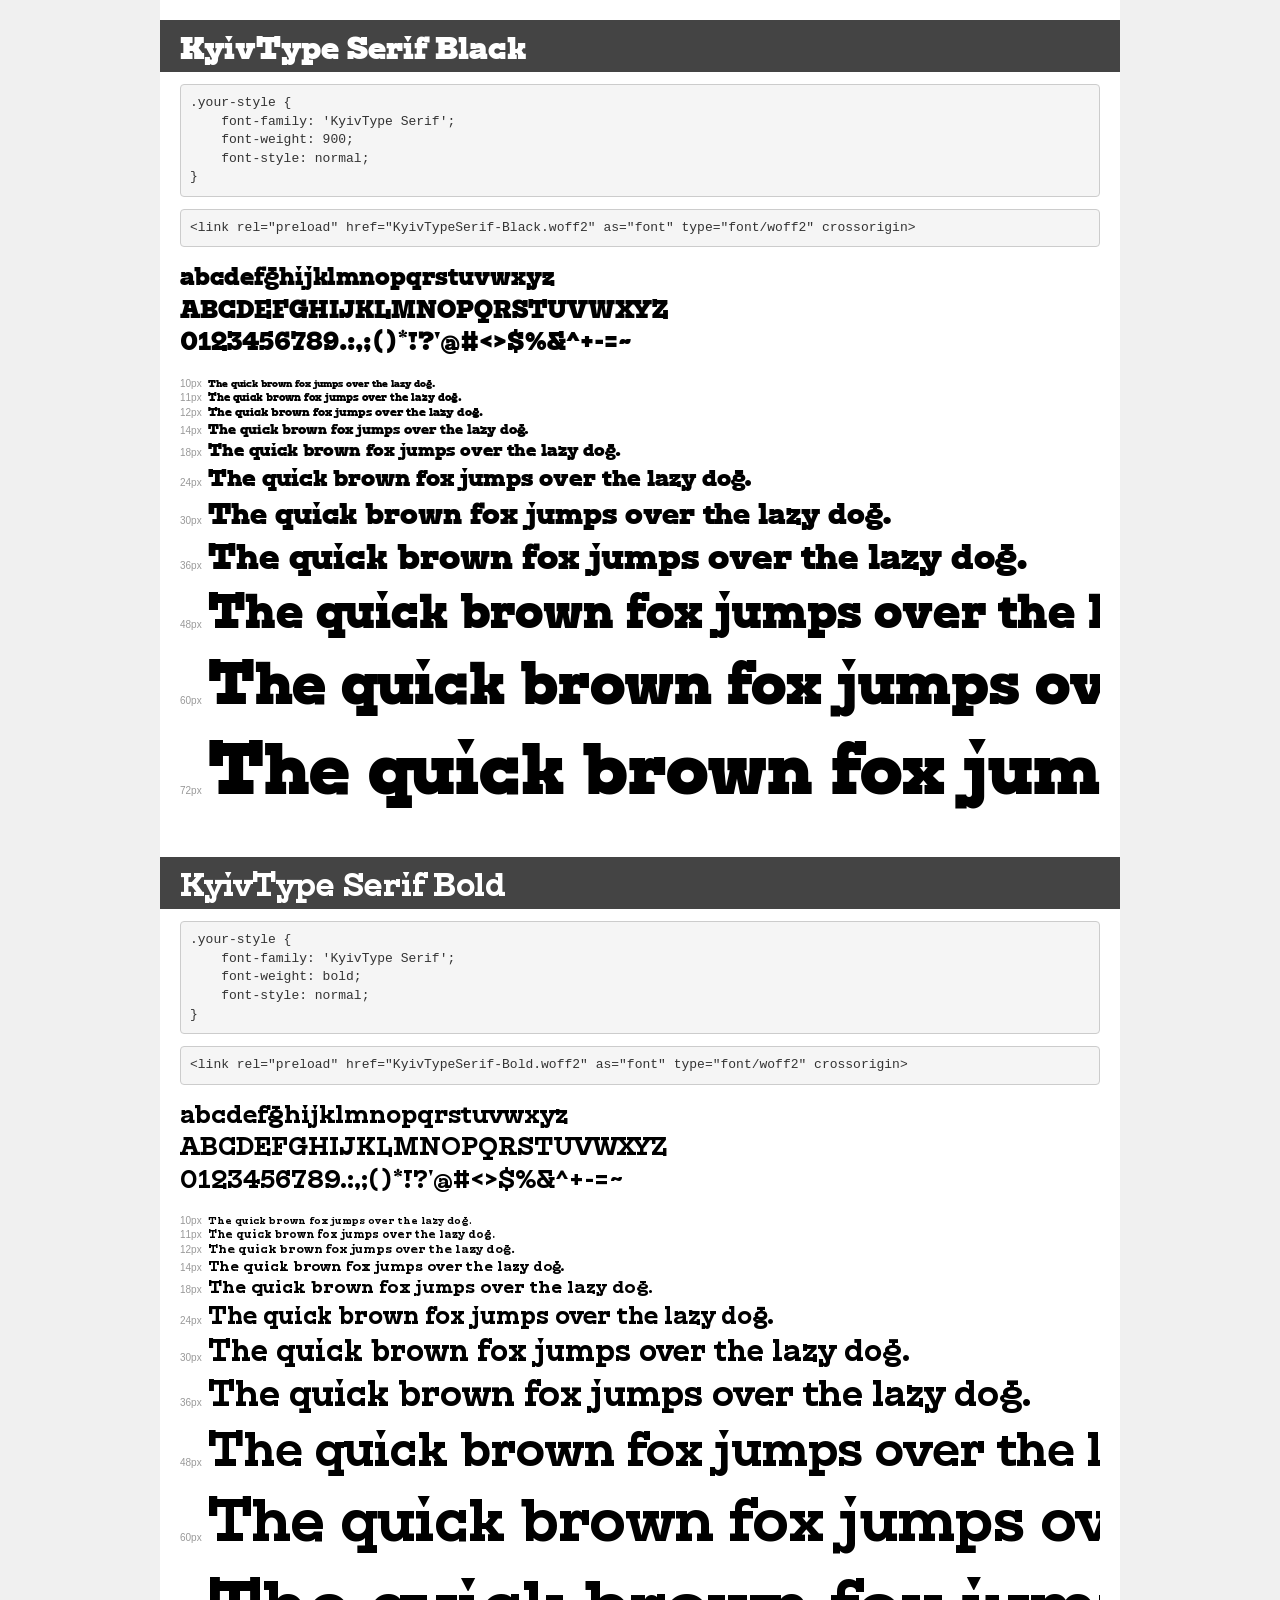
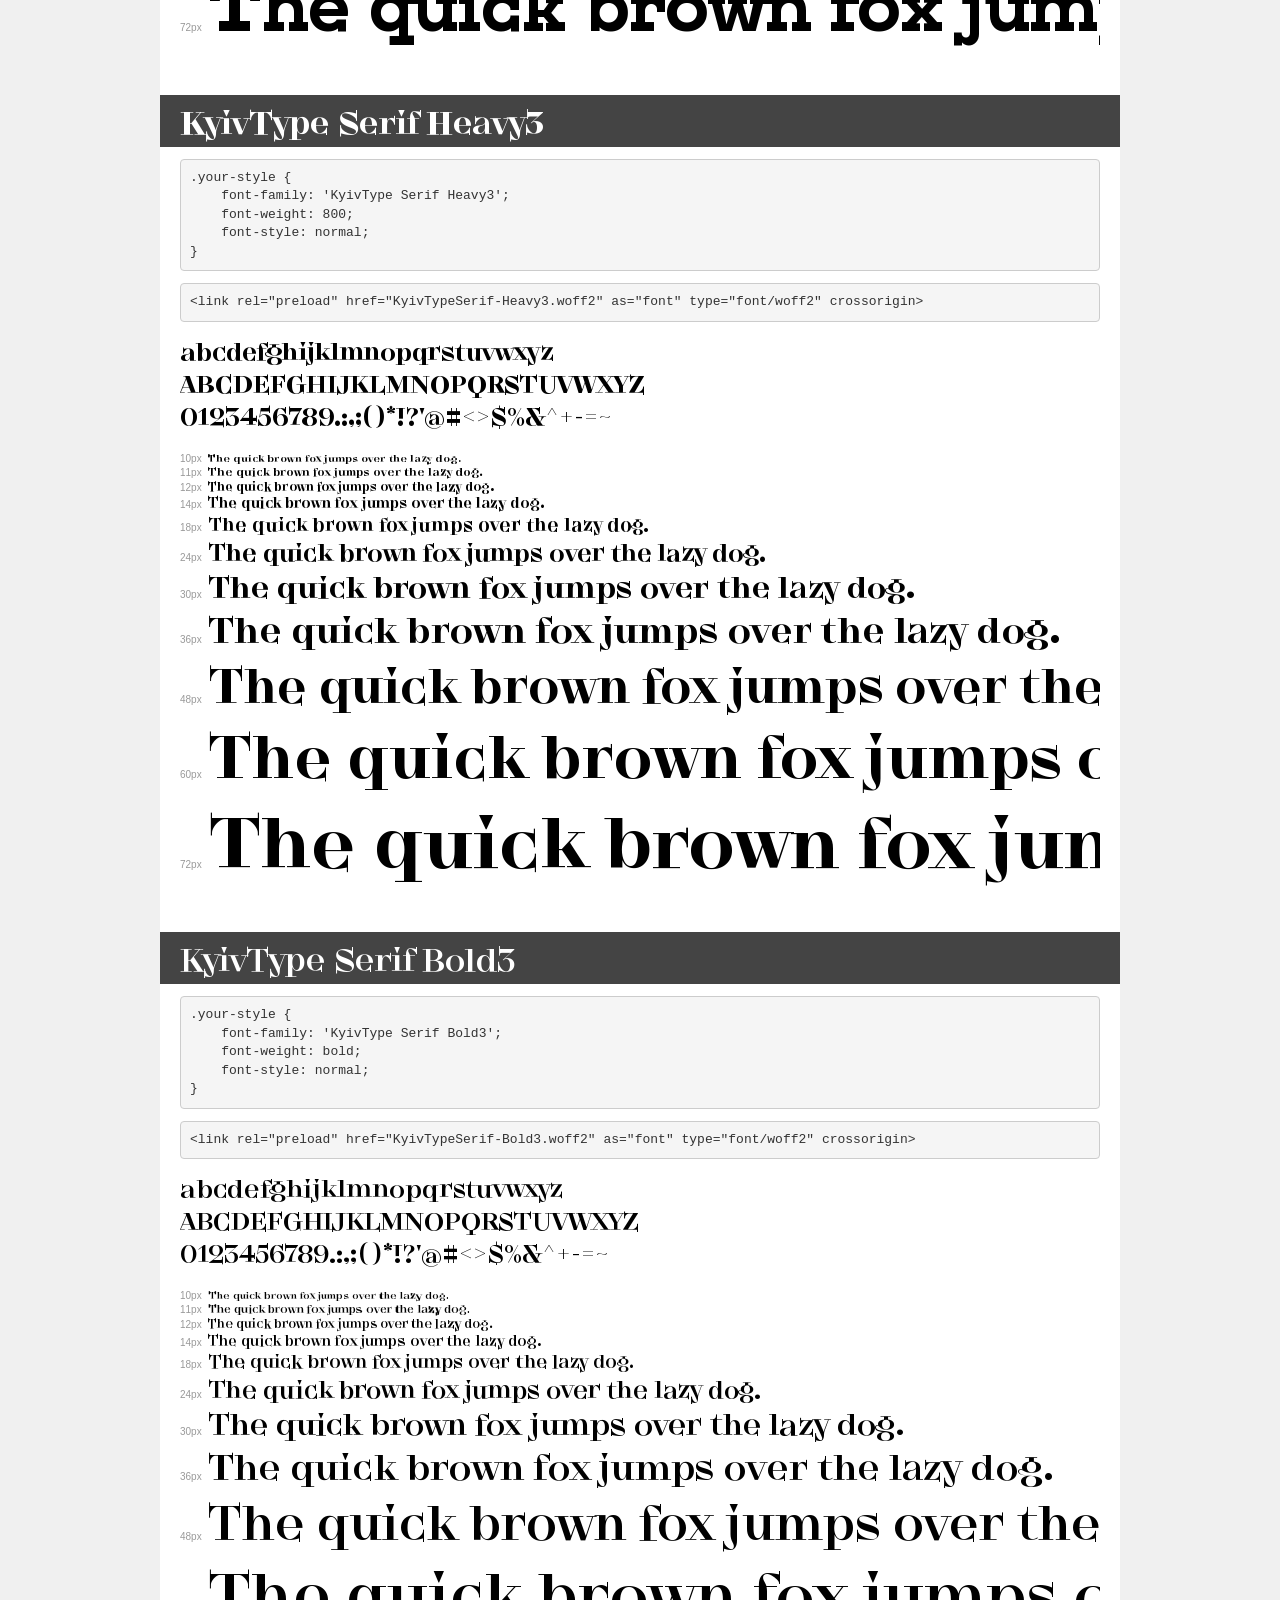
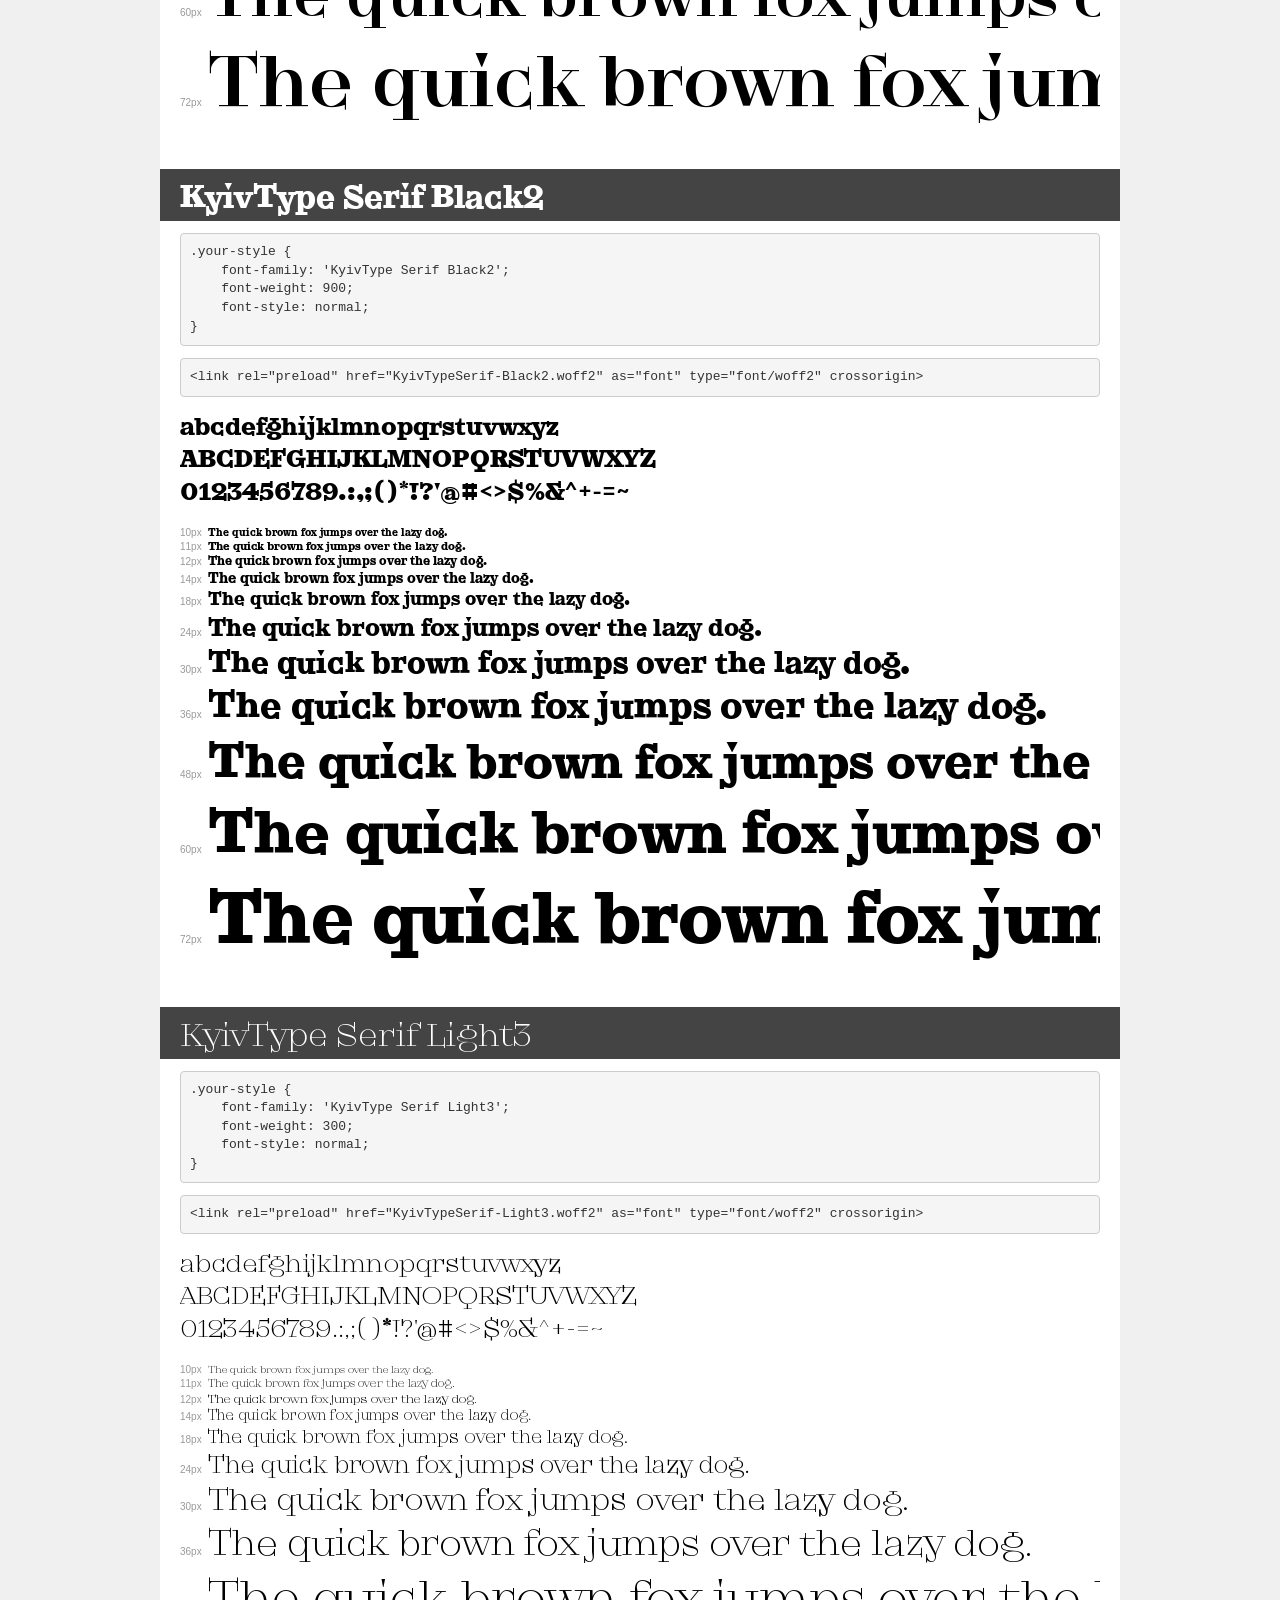
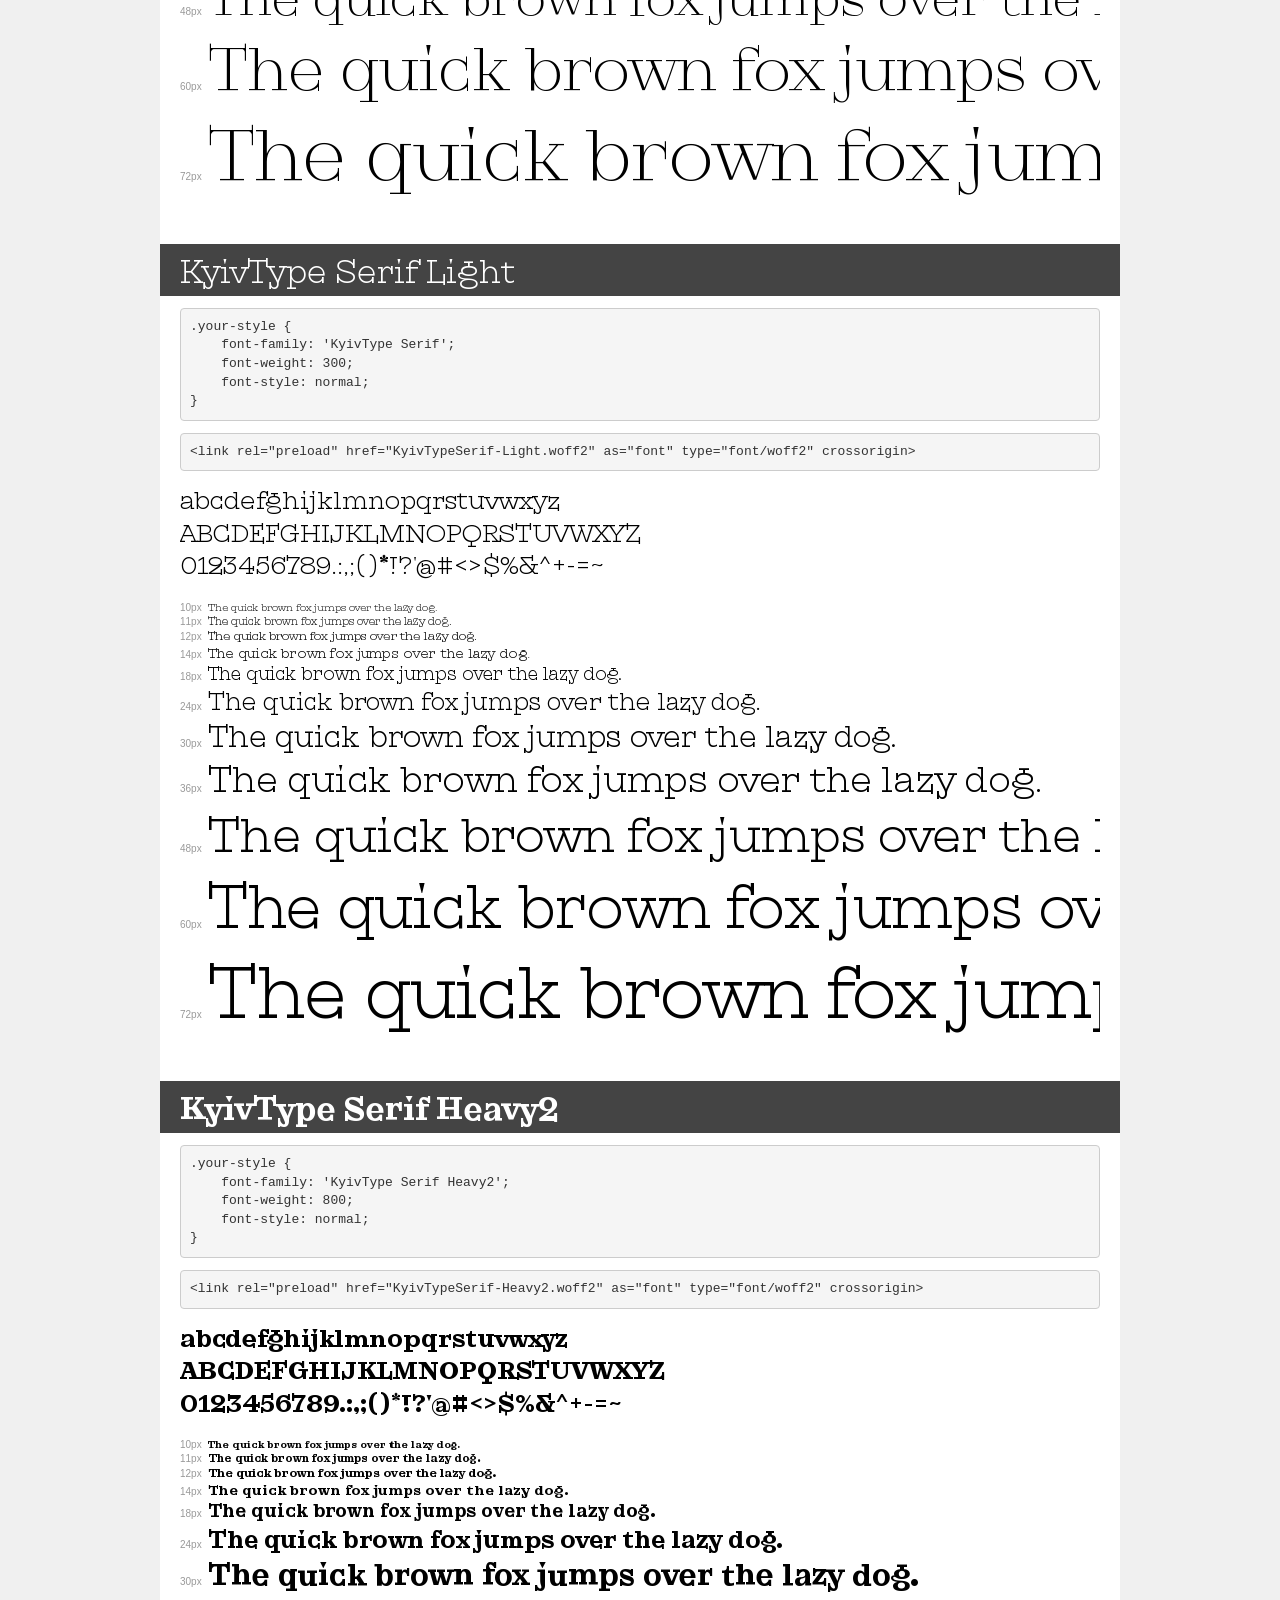
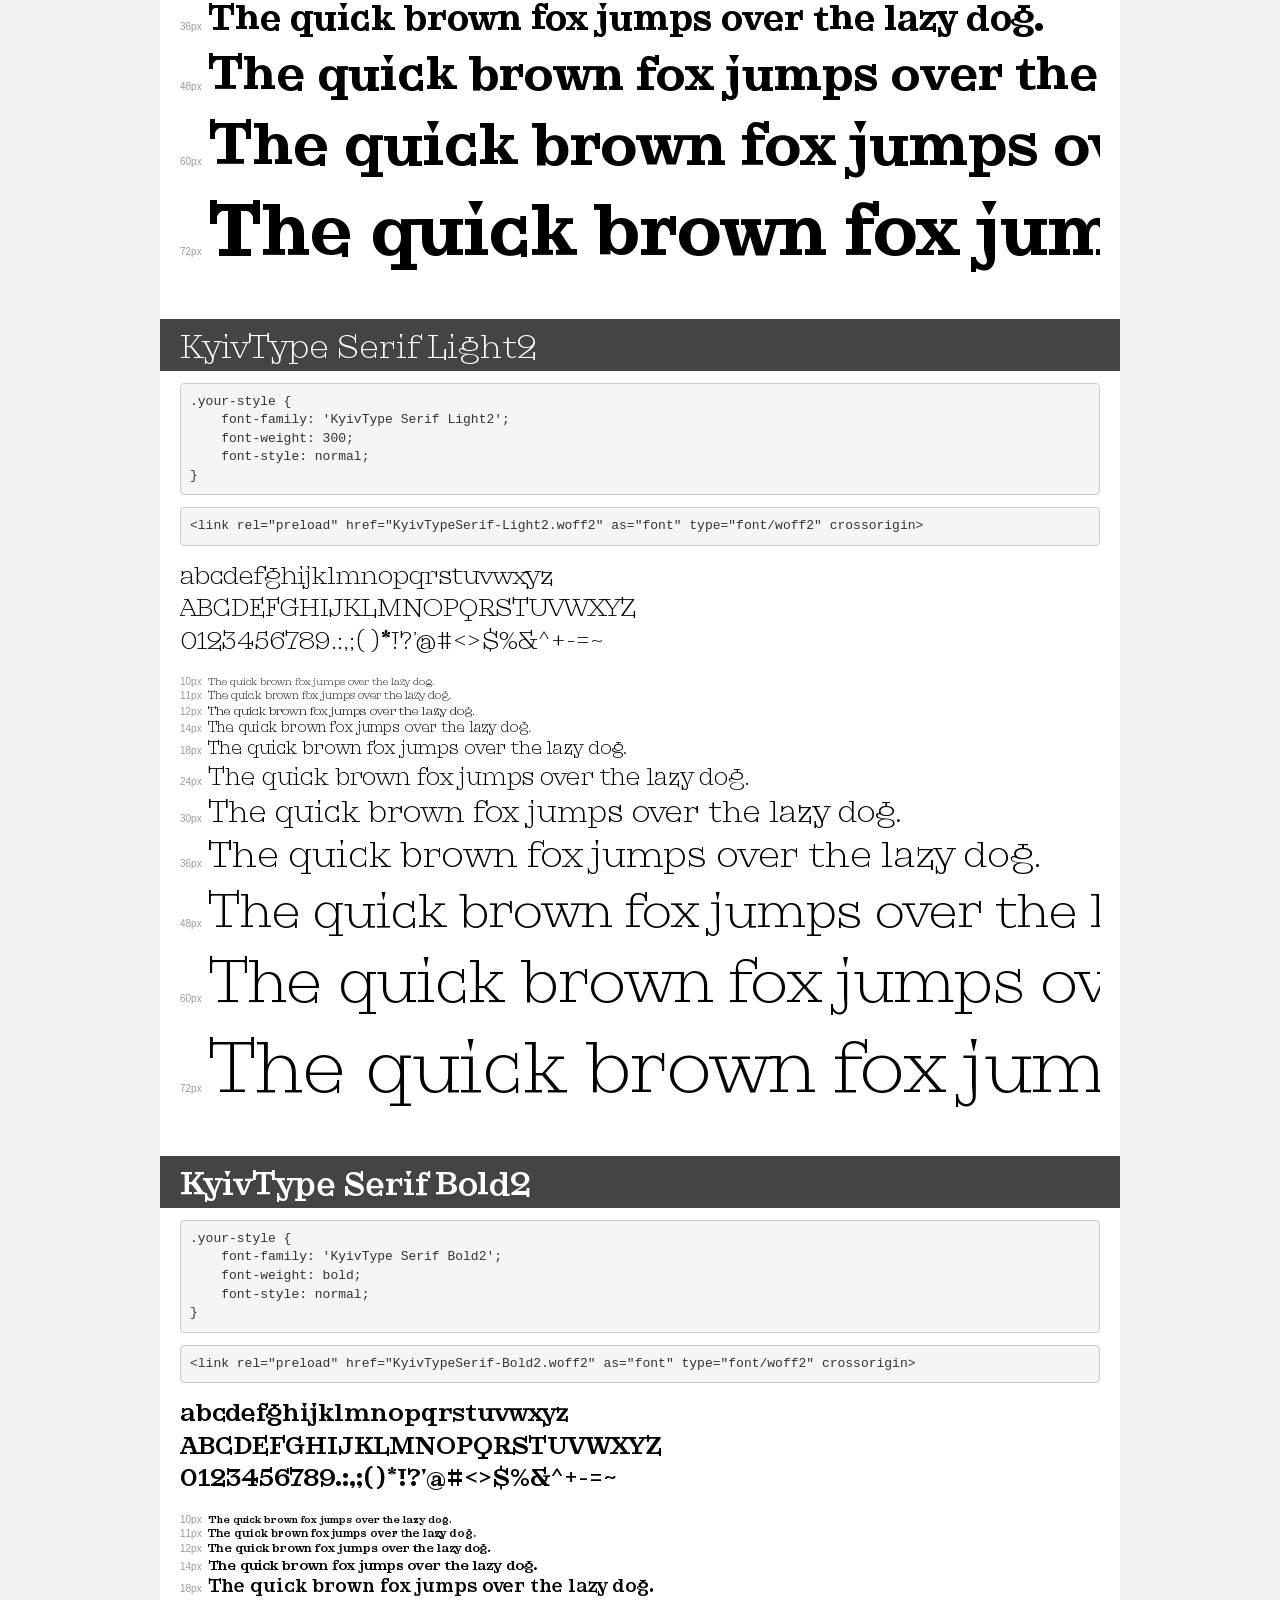
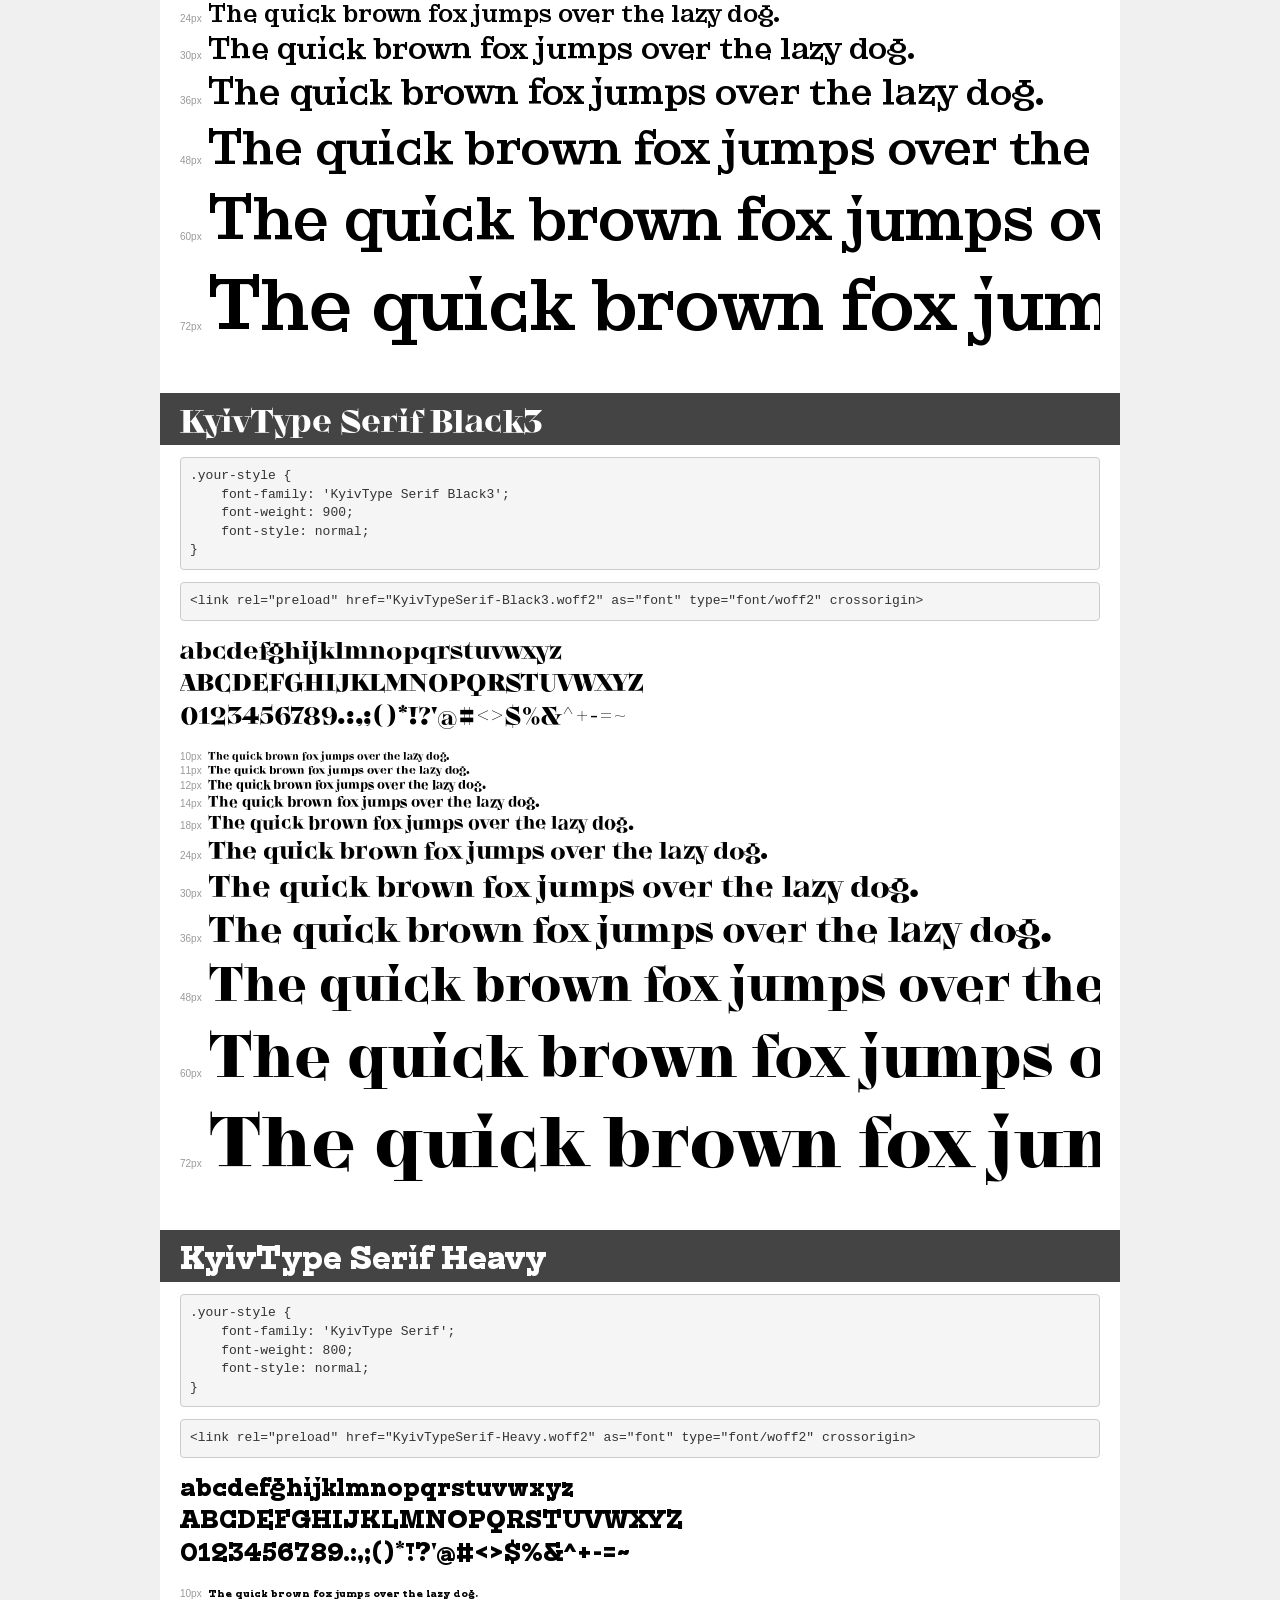
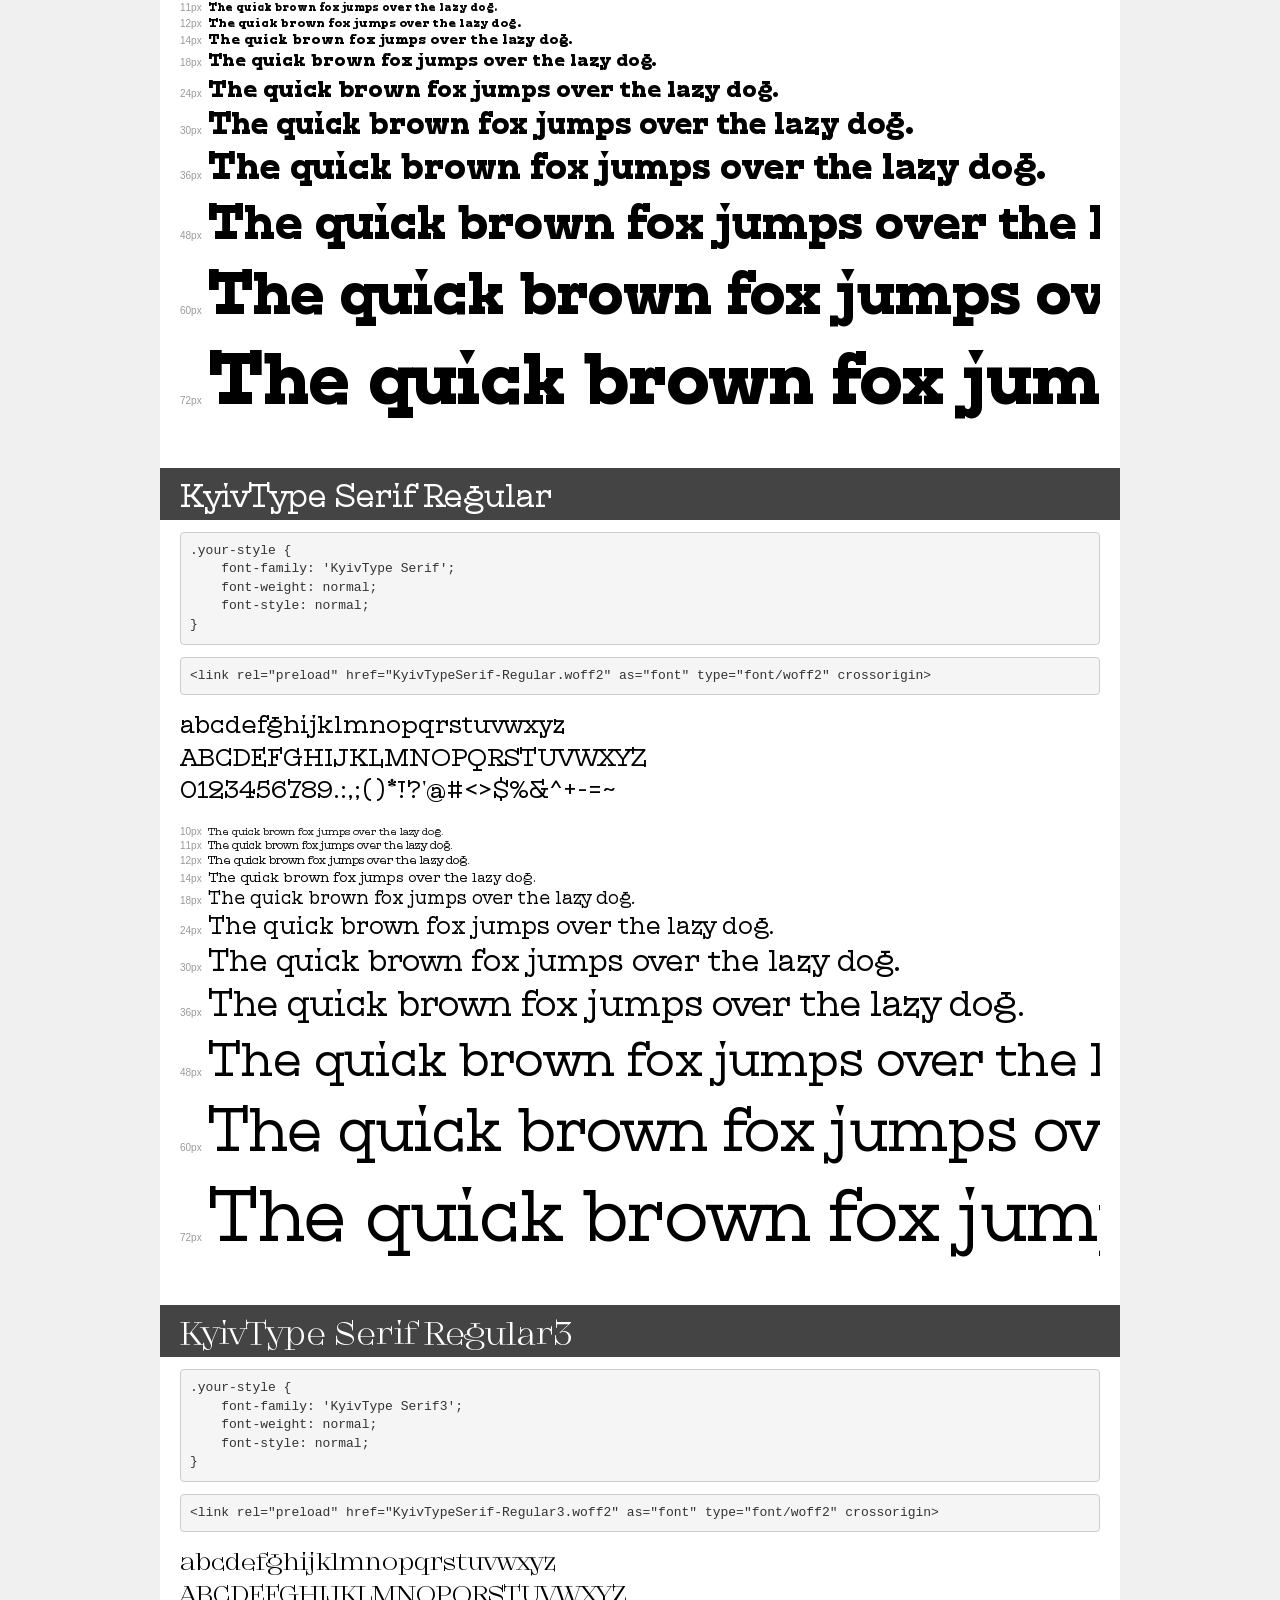
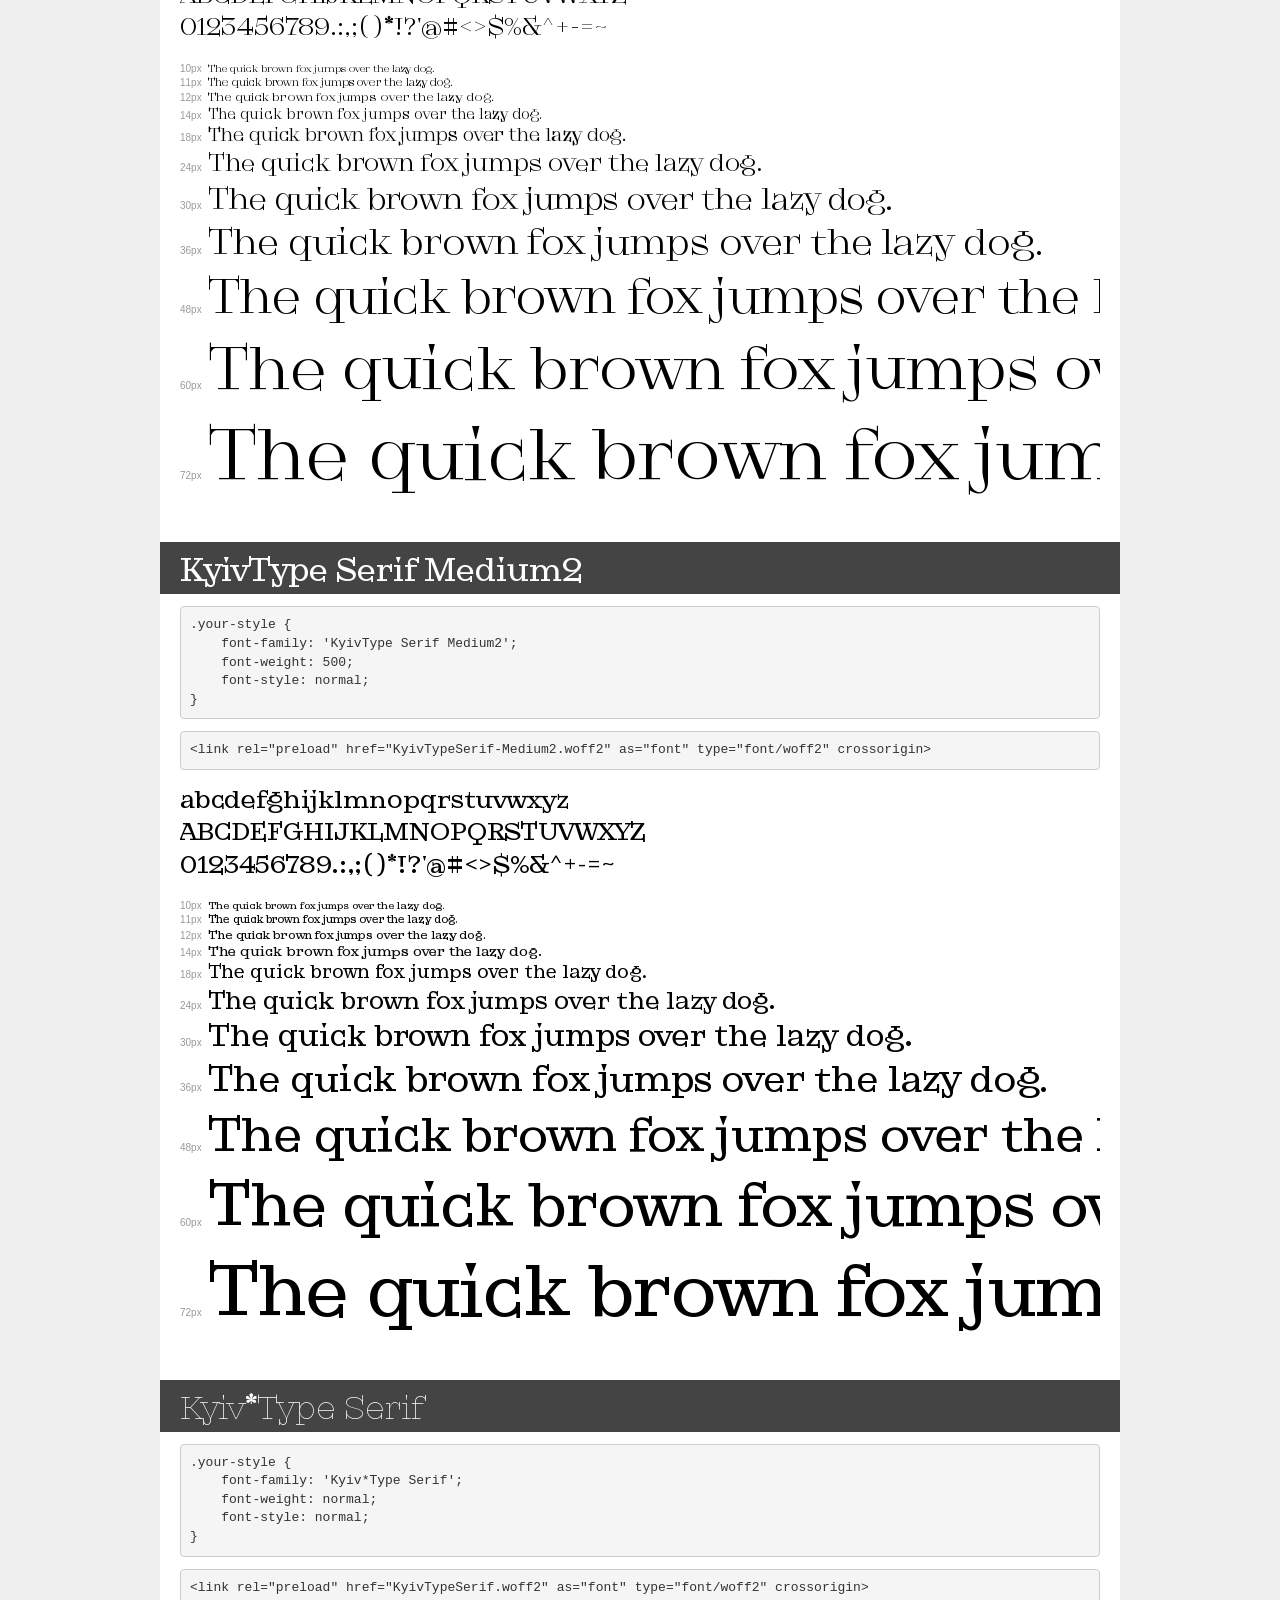
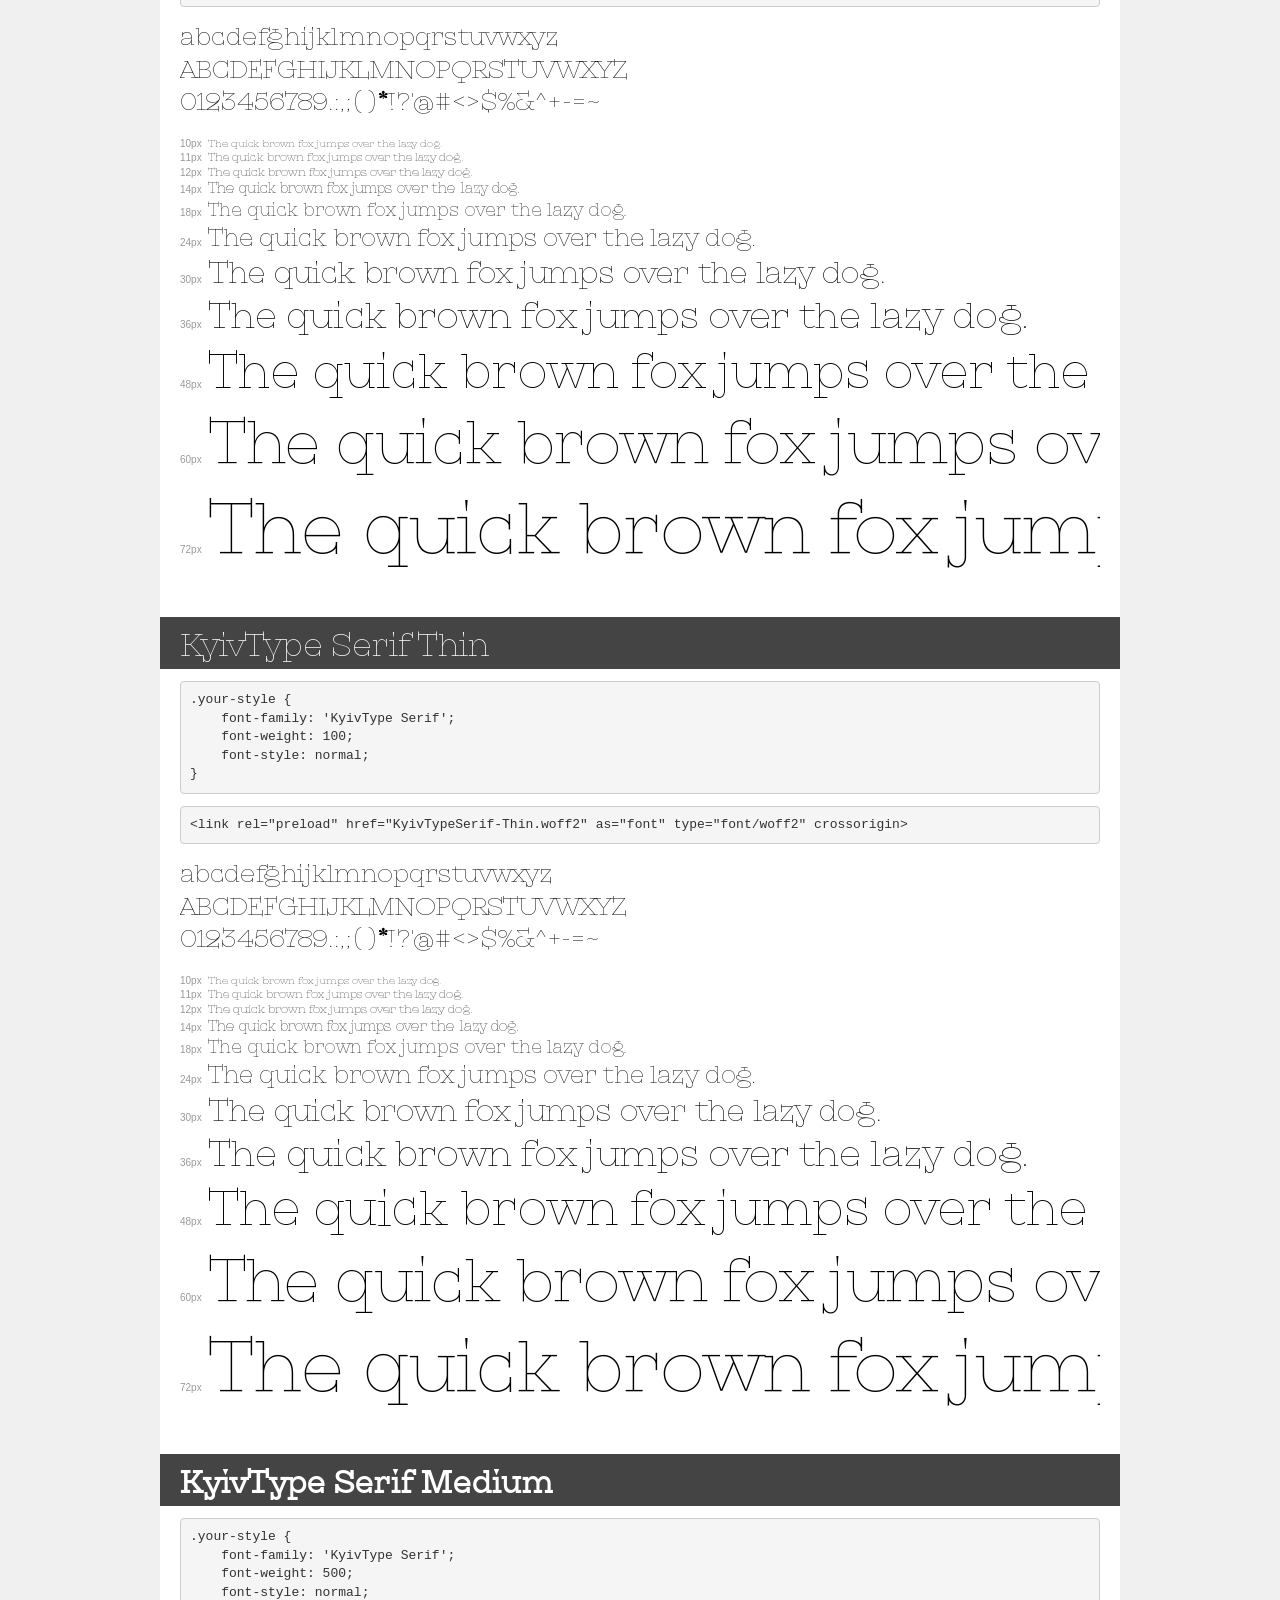
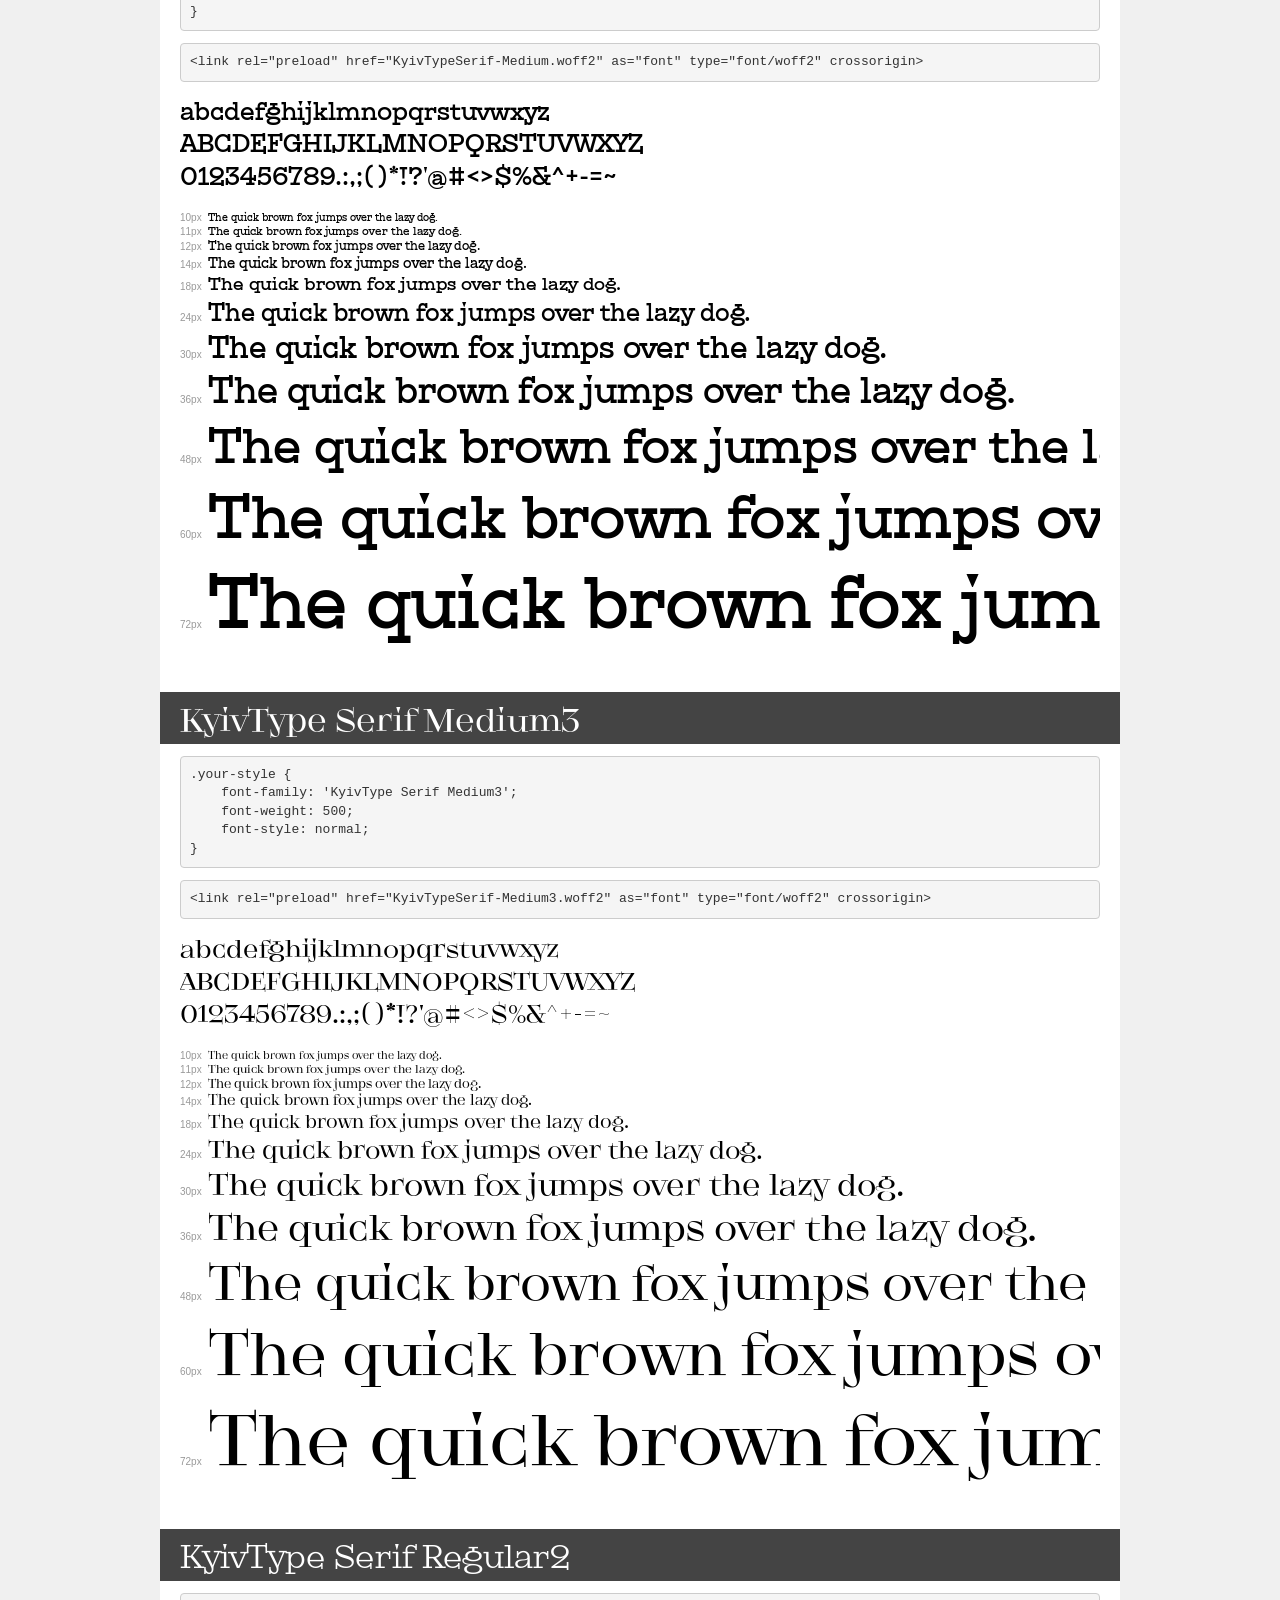
<file: assets/fonts/demo.html>
<!DOCTYPE html>
<html lang="en">
<head>
    <meta charset="utf-8">
    <meta http-equiv="X-UA-Compatible" content="IE=edge">
    <meta name="viewport" content="width=device-width, initial-scale=1">
    <meta name="robots" content="noindex, noarchive">
    <meta name="format-detection" content="telephone=no">
    <title>Transfonter demo</title>
    <link href="stylesheet.css" rel="stylesheet">
    <style>
        /*
        http://meyerweb.com/eric/tools/css/reset/
        v2.0 | 20110126
        License: none (public domain)
        */
        html, body, div, span, applet, object, iframe,
        h1, h2, h3, h4, h5, h6, p, blockquote, pre,
        a, abbr, acronym, address, big, cite, code,
        del, dfn, em, img, ins, kbd, q, s, samp,
        small, strike, strong, sub, sup, tt, var,
        b, u, i, center,
        dl, dt, dd, ol, ul, li,
        fieldset, form, label, legend,
        table, caption, tbody, tfoot, thead, tr, th, td,
        article, aside, canvas, details, embed,
        figure, figcaption, footer, header, hgroup,
        menu, nav, output, ruby, section, summary,
        time, mark, audio, video {
            margin: 0;
            padding: 0;
            border: 0;
            font-size: 100%;
            font: inherit;
            vertical-align: baseline;
        }
        /* HTML5 display-role reset for older browsers */
        article, aside, details, figcaption, figure,
        footer, header, hgroup, menu, nav, section {
            display: block;
        }
        body {
            line-height: 1;
        }
        ol, ul {
            list-style: none;
        }
        blockquote, q {
            quotes: none;
        }
        blockquote:before, blockquote:after,
        q:before, q:after {
            content: '';
            content: none;
        }
        table {
            border-collapse: collapse;
            border-spacing: 0;
        }
        /* demo styles */
        body {
            background: #f0f0f0;
            color: #000;
        }
        .page {
            background: #fff;
            width: 920px;
            margin: 0 auto;
            padding: 20px 20px 0 20px;
            overflow: hidden;
        }
        .font-container {
            overflow-x: auto;
            overflow-y: hidden;
            margin-bottom: 40px;
            line-height: 1.3;
            white-space: nowrap;
            padding-bottom: 5px;
        }
        h1 {
            position: relative;
            background: #444;
            font-size: 32px;
            color: #fff;
            padding: 10px 20px;
            margin: 0 -20px 12px -20px;
        }
        .letters {
            font-size: 25px;
            margin-bottom: 20px;
        }
        .s10:before {
            content: '10px';
        }
        .s11:before {
            content: '11px';
        }
        .s12:before {
            content: '12px';
        }
        .s14:before {
            content: '14px';
        }
        .s18:before {
            content: '18px';
        }
        .s24:before {
            content: '24px';
        }
        .s30:before {
            content: '30px';
        }
        .s36:before {
            content: '36px';
        }
        .s48:before {
            content: '48px';
        }
        .s60:before {
            content: '60px';
        }
        .s72:before {
            content: '72px';
        }
        .s10:before, .s11:before, .s12:before, .s14:before,
        .s18:before, .s24:before, .s30:before, .s36:before,
        .s48:before, .s60:before, .s72:before {
            font-family: Arial, sans-serif;
            font-size: 10px;
            font-weight: normal;
            font-style: normal;
            color: #999;
            padding-right: 6px;
        }
        pre {
            display: block;
            padding: 9px;
            margin: 0 0 12px;
            font-family: Monaco, Menlo, Consolas, "Courier New", monospace;
            font-size: 13px;
            line-height: 1.428571429;
            color: #333;
            font-weight: normal;
            font-style: normal;
            background-color: #f5f5f5;
            border: 1px solid #ccc;
            overflow-x: auto;
            border-radius: 4px;
        }
        /* responsive */
        @media (max-width: 959px) {
            .page {
                width: auto;
                margin: 0;
            }
        }
    </style>
</head>
<body>
<div class="page">
    <div class="demo">
        <h1 style="font-family: 'KyivType Serif'; font-weight: 900; font-style: normal;">KyivType Serif Black</h1>
        <pre title="Usage">.your-style {
    font-family: 'KyivType Serif';
    font-weight: 900;
    font-style: normal;
}</pre>
        <pre title="Preload (optional)">
&lt;link rel=&quot;preload&quot; href=&quot;KyivTypeSerif-Black.woff2&quot; as=&quot;font&quot; type=&quot;font/woff2&quot; crossorigin&gt;</pre>
        <div class="font-container" style="font-family: 'KyivType Serif'; font-weight: 900; font-style: normal;">
            <p class="letters">
                abcdefghijklmnopqrstuvwxyz<br>
ABCDEFGHIJKLMNOPQRSTUVWXYZ<br>
                0123456789.:,;()*!?'@#&lt;&gt;$%&^+-=~
            </p>
            <p class="s10" style="font-size: 10px;">The quick brown fox jumps over the lazy dog.</p>
            <p class="s11" style="font-size: 11px;">The quick brown fox jumps over the lazy dog.</p>
            <p class="s12" style="font-size: 12px;">The quick brown fox jumps over the lazy dog.</p>
            <p class="s14" style="font-size: 14px;">The quick brown fox jumps over the lazy dog.</p>
            <p class="s18" style="font-size: 18px;">The quick brown fox jumps over the lazy dog.</p>
            <p class="s24" style="font-size: 24px;">The quick brown fox jumps over the lazy dog.</p>
            <p class="s30" style="font-size: 30px;">The quick brown fox jumps over the lazy dog.</p>
            <p class="s36" style="font-size: 36px;">The quick brown fox jumps over the lazy dog.</p>
            <p class="s48" style="font-size: 48px;">The quick brown fox jumps over the lazy dog.</p>
            <p class="s60" style="font-size: 60px;">The quick brown fox jumps over the lazy dog.</p>
            <p class="s72" style="font-size: 72px;">The quick brown fox jumps over the lazy dog.</p>
        </div>
    </div>

    <div class="demo">
        <h1 style="font-family: 'KyivType Serif'; font-weight: bold; font-style: normal;">KyivType Serif Bold</h1>
        <pre title="Usage">.your-style {
    font-family: 'KyivType Serif';
    font-weight: bold;
    font-style: normal;
}</pre>
        <pre title="Preload (optional)">
&lt;link rel=&quot;preload&quot; href=&quot;KyivTypeSerif-Bold.woff2&quot; as=&quot;font&quot; type=&quot;font/woff2&quot; crossorigin&gt;</pre>
        <div class="font-container" style="font-family: 'KyivType Serif'; font-weight: bold; font-style: normal;">
            <p class="letters">
                abcdefghijklmnopqrstuvwxyz<br>
ABCDEFGHIJKLMNOPQRSTUVWXYZ<br>
                0123456789.:,;()*!?'@#&lt;&gt;$%&^+-=~
            </p>
            <p class="s10" style="font-size: 10px;">The quick brown fox jumps over the lazy dog.</p>
            <p class="s11" style="font-size: 11px;">The quick brown fox jumps over the lazy dog.</p>
            <p class="s12" style="font-size: 12px;">The quick brown fox jumps over the lazy dog.</p>
            <p class="s14" style="font-size: 14px;">The quick brown fox jumps over the lazy dog.</p>
            <p class="s18" style="font-size: 18px;">The quick brown fox jumps over the lazy dog.</p>
            <p class="s24" style="font-size: 24px;">The quick brown fox jumps over the lazy dog.</p>
            <p class="s30" style="font-size: 30px;">The quick brown fox jumps over the lazy dog.</p>
            <p class="s36" style="font-size: 36px;">The quick brown fox jumps over the lazy dog.</p>
            <p class="s48" style="font-size: 48px;">The quick brown fox jumps over the lazy dog.</p>
            <p class="s60" style="font-size: 60px;">The quick brown fox jumps over the lazy dog.</p>
            <p class="s72" style="font-size: 72px;">The quick brown fox jumps over the lazy dog.</p>
        </div>
    </div>

    <div class="demo">
        <h1 style="font-family: 'KyivType Serif Heavy3'; font-weight: 800; font-style: normal;">KyivType Serif Heavy3</h1>
        <pre title="Usage">.your-style {
    font-family: 'KyivType Serif Heavy3';
    font-weight: 800;
    font-style: normal;
}</pre>
        <pre title="Preload (optional)">
&lt;link rel=&quot;preload&quot; href=&quot;KyivTypeSerif-Heavy3.woff2&quot; as=&quot;font&quot; type=&quot;font/woff2&quot; crossorigin&gt;</pre>
        <div class="font-container" style="font-family: 'KyivType Serif Heavy3'; font-weight: 800; font-style: normal;">
            <p class="letters">
                abcdefghijklmnopqrstuvwxyz<br>
ABCDEFGHIJKLMNOPQRSTUVWXYZ<br>
                0123456789.:,;()*!?'@#&lt;&gt;$%&^+-=~
            </p>
            <p class="s10" style="font-size: 10px;">The quick brown fox jumps over the lazy dog.</p>
            <p class="s11" style="font-size: 11px;">The quick brown fox jumps over the lazy dog.</p>
            <p class="s12" style="font-size: 12px;">The quick brown fox jumps over the lazy dog.</p>
            <p class="s14" style="font-size: 14px;">The quick brown fox jumps over the lazy dog.</p>
            <p class="s18" style="font-size: 18px;">The quick brown fox jumps over the lazy dog.</p>
            <p class="s24" style="font-size: 24px;">The quick brown fox jumps over the lazy dog.</p>
            <p class="s30" style="font-size: 30px;">The quick brown fox jumps over the lazy dog.</p>
            <p class="s36" style="font-size: 36px;">The quick brown fox jumps over the lazy dog.</p>
            <p class="s48" style="font-size: 48px;">The quick brown fox jumps over the lazy dog.</p>
            <p class="s60" style="font-size: 60px;">The quick brown fox jumps over the lazy dog.</p>
            <p class="s72" style="font-size: 72px;">The quick brown fox jumps over the lazy dog.</p>
        </div>
    </div>

    <div class="demo">
        <h1 style="font-family: 'KyivType Serif Bold3'; font-weight: bold; font-style: normal;">KyivType Serif Bold3</h1>
        <pre title="Usage">.your-style {
    font-family: 'KyivType Serif Bold3';
    font-weight: bold;
    font-style: normal;
}</pre>
        <pre title="Preload (optional)">
&lt;link rel=&quot;preload&quot; href=&quot;KyivTypeSerif-Bold3.woff2&quot; as=&quot;font&quot; type=&quot;font/woff2&quot; crossorigin&gt;</pre>
        <div class="font-container" style="font-family: 'KyivType Serif Bold3'; font-weight: bold; font-style: normal;">
            <p class="letters">
                abcdefghijklmnopqrstuvwxyz<br>
ABCDEFGHIJKLMNOPQRSTUVWXYZ<br>
                0123456789.:,;()*!?'@#&lt;&gt;$%&^+-=~
            </p>
            <p class="s10" style="font-size: 10px;">The quick brown fox jumps over the lazy dog.</p>
            <p class="s11" style="font-size: 11px;">The quick brown fox jumps over the lazy dog.</p>
            <p class="s12" style="font-size: 12px;">The quick brown fox jumps over the lazy dog.</p>
            <p class="s14" style="font-size: 14px;">The quick brown fox jumps over the lazy dog.</p>
            <p class="s18" style="font-size: 18px;">The quick brown fox jumps over the lazy dog.</p>
            <p class="s24" style="font-size: 24px;">The quick brown fox jumps over the lazy dog.</p>
            <p class="s30" style="font-size: 30px;">The quick brown fox jumps over the lazy dog.</p>
            <p class="s36" style="font-size: 36px;">The quick brown fox jumps over the lazy dog.</p>
            <p class="s48" style="font-size: 48px;">The quick brown fox jumps over the lazy dog.</p>
            <p class="s60" style="font-size: 60px;">The quick brown fox jumps over the lazy dog.</p>
            <p class="s72" style="font-size: 72px;">The quick brown fox jumps over the lazy dog.</p>
        </div>
    </div>

    <div class="demo">
        <h1 style="font-family: 'KyivType Serif Black2'; font-weight: 900; font-style: normal;">KyivType Serif Black2</h1>
        <pre title="Usage">.your-style {
    font-family: 'KyivType Serif Black2';
    font-weight: 900;
    font-style: normal;
}</pre>
        <pre title="Preload (optional)">
&lt;link rel=&quot;preload&quot; href=&quot;KyivTypeSerif-Black2.woff2&quot; as=&quot;font&quot; type=&quot;font/woff2&quot; crossorigin&gt;</pre>
        <div class="font-container" style="font-family: 'KyivType Serif Black2'; font-weight: 900; font-style: normal;">
            <p class="letters">
                abcdefghijklmnopqrstuvwxyz<br>
ABCDEFGHIJKLMNOPQRSTUVWXYZ<br>
                0123456789.:,;()*!?'@#&lt;&gt;$%&^+-=~
            </p>
            <p class="s10" style="font-size: 10px;">The quick brown fox jumps over the lazy dog.</p>
            <p class="s11" style="font-size: 11px;">The quick brown fox jumps over the lazy dog.</p>
            <p class="s12" style="font-size: 12px;">The quick brown fox jumps over the lazy dog.</p>
            <p class="s14" style="font-size: 14px;">The quick brown fox jumps over the lazy dog.</p>
            <p class="s18" style="font-size: 18px;">The quick brown fox jumps over the lazy dog.</p>
            <p class="s24" style="font-size: 24px;">The quick brown fox jumps over the lazy dog.</p>
            <p class="s30" style="font-size: 30px;">The quick brown fox jumps over the lazy dog.</p>
            <p class="s36" style="font-size: 36px;">The quick brown fox jumps over the lazy dog.</p>
            <p class="s48" style="font-size: 48px;">The quick brown fox jumps over the lazy dog.</p>
            <p class="s60" style="font-size: 60px;">The quick brown fox jumps over the lazy dog.</p>
            <p class="s72" style="font-size: 72px;">The quick brown fox jumps over the lazy dog.</p>
        </div>
    </div>

    <div class="demo">
        <h1 style="font-family: 'KyivType Serif Light3'; font-weight: 300; font-style: normal;">KyivType Serif Light3</h1>
        <pre title="Usage">.your-style {
    font-family: 'KyivType Serif Light3';
    font-weight: 300;
    font-style: normal;
}</pre>
        <pre title="Preload (optional)">
&lt;link rel=&quot;preload&quot; href=&quot;KyivTypeSerif-Light3.woff2&quot; as=&quot;font&quot; type=&quot;font/woff2&quot; crossorigin&gt;</pre>
        <div class="font-container" style="font-family: 'KyivType Serif Light3'; font-weight: 300; font-style: normal;">
            <p class="letters">
                abcdefghijklmnopqrstuvwxyz<br>
ABCDEFGHIJKLMNOPQRSTUVWXYZ<br>
                0123456789.:,;()*!?'@#&lt;&gt;$%&^+-=~
            </p>
            <p class="s10" style="font-size: 10px;">The quick brown fox jumps over the lazy dog.</p>
            <p class="s11" style="font-size: 11px;">The quick brown fox jumps over the lazy dog.</p>
            <p class="s12" style="font-size: 12px;">The quick brown fox jumps over the lazy dog.</p>
            <p class="s14" style="font-size: 14px;">The quick brown fox jumps over the lazy dog.</p>
            <p class="s18" style="font-size: 18px;">The quick brown fox jumps over the lazy dog.</p>
            <p class="s24" style="font-size: 24px;">The quick brown fox jumps over the lazy dog.</p>
            <p class="s30" style="font-size: 30px;">The quick brown fox jumps over the lazy dog.</p>
            <p class="s36" style="font-size: 36px;">The quick brown fox jumps over the lazy dog.</p>
            <p class="s48" style="font-size: 48px;">The quick brown fox jumps over the lazy dog.</p>
            <p class="s60" style="font-size: 60px;">The quick brown fox jumps over the lazy dog.</p>
            <p class="s72" style="font-size: 72px;">The quick brown fox jumps over the lazy dog.</p>
        </div>
    </div>

    <div class="demo">
        <h1 style="font-family: 'KyivType Serif'; font-weight: 300; font-style: normal;">KyivType Serif Light</h1>
        <pre title="Usage">.your-style {
    font-family: 'KyivType Serif';
    font-weight: 300;
    font-style: normal;
}</pre>
        <pre title="Preload (optional)">
&lt;link rel=&quot;preload&quot; href=&quot;KyivTypeSerif-Light.woff2&quot; as=&quot;font&quot; type=&quot;font/woff2&quot; crossorigin&gt;</pre>
        <div class="font-container" style="font-family: 'KyivType Serif'; font-weight: 300; font-style: normal;">
            <p class="letters">
                abcdefghijklmnopqrstuvwxyz<br>
ABCDEFGHIJKLMNOPQRSTUVWXYZ<br>
                0123456789.:,;()*!?'@#&lt;&gt;$%&^+-=~
            </p>
            <p class="s10" style="font-size: 10px;">The quick brown fox jumps over the lazy dog.</p>
            <p class="s11" style="font-size: 11px;">The quick brown fox jumps over the lazy dog.</p>
            <p class="s12" style="font-size: 12px;">The quick brown fox jumps over the lazy dog.</p>
            <p class="s14" style="font-size: 14px;">The quick brown fox jumps over the lazy dog.</p>
            <p class="s18" style="font-size: 18px;">The quick brown fox jumps over the lazy dog.</p>
            <p class="s24" style="font-size: 24px;">The quick brown fox jumps over the lazy dog.</p>
            <p class="s30" style="font-size: 30px;">The quick brown fox jumps over the lazy dog.</p>
            <p class="s36" style="font-size: 36px;">The quick brown fox jumps over the lazy dog.</p>
            <p class="s48" style="font-size: 48px;">The quick brown fox jumps over the lazy dog.</p>
            <p class="s60" style="font-size: 60px;">The quick brown fox jumps over the lazy dog.</p>
            <p class="s72" style="font-size: 72px;">The quick brown fox jumps over the lazy dog.</p>
        </div>
    </div>

    <div class="demo">
        <h1 style="font-family: 'KyivType Serif Heavy2'; font-weight: 800; font-style: normal;">KyivType Serif Heavy2</h1>
        <pre title="Usage">.your-style {
    font-family: 'KyivType Serif Heavy2';
    font-weight: 800;
    font-style: normal;
}</pre>
        <pre title="Preload (optional)">
&lt;link rel=&quot;preload&quot; href=&quot;KyivTypeSerif-Heavy2.woff2&quot; as=&quot;font&quot; type=&quot;font/woff2&quot; crossorigin&gt;</pre>
        <div class="font-container" style="font-family: 'KyivType Serif Heavy2'; font-weight: 800; font-style: normal;">
            <p class="letters">
                abcdefghijklmnopqrstuvwxyz<br>
ABCDEFGHIJKLMNOPQRSTUVWXYZ<br>
                0123456789.:,;()*!?'@#&lt;&gt;$%&^+-=~
            </p>
            <p class="s10" style="font-size: 10px;">The quick brown fox jumps over the lazy dog.</p>
            <p class="s11" style="font-size: 11px;">The quick brown fox jumps over the lazy dog.</p>
            <p class="s12" style="font-size: 12px;">The quick brown fox jumps over the lazy dog.</p>
            <p class="s14" style="font-size: 14px;">The quick brown fox jumps over the lazy dog.</p>
            <p class="s18" style="font-size: 18px;">The quick brown fox jumps over the lazy dog.</p>
            <p class="s24" style="font-size: 24px;">The quick brown fox jumps over the lazy dog.</p>
            <p class="s30" style="font-size: 30px;">The quick brown fox jumps over the lazy dog.</p>
            <p class="s36" style="font-size: 36px;">The quick brown fox jumps over the lazy dog.</p>
            <p class="s48" style="font-size: 48px;">The quick brown fox jumps over the lazy dog.</p>
            <p class="s60" style="font-size: 60px;">The quick brown fox jumps over the lazy dog.</p>
            <p class="s72" style="font-size: 72px;">The quick brown fox jumps over the lazy dog.</p>
        </div>
    </div>

    <div class="demo">
        <h1 style="font-family: 'KyivType Serif Light2'; font-weight: 300; font-style: normal;">KyivType Serif Light2</h1>
        <pre title="Usage">.your-style {
    font-family: 'KyivType Serif Light2';
    font-weight: 300;
    font-style: normal;
}</pre>
        <pre title="Preload (optional)">
&lt;link rel=&quot;preload&quot; href=&quot;KyivTypeSerif-Light2.woff2&quot; as=&quot;font&quot; type=&quot;font/woff2&quot; crossorigin&gt;</pre>
        <div class="font-container" style="font-family: 'KyivType Serif Light2'; font-weight: 300; font-style: normal;">
            <p class="letters">
                abcdefghijklmnopqrstuvwxyz<br>
ABCDEFGHIJKLMNOPQRSTUVWXYZ<br>
                0123456789.:,;()*!?'@#&lt;&gt;$%&^+-=~
            </p>
            <p class="s10" style="font-size: 10px;">The quick brown fox jumps over the lazy dog.</p>
            <p class="s11" style="font-size: 11px;">The quick brown fox jumps over the lazy dog.</p>
            <p class="s12" style="font-size: 12px;">The quick brown fox jumps over the lazy dog.</p>
            <p class="s14" style="font-size: 14px;">The quick brown fox jumps over the lazy dog.</p>
            <p class="s18" style="font-size: 18px;">The quick brown fox jumps over the lazy dog.</p>
            <p class="s24" style="font-size: 24px;">The quick brown fox jumps over the lazy dog.</p>
            <p class="s30" style="font-size: 30px;">The quick brown fox jumps over the lazy dog.</p>
            <p class="s36" style="font-size: 36px;">The quick brown fox jumps over the lazy dog.</p>
            <p class="s48" style="font-size: 48px;">The quick brown fox jumps over the lazy dog.</p>
            <p class="s60" style="font-size: 60px;">The quick brown fox jumps over the lazy dog.</p>
            <p class="s72" style="font-size: 72px;">The quick brown fox jumps over the lazy dog.</p>
        </div>
    </div>

    <div class="demo">
        <h1 style="font-family: 'KyivType Serif Bold2'; font-weight: bold; font-style: normal;">KyivType Serif Bold2</h1>
        <pre title="Usage">.your-style {
    font-family: 'KyivType Serif Bold2';
    font-weight: bold;
    font-style: normal;
}</pre>
        <pre title="Preload (optional)">
&lt;link rel=&quot;preload&quot; href=&quot;KyivTypeSerif-Bold2.woff2&quot; as=&quot;font&quot; type=&quot;font/woff2&quot; crossorigin&gt;</pre>
        <div class="font-container" style="font-family: 'KyivType Serif Bold2'; font-weight: bold; font-style: normal;">
            <p class="letters">
                abcdefghijklmnopqrstuvwxyz<br>
ABCDEFGHIJKLMNOPQRSTUVWXYZ<br>
                0123456789.:,;()*!?'@#&lt;&gt;$%&^+-=~
            </p>
            <p class="s10" style="font-size: 10px;">The quick brown fox jumps over the lazy dog.</p>
            <p class="s11" style="font-size: 11px;">The quick brown fox jumps over the lazy dog.</p>
            <p class="s12" style="font-size: 12px;">The quick brown fox jumps over the lazy dog.</p>
            <p class="s14" style="font-size: 14px;">The quick brown fox jumps over the lazy dog.</p>
            <p class="s18" style="font-size: 18px;">The quick brown fox jumps over the lazy dog.</p>
            <p class="s24" style="font-size: 24px;">The quick brown fox jumps over the lazy dog.</p>
            <p class="s30" style="font-size: 30px;">The quick brown fox jumps over the lazy dog.</p>
            <p class="s36" style="font-size: 36px;">The quick brown fox jumps over the lazy dog.</p>
            <p class="s48" style="font-size: 48px;">The quick brown fox jumps over the lazy dog.</p>
            <p class="s60" style="font-size: 60px;">The quick brown fox jumps over the lazy dog.</p>
            <p class="s72" style="font-size: 72px;">The quick brown fox jumps over the lazy dog.</p>
        </div>
    </div>

    <div class="demo">
        <h1 style="font-family: 'KyivType Serif Black3'; font-weight: 900; font-style: normal;">KyivType Serif Black3</h1>
        <pre title="Usage">.your-style {
    font-family: 'KyivType Serif Black3';
    font-weight: 900;
    font-style: normal;
}</pre>
        <pre title="Preload (optional)">
&lt;link rel=&quot;preload&quot; href=&quot;KyivTypeSerif-Black3.woff2&quot; as=&quot;font&quot; type=&quot;font/woff2&quot; crossorigin&gt;</pre>
        <div class="font-container" style="font-family: 'KyivType Serif Black3'; font-weight: 900; font-style: normal;">
            <p class="letters">
                abcdefghijklmnopqrstuvwxyz<br>
ABCDEFGHIJKLMNOPQRSTUVWXYZ<br>
                0123456789.:,;()*!?'@#&lt;&gt;$%&^+-=~
            </p>
            <p class="s10" style="font-size: 10px;">The quick brown fox jumps over the lazy dog.</p>
            <p class="s11" style="font-size: 11px;">The quick brown fox jumps over the lazy dog.</p>
            <p class="s12" style="font-size: 12px;">The quick brown fox jumps over the lazy dog.</p>
            <p class="s14" style="font-size: 14px;">The quick brown fox jumps over the lazy dog.</p>
            <p class="s18" style="font-size: 18px;">The quick brown fox jumps over the lazy dog.</p>
            <p class="s24" style="font-size: 24px;">The quick brown fox jumps over the lazy dog.</p>
            <p class="s30" style="font-size: 30px;">The quick brown fox jumps over the lazy dog.</p>
            <p class="s36" style="font-size: 36px;">The quick brown fox jumps over the lazy dog.</p>
            <p class="s48" style="font-size: 48px;">The quick brown fox jumps over the lazy dog.</p>
            <p class="s60" style="font-size: 60px;">The quick brown fox jumps over the lazy dog.</p>
            <p class="s72" style="font-size: 72px;">The quick brown fox jumps over the lazy dog.</p>
        </div>
    </div>

    <div class="demo">
        <h1 style="font-family: 'KyivType Serif'; font-weight: 800; font-style: normal;">KyivType Serif Heavy</h1>
        <pre title="Usage">.your-style {
    font-family: 'KyivType Serif';
    font-weight: 800;
    font-style: normal;
}</pre>
        <pre title="Preload (optional)">
&lt;link rel=&quot;preload&quot; href=&quot;KyivTypeSerif-Heavy.woff2&quot; as=&quot;font&quot; type=&quot;font/woff2&quot; crossorigin&gt;</pre>
        <div class="font-container" style="font-family: 'KyivType Serif'; font-weight: 800; font-style: normal;">
            <p class="letters">
                abcdefghijklmnopqrstuvwxyz<br>
ABCDEFGHIJKLMNOPQRSTUVWXYZ<br>
                0123456789.:,;()*!?'@#&lt;&gt;$%&^+-=~
            </p>
            <p class="s10" style="font-size: 10px;">The quick brown fox jumps over the lazy dog.</p>
            <p class="s11" style="font-size: 11px;">The quick brown fox jumps over the lazy dog.</p>
            <p class="s12" style="font-size: 12px;">The quick brown fox jumps over the lazy dog.</p>
            <p class="s14" style="font-size: 14px;">The quick brown fox jumps over the lazy dog.</p>
            <p class="s18" style="font-size: 18px;">The quick brown fox jumps over the lazy dog.</p>
            <p class="s24" style="font-size: 24px;">The quick brown fox jumps over the lazy dog.</p>
            <p class="s30" style="font-size: 30px;">The quick brown fox jumps over the lazy dog.</p>
            <p class="s36" style="font-size: 36px;">The quick brown fox jumps over the lazy dog.</p>
            <p class="s48" style="font-size: 48px;">The quick brown fox jumps over the lazy dog.</p>
            <p class="s60" style="font-size: 60px;">The quick brown fox jumps over the lazy dog.</p>
            <p class="s72" style="font-size: 72px;">The quick brown fox jumps over the lazy dog.</p>
        </div>
    </div>

    <div class="demo">
        <h1 style="font-family: 'KyivType Serif'; font-weight: normal; font-style: normal;">KyivType Serif Regular</h1>
        <pre title="Usage">.your-style {
    font-family: 'KyivType Serif';
    font-weight: normal;
    font-style: normal;
}</pre>
        <pre title="Preload (optional)">
&lt;link rel=&quot;preload&quot; href=&quot;KyivTypeSerif-Regular.woff2&quot; as=&quot;font&quot; type=&quot;font/woff2&quot; crossorigin&gt;</pre>
        <div class="font-container" style="font-family: 'KyivType Serif'; font-weight: normal; font-style: normal;">
            <p class="letters">
                abcdefghijklmnopqrstuvwxyz<br>
ABCDEFGHIJKLMNOPQRSTUVWXYZ<br>
                0123456789.:,;()*!?'@#&lt;&gt;$%&^+-=~
            </p>
            <p class="s10" style="font-size: 10px;">The quick brown fox jumps over the lazy dog.</p>
            <p class="s11" style="font-size: 11px;">The quick brown fox jumps over the lazy dog.</p>
            <p class="s12" style="font-size: 12px;">The quick brown fox jumps over the lazy dog.</p>
            <p class="s14" style="font-size: 14px;">The quick brown fox jumps over the lazy dog.</p>
            <p class="s18" style="font-size: 18px;">The quick brown fox jumps over the lazy dog.</p>
            <p class="s24" style="font-size: 24px;">The quick brown fox jumps over the lazy dog.</p>
            <p class="s30" style="font-size: 30px;">The quick brown fox jumps over the lazy dog.</p>
            <p class="s36" style="font-size: 36px;">The quick brown fox jumps over the lazy dog.</p>
            <p class="s48" style="font-size: 48px;">The quick brown fox jumps over the lazy dog.</p>
            <p class="s60" style="font-size: 60px;">The quick brown fox jumps over the lazy dog.</p>
            <p class="s72" style="font-size: 72px;">The quick brown fox jumps over the lazy dog.</p>
        </div>
    </div>

    <div class="demo">
        <h1 style="font-family: 'KyivType Serif3'; font-weight: normal; font-style: normal;">KyivType Serif Regular3</h1>
        <pre title="Usage">.your-style {
    font-family: 'KyivType Serif3';
    font-weight: normal;
    font-style: normal;
}</pre>
        <pre title="Preload (optional)">
&lt;link rel=&quot;preload&quot; href=&quot;KyivTypeSerif-Regular3.woff2&quot; as=&quot;font&quot; type=&quot;font/woff2&quot; crossorigin&gt;</pre>
        <div class="font-container" style="font-family: 'KyivType Serif3'; font-weight: normal; font-style: normal;">
            <p class="letters">
                abcdefghijklmnopqrstuvwxyz<br>
ABCDEFGHIJKLMNOPQRSTUVWXYZ<br>
                0123456789.:,;()*!?'@#&lt;&gt;$%&^+-=~
            </p>
            <p class="s10" style="font-size: 10px;">The quick brown fox jumps over the lazy dog.</p>
            <p class="s11" style="font-size: 11px;">The quick brown fox jumps over the lazy dog.</p>
            <p class="s12" style="font-size: 12px;">The quick brown fox jumps over the lazy dog.</p>
            <p class="s14" style="font-size: 14px;">The quick brown fox jumps over the lazy dog.</p>
            <p class="s18" style="font-size: 18px;">The quick brown fox jumps over the lazy dog.</p>
            <p class="s24" style="font-size: 24px;">The quick brown fox jumps over the lazy dog.</p>
            <p class="s30" style="font-size: 30px;">The quick brown fox jumps over the lazy dog.</p>
            <p class="s36" style="font-size: 36px;">The quick brown fox jumps over the lazy dog.</p>
            <p class="s48" style="font-size: 48px;">The quick brown fox jumps over the lazy dog.</p>
            <p class="s60" style="font-size: 60px;">The quick brown fox jumps over the lazy dog.</p>
            <p class="s72" style="font-size: 72px;">The quick brown fox jumps over the lazy dog.</p>
        </div>
    </div>

    <div class="demo">
        <h1 style="font-family: 'KyivType Serif Medium2'; font-weight: 500; font-style: normal;">KyivType Serif Medium2</h1>
        <pre title="Usage">.your-style {
    font-family: 'KyivType Serif Medium2';
    font-weight: 500;
    font-style: normal;
}</pre>
        <pre title="Preload (optional)">
&lt;link rel=&quot;preload&quot; href=&quot;KyivTypeSerif-Medium2.woff2&quot; as=&quot;font&quot; type=&quot;font/woff2&quot; crossorigin&gt;</pre>
        <div class="font-container" style="font-family: 'KyivType Serif Medium2'; font-weight: 500; font-style: normal;">
            <p class="letters">
                abcdefghijklmnopqrstuvwxyz<br>
ABCDEFGHIJKLMNOPQRSTUVWXYZ<br>
                0123456789.:,;()*!?'@#&lt;&gt;$%&^+-=~
            </p>
            <p class="s10" style="font-size: 10px;">The quick brown fox jumps over the lazy dog.</p>
            <p class="s11" style="font-size: 11px;">The quick brown fox jumps over the lazy dog.</p>
            <p class="s12" style="font-size: 12px;">The quick brown fox jumps over the lazy dog.</p>
            <p class="s14" style="font-size: 14px;">The quick brown fox jumps over the lazy dog.</p>
            <p class="s18" style="font-size: 18px;">The quick brown fox jumps over the lazy dog.</p>
            <p class="s24" style="font-size: 24px;">The quick brown fox jumps over the lazy dog.</p>
            <p class="s30" style="font-size: 30px;">The quick brown fox jumps over the lazy dog.</p>
            <p class="s36" style="font-size: 36px;">The quick brown fox jumps over the lazy dog.</p>
            <p class="s48" style="font-size: 48px;">The quick brown fox jumps over the lazy dog.</p>
            <p class="s60" style="font-size: 60px;">The quick brown fox jumps over the lazy dog.</p>
            <p class="s72" style="font-size: 72px;">The quick brown fox jumps over the lazy dog.</p>
        </div>
    </div>

    <div class="demo">
        <h1 style="font-family: 'Kyiv*Type Serif'; font-weight: normal; font-style: normal;">Kyiv*Type Serif</h1>
        <pre title="Usage">.your-style {
    font-family: 'Kyiv*Type Serif';
    font-weight: normal;
    font-style: normal;
}</pre>
        <pre title="Preload (optional)">
&lt;link rel=&quot;preload&quot; href=&quot;KyivTypeSerif.woff2&quot; as=&quot;font&quot; type=&quot;font/woff2&quot; crossorigin&gt;</pre>
        <div class="font-container" style="font-family: 'Kyiv*Type Serif'; font-weight: normal; font-style: normal;">
            <p class="letters">
                abcdefghijklmnopqrstuvwxyz<br>
ABCDEFGHIJKLMNOPQRSTUVWXYZ<br>
                0123456789.:,;()*!?'@#&lt;&gt;$%&^+-=~
            </p>
            <p class="s10" style="font-size: 10px;">The quick brown fox jumps over the lazy dog.</p>
            <p class="s11" style="font-size: 11px;">The quick brown fox jumps over the lazy dog.</p>
            <p class="s12" style="font-size: 12px;">The quick brown fox jumps over the lazy dog.</p>
            <p class="s14" style="font-size: 14px;">The quick brown fox jumps over the lazy dog.</p>
            <p class="s18" style="font-size: 18px;">The quick brown fox jumps over the lazy dog.</p>
            <p class="s24" style="font-size: 24px;">The quick brown fox jumps over the lazy dog.</p>
            <p class="s30" style="font-size: 30px;">The quick brown fox jumps over the lazy dog.</p>
            <p class="s36" style="font-size: 36px;">The quick brown fox jumps over the lazy dog.</p>
            <p class="s48" style="font-size: 48px;">The quick brown fox jumps over the lazy dog.</p>
            <p class="s60" style="font-size: 60px;">The quick brown fox jumps over the lazy dog.</p>
            <p class="s72" style="font-size: 72px;">The quick brown fox jumps over the lazy dog.</p>
        </div>
    </div>

    <div class="demo">
        <h1 style="font-family: 'KyivType Serif'; font-weight: 100; font-style: normal;">KyivType Serif Thin</h1>
        <pre title="Usage">.your-style {
    font-family: 'KyivType Serif';
    font-weight: 100;
    font-style: normal;
}</pre>
        <pre title="Preload (optional)">
&lt;link rel=&quot;preload&quot; href=&quot;KyivTypeSerif-Thin.woff2&quot; as=&quot;font&quot; type=&quot;font/woff2&quot; crossorigin&gt;</pre>
        <div class="font-container" style="font-family: 'KyivType Serif'; font-weight: 100; font-style: normal;">
            <p class="letters">
                abcdefghijklmnopqrstuvwxyz<br>
ABCDEFGHIJKLMNOPQRSTUVWXYZ<br>
                0123456789.:,;()*!?'@#&lt;&gt;$%&^+-=~
            </p>
            <p class="s10" style="font-size: 10px;">The quick brown fox jumps over the lazy dog.</p>
            <p class="s11" style="font-size: 11px;">The quick brown fox jumps over the lazy dog.</p>
            <p class="s12" style="font-size: 12px;">The quick brown fox jumps over the lazy dog.</p>
            <p class="s14" style="font-size: 14px;">The quick brown fox jumps over the lazy dog.</p>
            <p class="s18" style="font-size: 18px;">The quick brown fox jumps over the lazy dog.</p>
            <p class="s24" style="font-size: 24px;">The quick brown fox jumps over the lazy dog.</p>
            <p class="s30" style="font-size: 30px;">The quick brown fox jumps over the lazy dog.</p>
            <p class="s36" style="font-size: 36px;">The quick brown fox jumps over the lazy dog.</p>
            <p class="s48" style="font-size: 48px;">The quick brown fox jumps over the lazy dog.</p>
            <p class="s60" style="font-size: 60px;">The quick brown fox jumps over the lazy dog.</p>
            <p class="s72" style="font-size: 72px;">The quick brown fox jumps over the lazy dog.</p>
        </div>
    </div>

    <div class="demo">
        <h1 style="font-family: 'KyivType Serif'; font-weight: 500; font-style: normal;">KyivType Serif Medium</h1>
        <pre title="Usage">.your-style {
    font-family: 'KyivType Serif';
    font-weight: 500;
    font-style: normal;
}</pre>
        <pre title="Preload (optional)">
&lt;link rel=&quot;preload&quot; href=&quot;KyivTypeSerif-Medium.woff2&quot; as=&quot;font&quot; type=&quot;font/woff2&quot; crossorigin&gt;</pre>
        <div class="font-container" style="font-family: 'KyivType Serif'; font-weight: 500; font-style: normal;">
            <p class="letters">
                abcdefghijklmnopqrstuvwxyz<br>
ABCDEFGHIJKLMNOPQRSTUVWXYZ<br>
                0123456789.:,;()*!?'@#&lt;&gt;$%&^+-=~
            </p>
            <p class="s10" style="font-size: 10px;">The quick brown fox jumps over the lazy dog.</p>
            <p class="s11" style="font-size: 11px;">The quick brown fox jumps over the lazy dog.</p>
            <p class="s12" style="font-size: 12px;">The quick brown fox jumps over the lazy dog.</p>
            <p class="s14" style="font-size: 14px;">The quick brown fox jumps over the lazy dog.</p>
            <p class="s18" style="font-size: 18px;">The quick brown fox jumps over the lazy dog.</p>
            <p class="s24" style="font-size: 24px;">The quick brown fox jumps over the lazy dog.</p>
            <p class="s30" style="font-size: 30px;">The quick brown fox jumps over the lazy dog.</p>
            <p class="s36" style="font-size: 36px;">The quick brown fox jumps over the lazy dog.</p>
            <p class="s48" style="font-size: 48px;">The quick brown fox jumps over the lazy dog.</p>
            <p class="s60" style="font-size: 60px;">The quick brown fox jumps over the lazy dog.</p>
            <p class="s72" style="font-size: 72px;">The quick brown fox jumps over the lazy dog.</p>
        </div>
    </div>

    <div class="demo">
        <h1 style="font-family: 'KyivType Serif Medium3'; font-weight: 500; font-style: normal;">KyivType Serif Medium3</h1>
        <pre title="Usage">.your-style {
    font-family: 'KyivType Serif Medium3';
    font-weight: 500;
    font-style: normal;
}</pre>
        <pre title="Preload (optional)">
&lt;link rel=&quot;preload&quot; href=&quot;KyivTypeSerif-Medium3.woff2&quot; as=&quot;font&quot; type=&quot;font/woff2&quot; crossorigin&gt;</pre>
        <div class="font-container" style="font-family: 'KyivType Serif Medium3'; font-weight: 500; font-style: normal;">
            <p class="letters">
                abcdefghijklmnopqrstuvwxyz<br>
ABCDEFGHIJKLMNOPQRSTUVWXYZ<br>
                0123456789.:,;()*!?'@#&lt;&gt;$%&^+-=~
            </p>
            <p class="s10" style="font-size: 10px;">The quick brown fox jumps over the lazy dog.</p>
            <p class="s11" style="font-size: 11px;">The quick brown fox jumps over the lazy dog.</p>
            <p class="s12" style="font-size: 12px;">The quick brown fox jumps over the lazy dog.</p>
            <p class="s14" style="font-size: 14px;">The quick brown fox jumps over the lazy dog.</p>
            <p class="s18" style="font-size: 18px;">The quick brown fox jumps over the lazy dog.</p>
            <p class="s24" style="font-size: 24px;">The quick brown fox jumps over the lazy dog.</p>
            <p class="s30" style="font-size: 30px;">The quick brown fox jumps over the lazy dog.</p>
            <p class="s36" style="font-size: 36px;">The quick brown fox jumps over the lazy dog.</p>
            <p class="s48" style="font-size: 48px;">The quick brown fox jumps over the lazy dog.</p>
            <p class="s60" style="font-size: 60px;">The quick brown fox jumps over the lazy dog.</p>
            <p class="s72" style="font-size: 72px;">The quick brown fox jumps over the lazy dog.</p>
        </div>
    </div>

    <div class="demo">
        <h1 style="font-family: 'KyivType Serif2'; font-weight: normal; font-style: normal;">KyivType Serif Regular2</h1>
        <pre title="Usage">.your-style {
    font-family: 'KyivType Serif2';
    font-weight: normal;
    font-style: normal;
}</pre>
        <pre title="Preload (optional)">
&lt;link rel=&quot;preload&quot; href=&quot;KyivTypeSerif-Regular2.woff2&quot; as=&quot;font&quot; type=&quot;font/woff2&quot; crossorigin&gt;</pre>
        <div class="font-container" style="font-family: 'KyivType Serif2'; font-weight: normal; font-style: normal;">
            <p class="letters">
                abcdefghijklmnopqrstuvwxyz<br>
ABCDEFGHIJKLMNOPQRSTUVWXYZ<br>
                0123456789.:,;()*!?'@#&lt;&gt;$%&^+-=~
            </p>
            <p class="s10" style="font-size: 10px;">The quick brown fox jumps over the lazy dog.</p>
            <p class="s11" style="font-size: 11px;">The quick brown fox jumps over the lazy dog.</p>
            <p class="s12" style="font-size: 12px;">The quick brown fox jumps over the lazy dog.</p>
            <p class="s14" style="font-size: 14px;">The quick brown fox jumps over the lazy dog.</p>
            <p class="s18" style="font-size: 18px;">The quick brown fox jumps over the lazy dog.</p>
            <p class="s24" style="font-size: 24px;">The quick brown fox jumps over the lazy dog.</p>
            <p class="s30" style="font-size: 30px;">The quick brown fox jumps over the lazy dog.</p>
            <p class="s36" style="font-size: 36px;">The quick brown fox jumps over the lazy dog.</p>
            <p class="s48" style="font-size: 48px;">The quick brown fox jumps over the lazy dog.</p>
            <p class="s60" style="font-size: 60px;">The quick brown fox jumps over the lazy dog.</p>
            <p class="s72" style="font-size: 72px;">The quick brown fox jumps over the lazy dog.</p>
        </div>
    </div>

</div>
</body>
</html>
</file>
<file: assets/css/main.css>
/* =========================================================
   Майстерня у Євгенія — Landing
   Mobile first: базові стилі — для телефона, далі розширюємо через min-width.
   Брейкпоінти (збігаються з gsap.matchMedia у main.js):
     ≥ 768px  — планшет
     ≥ 1025px — десктоп (горизонтальний pin процесу, повна навігація)
     ≥ 1201px — широкий десктоп (конфігуратор у 3 колонки)
   Шрифти — у rem (масштабуються разом із налаштуваннями браузера).
   Tokens → base → components → sections → motion
   ========================================================= */

/* Kyiv*Type Serif — 3 накреслення, як у Figma-макеті:
   Regular2 (текст) · Medium2 (H1, кнопки, логотип) · Bold3 (H2–H4).
   Цифра в назві — контраст (CONT): 2 = 500, 3 = 1000. */
@font-face {
  font-family: "KyivType Serif";
  src: url("../fonts/KyivTypeSerif-Regular2.woff2") format("woff2"),
       url("../fonts/KyivTypeSerif-Regular2.woff") format("woff");
  font-weight: 300 400;
  font-style: normal;
  font-display: swap;
}
@font-face {
  font-family: "KyivType Serif";
  src: url("../fonts/KyivTypeSerif-Medium2.woff2") format("woff2"),
       url("../fonts/KyivTypeSerif-Medium2.woff") format("woff");
  font-weight: 500;
  font-style: normal;
  font-display: swap;
}
@font-face {
  font-family: "KyivType Serif";
  src: url("../fonts/KyivTypeSerif-Bold3.woff2") format("woff2"),
       url("../fonts/KyivTypeSerif-Bold3.woff") format("woff");
  font-weight: 600 700;
  font-style: normal;
  font-display: swap;
}

:root {
  /* color — з Figma variables */
  --bg: #181410;
  --bg-2: #1f1914;
  --surface: #251e18;
  --surface-2: #3e3b38;
  --btn: #35251d;
  --btn-hover: #4a3327;
  --text: #fdfcfc;
  --muted: #b2b1af;
  --choco: #8a7a72;
  --wood: #5a3a28;            /* знак логотипу на хедері після скролу (контраст на темній підкладці) */
  --wood-deep: #3a261b;       /* знак логотипу над Hero — глибокий темно-коричневий */
  --ember: #c8743f;           /* акцент: жар люльки — використовувати точково */
  --thread: #cb2128;          /* червона нитка з вишивки (тільки орнамент) */
  --line: rgba(253, 252, 252, .12);
  --line-2: rgba(253, 252, 252, .22);

  /* type — fluid, межі в rem */
  --f-serif: "KyivType Serif", Georgia, "Times New Roman", serif;
  --f-sans: "Montserrat", system-ui, sans-serif;
  --f-script: "Caveat", cursive;   /* підпис майстра — простий сучасний почерк, з кирилицею */

  --fs-h2: clamp(2.25rem, 5vw, 4.5rem);
  --fs-h3: clamp(1.375rem, 2vw, 1.75rem);
  --fs-lead: clamp(1.125rem, 1.4vw, 1.375rem);
  --fs-body: 1.0625rem;
  --fs-small: .8125rem;

  /* layout */
  --gutter: clamp(16px, 5vw, 72px);
  --max: 1440px;
  --section: clamp(96px, 14vw, 200px);
  --radius: 4px;

  --ease: cubic-bezier(.22, 1, .36, 1);
  --ease-in-out: cubic-bezier(.77, 0, .175, 1);
}

/* ---------- base ---------- */
/* скролбар: тонка «нитка» в тоні дерева на темному тлі; при наведенні — жар */
::-webkit-scrollbar { width: 10px; height: 10px; }
::-webkit-scrollbar-track { background: var(--bg); }
::-webkit-scrollbar-thumb { background: var(--choco); border: 3px solid var(--bg); border-radius: 10px; }
::-webkit-scrollbar-thumb:hover { background: var(--ember); }
::-webkit-scrollbar-corner { background: var(--bg); }
@supports not selector(::-webkit-scrollbar) {
  html { scrollbar-width: thin; scrollbar-color: var(--choco) var(--bg); }   /* Firefox */
}
*, *::before, *::after { box-sizing: border-box; }
html { -webkit-text-size-adjust: 100%; }
html.lenis, html.lenis body { height: auto; }
.lenis.lenis-smooth { scroll-behavior: auto !important; }
.lenis.lenis-stopped { overflow: hidden; }

body {
  margin: 0;
  background: var(--bg);
  color: var(--text);
  font-family: var(--f-serif);
  font-size: var(--fs-body);
  line-height: 1.6;
  font-weight: 400;
  -webkit-font-smoothing: antialiased;
  text-rendering: optimizeLegibility;
  overflow-x: clip;
}
body.is-loading { overflow: hidden; }
img { display: block; max-width: 100%; height: auto; }
a { color: inherit; text-decoration: none; }
button { font: inherit; color: inherit; background: none; border: 0; cursor: pointer; padding: 0; }
p { margin: 0; }
h1, h2, h3 { margin: 0; font-weight: 500; }
::selection { background: var(--ember); color: var(--bg); }
:focus-visible { outline: 1px solid var(--ember); outline-offset: 4px; }

.sr-only { position: absolute; width: 1px; height: 1px; overflow: hidden; clip: rect(0 0 0 0); white-space: nowrap; }
.container { width: 100%; max-width: var(--max); margin-inline: auto; padding-inline: var(--gutter); }
.section { padding-block: var(--section); position: relative; }

.eyebrow {
  font-family: var(--f-sans);
  font-size: var(--fs-small);
  font-weight: 500;
  letter-spacing: .14em;
  text-transform: uppercase;
  color: var(--choco);
  margin-bottom: 28px;
}
/* номер секції + маленький контурний ромб (геометрія вишивки) у тоні тексту — замість тире */
.eyebrow__num::after {
  content: ""; display: inline-block; width: .42em; height: .42em; margin: 0 1em; vertical-align: .12em;
  border: 1px solid currentColor; opacity: .7; transform: rotate(45deg);
}
.h2 {
  font-size: var(--fs-h2);
  line-height: 1.02;
  letter-spacing: -.02em;
  font-weight: 600;
}
.h3 { font-size: var(--fs-h3); line-height: 1.2; font-weight: 600; }
em { font-style: normal; font-weight: inherit; }

/* line-mask helpers (JS splitter) */
.line { display: block; overflow: hidden; padding-bottom: .16em; margin-bottom: -.16em; }
.line__in { display: inline-block; will-change: transform; }

/* grain */
.grain {
  position: fixed; inset: -50%; z-index: 90; pointer-events: none; opacity: .07;
  background-image: url("data:image/svg+xml,%3Csvg xmlns='http://www.w3.org/2000/svg' width='160' height='160'%3E%3Cfilter id='n'%3E%3CfeTurbulence type='fractalNoise' baseFrequency='.9' numOctaves='3' stitchTiles='stitch'/%3E%3C/filter%3E%3Crect width='100%25' height='100%25' filter='url(%23n)'/%3E%3C/svg%3E");
  animation: grain 1s steps(6) infinite;
}
@keyframes grain {
  0% { transform: translate(0, 0); } 20% { transform: translate(-3%, 2%); } 40% { transform: translate(2%, -4%); }
  60% { transform: translate(-4%, -1%); } 80% { transform: translate(3%, 3%); } 100% { transform: translate(0, 0); }
}

/* ---------- buttons ---------- */
/* висота в rem — кнопка росте разом із текстом, якщо користувач збільшив шрифт */
.btn {
  --h: 3.5rem;
  position: relative; display: inline-flex; align-items: center; gap: 18px;
  height: var(--h); padding: 0 28px 0 32px;
  font-family: var(--f-serif); font-size: 1.0625rem; font-weight: 500; white-space: nowrap;
  border-radius: var(--radius); overflow: hidden; isolation: isolate;
  transition: color .5s var(--ease);
}
.btn--primary { background: var(--btn); box-shadow: 0 8px 24px rgba(0, 0, 0, .3); }
.btn--primary::before {
  content: ""; position: absolute; inset: 0; z-index: -1; background: var(--ember);
  transform: translateY(101%); transition: transform .6s var(--ease);
}
.btn--primary:hover::before { transform: translateY(0); }
.btn--primary:hover { color: var(--bg); }
.btn__icon { display: inline-block; transition: transform .6s var(--ease); font-family: var(--f-sans); }
.btn:hover .btn__icon { transform: translateX(6px); }
.btn--ghost { padding-inline: 0; height: auto; }
.btn--ghost .btn__label { background: linear-gradient(currentColor, currentColor) left bottom / 100% 1px no-repeat; padding-bottom: 4px; transition: background-size .6s var(--ease); }
.btn--ghost:hover .btn__label { background-size: 0 1px; background-position: right bottom; }
.btn--full { width: 100%; justify-content: space-between; }
.link-btn { font-family: var(--f-sans); font-size: .875rem; font-weight: 500; letter-spacing: .04em; color: var(--muted); transition: color .3s; }
.link-btn:hover:not(:disabled) { color: var(--text); }
.link-btn:disabled { opacity: .3; cursor: default; }

@media (min-width: 768px) {
  .btn { --h: 3.75rem; font-size: 1.125rem; }
}

/* ---------- cursor (тільки для миші) ---------- */
.cursor {
  position: fixed; top: 0; left: 0; z-index: 100; pointer-events: none;
  width: 10px; height: 10px; margin: -5px 0 0 -5px; border-radius: 50%;
  background: var(--text); mix-blend-mode: difference;
  display: grid; place-items: center;
  transition: width .5s var(--ease), height .5s var(--ease), margin .5s var(--ease), background .3s, box-shadow .3s;
}
/* над посиланнями/кнопками — тонке світле кільце без інверсії:
   difference поверх жарової кнопки (#c8743f) давав синій (#378bc0) */
.cursor.is-hover { width: 44px; height: 44px; margin: -22px 0 0 -22px; mix-blend-mode: normal; background: rgba(253, 252, 252, .1); box-shadow: inset 0 0 0 1px rgba(253, 252, 252, .75); }
.cursor.is-label { width: 96px; height: 96px; margin: -48px 0 0 -48px; background: var(--ember); mix-blend-mode: normal; }
.cursor__label { font-family: var(--f-sans); font-size: .6875rem; font-weight: 600; letter-spacing: .1em; text-transform: uppercase; color: var(--bg); opacity: 0; transition: opacity .3s; }
.cursor.is-label .cursor__label { opacity: 1; }
@media (hover: none), (pointer: coarse) { .cursor { display: none; } }

/* ---------- preloader ---------- */
.preloader {
  position: fixed; inset: 0; z-index: 200; background: var(--bg);
  display: grid; place-items: center; overflow: hidden;
}
/* --p — прогрес 0…100%, --pn — 0…1 (JS): проявляє гравюру, розпалює жар, піднімає «дим»-відсоток */
.preloader { --p: 0%; --pn: 0; }
.preloader__inner { position: relative; z-index: 1; display: flex; flex-direction: column; align-items: center; gap: clamp(24px, 4vh, 40px); text-align: center; }
.preloader__pipe { position: relative; width: clamp(220px, 27vw, 400px); aspect-ratio: 205.4 / 97.7; margin-top: clamp(56px, 9vh, 96px); }
.preloader__pipe svg { position: absolute; inset: 0; width: 100%; height: 100%; fill: currentColor; }
.preloader__pipe-base { color: var(--choco); opacity: .22; }
.preloader__pipe-fill { color: var(--text); clip-path: inset(0 calc(100% - var(--p)) 0 0); }
/* жар у чаші (центр чаші ≈ 13% / 33% гравюри) */
.preloader__ember-dot {
  position: absolute; left: 13%; top: 37%; width: 26%; aspect-ratio: 2 / 1; translate: -50% -50%; border-radius: 50%; pointer-events: none;
  background: radial-gradient(closest-side, rgba(255, 170, 90, .95), rgba(200, 116, 63, .55) 45%, rgba(200, 116, 63, 0));
  opacity: calc(.15 + var(--pn) * .85); scale: calc(.5 + var(--pn) * .6); filter: blur(2px); mix-blend-mode: screen;
}
/* відсоток — «дим» над чашею: здіймається на 48px і злегка розмивається до кінця завантаження */
.preloader__count {
  position: absolute; left: 13%; bottom: 72%; translate: -50% calc(var(--pn) * -48px);
  font-family: var(--f-serif); font-size: clamp(2.5rem, 4.6vw, 4.25rem); line-height: 1; font-weight: 400; color: var(--text);
  font-variant-numeric: tabular-nums; white-space: nowrap; opacity: calc(1 - var(--pn) * .35);
}
.preloader__count sup { font-family: var(--f-sans); font-size: .38em; margin-left: .15em; color: var(--choco); vertical-align: top; position: relative; top: .3em; }
.preloader__title { padding-inline: var(--gutter); font-size: clamp(3rem, 7.2vw, 7rem); line-height: 1; font-weight: 500; letter-spacing: -.025em; color: var(--text); }
/* два шари однієї назви в одній клітинці: блідий (як контур гравюри) і яскравий, що відкривається зліва направо разом із люлькою */
.preloader__title { display: grid; }
.pl-layer { grid-area: 1 / 1; padding-bottom: .12em; }
.pl-base { color: var(--choco); opacity: .22; }
.pl-fill { clip-path: inset(0 calc(100% - var(--p)) 0 0); }
.pl-fill .pl-w:first-child { color: var(--choco); }   /* «Майстерня» — тон дерева, «у Євгенія» — білий */
.preloader__title em { display: block; }
@media (min-width: 768px) { .preloader__title em { display: inline; } }
.preloader__ember {
  position: absolute; left: 50%; bottom: -40vmax; width: 80vmax; height: 80vmax; transform: translateX(-50%) scale(.2);
  background: radial-gradient(circle, rgba(200, 116, 63, .35), transparent 60%); pointer-events: none;
}

/* ---------- header ---------- */
.header {
  position: fixed; inset: 0 0 auto; z-index: 50;
  transition: transform .6s var(--ease), background .4s;
}
.header::before {
  content: ""; position: absolute; inset: 0; z-index: -1; opacity: 0; transition: opacity .4s;
  background: rgba(24, 20, 16, .72); backdrop-filter: blur(14px); -webkit-backdrop-filter: blur(14px);
  border-bottom: 1px solid var(--line);
}
.header.is-scrolled::before { opacity: 1; }
.header.is-hidden { transform: translateY(-100%); }
.header__row { display: flex; align-items: center; justify-content: space-between; height: 68px; }

.logo { display: flex; align-items: center; gap: 10px; }
.logo__mark { width: 30px; height: 30px; fill: var(--wood-deep); transition: fill .4s; }
.header.is-scrolled .logo__mark { fill: var(--wood); }
.logo:hover .logo__mark { fill: var(--ember); }
.logo__text { display: flex; flex-direction: column; line-height: 1.05; font-size: 1.0625rem; font-weight: 500; }
.logo__text span:last-child { font-size: 1.25rem; }

/* навігація й телефон — з 1025px; на менших — бургер + повноекранне меню */
.nav { display: none; gap: 40px; }
.nav__link, .header__phone {
  font-family: var(--f-sans); font-size: .9375rem; font-weight: 500;
  position: relative;
}
.nav__link::after {
  content: ""; position: absolute; left: 0; right: 0; bottom: -6px; height: 1px; background: currentColor;
  transform: scaleX(0); transform-origin: right; transition: transform .5s var(--ease);
}
.nav__link:hover::after { transform: scaleX(1); transform-origin: left; }
.header__phone { display: none; align-items: center; gap: 10px; }
.header__phone svg { width: 18px; height: 18px; fill: currentColor; }

.burger { display: block; width: 44px; height: 44px; position: relative; }
.burger span { position: absolute; left: 10px; right: 10px; height: 1px; background: var(--text); transition: transform .5s var(--ease); }
.burger span:first-child { top: 18px; } .burger span:last-child { top: 26px; }
.burger[aria-expanded="true"] span:first-child { transform: translateY(4px) rotate(45deg); }
.burger[aria-expanded="true"] span:last-child { transform: translateY(-4px) rotate(-45deg); }

.menu {
  position: fixed; inset: 0; z-index: 45; background: var(--bg-2);
  display: flex; flex-direction: column; justify-content: flex-end; gap: 40px;
  padding: 120px var(--gutter) 48px;
  clip-path: inset(0 0 100% 0); transition: clip-path .8s var(--ease-in-out); visibility: hidden;
}
.menu.is-open { clip-path: inset(0 0 0 0); visibility: visible; }
.menu__nav { display: flex; flex-direction: column; gap: 4px; }
.menu__nav a { font-size: clamp(2.25rem, 9vw, 3.5rem); line-height: 1.15; font-weight: 500; }
.menu__phone { font-family: var(--f-sans); color: var(--muted); }

@media (min-width: 768px) {
  .header__row { height: 84px; }
}
@media (min-width: 1025px) {
  .nav, .header__phone { display: flex; }
  .burger { display: none; }
}

/* ---------- HERO — композиція 1:1 з Figma (1440 × 700) ---------- */
.hero {
  position: relative; overflow: hidden; display: flex; align-items: flex-end;
  height: 100svh; min-height: 600px;
}
.hero__media { position: absolute; inset: 0; }
.hero__img { position: absolute; left: 0; top: 0; width: 100%; height: 112%; object-fit: cover; object-position: 62% 50%; will-change: transform; }
.hero__shade { position: absolute; inset: 0; background: linear-gradient(180deg, rgba(24, 20, 16, .45) 0%, rgba(24, 20, 16, .35) 45%, rgba(24, 20, 16, .9) 100%); }
.hero__smoke { position: absolute; inset: 0; width: 100%; height: 100%; pointer-events: none; }

/* --u — шкала контурних слів: 1em = 4.5rem (72px) на 1440, як у Figma; усі позиції — в em.
   Росте з 5vw до 6rem (96px на 1920), тож композиція масштабується цілісно.
   --t — у скільки разів заголовок більший за базу контурів; позиції контурів множаться на --t,
   щоб вони лишались прив'язаними до рядків заголовка, але самі слова були дрібнішими за нього */
.hero__content { --u: clamp(2.5rem, 5vw, 6rem); --t: 1; position: relative; z-index: 2; padding-top: 70px; padding-bottom: 48px; }
.hero__stack { position: relative; font-size: var(--u); width: calc(13.4em * var(--t)); max-width: 100%; height: calc(2.333em * var(--t)); }
.hero__title { position: relative; z-index: 1; top: calc(-.09em * var(--t)); font-size: calc(1em * var(--t)); line-height: 1.1; font-weight: 500; letter-spacing: 0; }
.hero__title .line { padding-bottom: .08em; margin-bottom: -.08em; }

/* Контурні слова — SVG-контури Montserrat Bold (без перетинів контурів, як у Figma) */
.hero__ghost { position: absolute; z-index: 0; display: block; pointer-events: none; will-change: transform; }
.hero__ghost svg { display: block; width: 100%; height: auto; overflow: visible; opacity: .5; filter: drop-shadow(0 0 1.5px rgba(24, 20, 16, .35)); } /* приглушено: контур — фон, заголовок — головний */
.hero__ghost path { stroke-width: 1; vector-effect: non-scaling-stroke; fill: none; }
/* градієнт обводки як у Figma: коричневий там, де фон світлий (боке зліва), світлий — над темною бородою */
.hero__ghost--1 path { stroke: url(#gh-1); }
.hero__ghost--2 path { stroke: url(#gh-2); }
.hero__ghost--3 path { stroke: url(#gh-3); }
/* розміри/позиції з Figma: px / 72 = em */
.hero__ghost--1 { left: calc(1.486em * var(--t)); top: calc(-.68em * var(--t)); width: 6.05em; }   /* Витримка 80px → 435.6 × 97.5 */
.hero__ghost--2 { left: calc(4.4em * var(--t));   top: calc(.458em * var(--t)); width: 4.08em; }   /* Дерево 72px → 293.8 × 87.8; на мобільному ближче до лівого краю */
.hero__ghost--3 { left: calc(3.042em * var(--t)); top: calc(1.486em * var(--t)); width: 4.15em; }   /* Душа 100px → 298.8 × 121.9 */

/* кнопки — нижче за «Душа» (її низ ≈ 3.18em від верху заголовка), щоб нічого не перетиналось */
.hero__actions { display: flex; flex-wrap: wrap; align-items: center; gap: 24px; margin-top: calc(var(--u) * .85 + 48px); }
.btn--hero { padding: 0 max(40px, calc(var(--u) * .556)) 0 max(46px, calc(var(--u) * .64)); gap: max(18px, calc(var(--u) * .25)); }
.hero__actions .btn--ghost { font-size: max(1.125rem, calc(var(--u) * .25)); }

@media (min-width: 768px) {
  .hero { align-items: center; min-height: 0; height: clamp(640px, 48.6111vw, 100svh); }  /* 700 / 1440 = пропорція макета */
  .hero__img { object-position: 50% 30%; }
  .hero__shade { background: linear-gradient(180deg, rgba(24, 20, 16, .5) 0%, rgba(24, 20, 16, .25) 100%); }
  /* блок заголовка — точно по вертикальному центру hero (padding симетричний, = висота хедера);
     кнопки — у нижньому треку, не зсувають заголовок */
  .hero__content { --t: 1.15; align-self: stretch; display: grid; grid-template-rows: minmax(0, 1fr) auto minmax(0, 1fr); padding-block: 84px; }
  .hero__stack { grid-row: 2; }
  .hero__actions { grid-row: 3; align-self: start; }
  .hero__ghost svg { opacity: .6; }
  .hero__ghost--2 { left: calc(7.028em * var(--t)); }
  /* низ «Душа» ≈ 3.33em від верху стека (стек 2.68em) → .7em + повітря */
  .hero__actions { flex-wrap: nowrap; gap: max(40px, calc(var(--u) * .556)); margin-top: calc(var(--u) * .7 + clamp(56px, 5vw, 96px)); }
  /* кнопка росте разом із заголовком після 1440 (пропорції 64 / 20 від 72), нижче — не менша за базу */
  .btn--hero { --h: max(4rem, calc(var(--u) * .889)); font-size: max(1.25rem, calc(var(--u) * .278)); }
}

/* ---------- ABOUT ---------- */
.about__grid { display: grid; grid-template-columns: 1fr; gap: 48px; align-items: start; }
.about__media { position: relative; max-width: 480px; }
/* реальні пропорції фото — без кропу й масштабу */
.about__frame { aspect-ratio: 1395 / 1617; overflow: hidden; border-radius: var(--radius); background: var(--surface); }
.about__frame img { width: 100%; height: 100%; object-fit: cover; }
.about__caption { display: flex; justify-content: space-between; margin-top: 16px; font-family: var(--f-sans); font-size: var(--fs-small); color: var(--choco); }
.about__manifesto { font-size: clamp(1.75rem, 3.2vw, 3rem); line-height: 1.18; letter-spacing: -.015em; font-weight: 500; }
.about__manifesto .w { opacity: .14; transition: none; }
.about__text { display: grid; grid-template-columns: 1fr; gap: 16px; margin-top: clamp(40px, 6vh, 72px); color: var(--muted); font-size: 1rem; }
/* найтонше накреслення Caveat (400) + обвідка кольору тла «підточує» штрих → лінія як від ручки.
   Працює, бо підпис стоїть на рівному тлі секції (var(--bg)) */
.signature { font-family: var(--f-script); font-size: clamp(2.375rem, 3.3vw, 2.875rem); font-weight: 400; line-height: 1.1; margin-top: 56px; color: var(--text); -webkit-text-stroke: .9px var(--bg); paint-order: fill stroke; }

.stats { display: grid; grid-template-columns: 1fr 1fr; margin-top: var(--section); border-top: 1px solid var(--line); }
.stat { padding: 32px 24px 28px 0; display: flex; flex-direction: column; gap: 8px; }
.stat:nth-child(even) { padding-left: 24px; border-left: 1px solid var(--line); }
.stat:nth-child(n+3) { border-top: 1px solid var(--line); }
.stat__num { font-size: clamp(3rem, 6vw, 5.5rem); line-height: 1; font-weight: 500; letter-spacing: -.03em; }
.stat__num sup { font-size: .42em; vertical-align: top; position: relative; top: .18em; margin-left: .06em; letter-spacing: 0; }
.stat__label { font-family: var(--f-sans); font-size: var(--fs-small); color: var(--choco); max-width: 160px; }

@media (min-width: 768px) {
  .about__text { grid-template-columns: 1fr 1fr; gap: 32px; }
  .stats { grid-template-columns: repeat(4, 1fr); }
  .stat { padding-bottom: 0; }
  .stat + .stat { padding-left: 24px; border-left: 1px solid var(--line); }
  .stat:nth-child(n+3) { border-top: 0; }
}
@media (min-width: 1025px) {
  .about__grid { grid-template-columns: 5fr 1fr 6fr; gap: 0; }
  .about__media { grid-column: 1; position: sticky; top: 120px; max-width: none; }
  .about__body { grid-column: 3; padding-top: 8vh; }
}

/* ---------- HERITAGE ---------- */
.heritage { background: var(--bg-2); overflow: hidden; padding-top: clamp(80px, 9vw, 140px); }
/* стик «Про мене» → «Традиція»: менший сумарний відступ після цифр, щоб наступний блок з'являвся в кадрі раніше */
.about { padding-bottom: clamp(64px, 7vw, 112px); }
.heritage__title { max-width: 16ch; }
/* знизу менше, ніж зверху: орнамент «тримає» текст під собою (на 1440: 112 → 80 px до міток) */
.ornament { margin-block: clamp(56px, 8vw, 112px) clamp(48px, 5.5vw, 80px); width: 100%; overflow: hidden; }
.ornament svg { display: block; height: clamp(140px, 18vw, 240px); width: auto; }
.ornament .st { stroke: var(--text); stroke-width: 1.5; stroke-linecap: round; opacity: .5; }
.ornament .st--accent { stroke: var(--thread); opacity: .95; }
/* дві колонки з мітками на одній лінії; праворуч — внесок через вертикальний роздільник */
.heritage__grid { display: grid; grid-template-columns: 1fr; row-gap: 56px; }
.heritage__label { font-family: var(--f-sans); font-size: var(--fs-small); font-weight: 500; letter-spacing: .14em; text-transform: uppercase; color: var(--choco); margin-bottom: 12px; }
.heritage__text { display: grid; align-content: start; gap: 20px; color: var(--muted); font-size: 1.0625rem; max-width: 620px; }
.heritage__lead { font-size: clamp(1.375rem, 2vw, 1.75rem); line-height: 1.35; letter-spacing: -.01em; color: var(--text); }
.donate { padding-top: 32px; border-top: 1px solid var(--line); }
.donate__num { font-size: clamp(6rem, 13vw, 12rem); line-height: .85; letter-spacing: -.05em; font-weight: 500; color: var(--text); margin-left: -.04em; } /* -.04em — оптичне вирівнювання «1» по лівому краю */
.donate__num sup { font-size: .36em; vertical-align: top; position: relative; top: .2em; margin-left: .06em; letter-spacing: 0; }
/* рядок хрестиків червоною ниткою — продовження орнаменту */
.donate__stitch { display: block; height: 8px; margin: clamp(28px, 3vw, 40px) 0 clamp(24px, 2.5vw, 32px); background: url("data:image/svg+xml,%3Csvg xmlns='http://www.w3.org/2000/svg' width='12' height='8'%3E%3Cpath d='M2 1l6 6M8 1L2 7' stroke='%23cb2128' stroke-width='1.3' stroke-linecap='round'/%3E%3C/svg%3E") left center / 12px 8px repeat-x; }
.donate__text { max-width: 26ch; font-size: clamp(1.125rem, 1.5vw, 1.375rem); line-height: 1.4; color: var(--muted); }
.donate__text strong { color: var(--text); font-weight: 600; }

@media (min-width: 768px) {
  .heritage__grid { grid-template-columns: repeat(12, 1fr); column-gap: clamp(16px, 2vw, 32px); }
  .heritage__text { grid-column: 1 / 7; }
  .donate { grid-column: 7 / 13; padding-top: 0; border-top: 0; padding-left: clamp(24px, 4vw, 64px); border-left: 1px solid var(--line); }
}
@media (min-width: 1025px) {
  .heritage__text { grid-column: 1 / 6; }
  .donate { grid-column: 7 / 12; }
}

/* ---------- WORKS ---------- */
.works__head { display: flex; flex-direction: column; align-items: flex-start; gap: 20px; margin-bottom: clamp(48px, 7vw, 96px); }
.works__note, .reviews__note { max-width: 360px; color: var(--muted); }   /* однакова примітка в шапках секцій */
/* мобільний: 2 колонки — великі кадри на всю ширину, c + d поруч квадратами */
.works__grid { display: grid; grid-template-columns: 1fr 1fr; column-gap: clamp(12px, 1.6vw, 24px); row-gap: 28px; align-items: start; }
.work { margin: 0; grid-column: 1 / -1; }
.work--c { grid-column: 1; }
.work--d { grid-column: 2; }
/* уся картка — кнопка, що відкриває слайдер роботи */
.work__open { position: relative; display: block; width: 100%; text-align: left; border-radius: var(--radius); }
.work__open:focus-visible { outline-offset: 6px; }
.work__img { position: relative; display: block; overflow: hidden; border-radius: var(--radius); background: var(--surface); aspect-ratio: 4 / 3; }
.work--a .work__img { aspect-ratio: 420 / 538; }
.work--e .work__img { aspect-ratio: 4 / 5; }
.work--c .work__img, .work--d .work__img { aspect-ratio: 1; }
.work__img img { width: 100%; height: 116%; object-fit: cover; transform: translateY(-8%); filter: saturate(.85) brightness(.9); transition: filter .9s var(--ease); }
/* hover-масштаб — на обгортці: transform самого img належить паралаксу GSAP */
.work__zoom { display: block; height: 100%; transition: transform 1.6s var(--ease); }
.work__img::after { content: ""; position: absolute; inset: 0; background: var(--bg); transform-origin: top; transform: scaleY(var(--cover, 0)); }

/* hover: виріб «кладуть під скло» — тонка рамка-паспарту стягується всередину кадру,
   фото повільно наближається, внизу — лічильник фото й знак «+» (відкрити) */
.work__open::before {
  content: ""; position: absolute; z-index: 2; inset: clamp(12px, 1.4vw, 20px); pointer-events: none;
  border: 1px solid rgba(253, 252, 252, .4); border-radius: 2px;
  opacity: 0; scale: 1.04; transition: opacity .6s var(--ease), scale 1s var(--ease);
}
.work__open::after {
  content: ""; position: absolute; z-index: 1; inset: 0; pointer-events: none; border-radius: var(--radius);
  background: linear-gradient(0deg, rgba(24, 20, 16, .6), rgba(24, 20, 16, 0) 42%);
  opacity: 0; transition: opacity .6s var(--ease);
}
.work__hint {
  position: absolute; z-index: 2; left: clamp(26px, 2.6vw, 40px); bottom: clamp(24px, 2.4vw, 36px);
  display: flex; align-items: center; gap: 12px;
  font-family: var(--f-sans); font-size: .75rem; font-weight: 500; letter-spacing: .14em; text-transform: uppercase; color: var(--text);
  opacity: 0; translate: 0 8px; transition: opacity .5s var(--ease), translate .7s var(--ease);
}
.work__hint-icon { position: relative; width: 32px; height: 32px; border: 1px solid rgba(253, 252, 252, .5); border-radius: 50%; transition: rotate .8s var(--ease), border-color .4s; }
.work__hint-icon::before, .work__hint-icon::after { content: ""; position: absolute; left: 50%; top: 50%; width: 11px; height: 1px; background: currentColor; translate: -50% -50%; }
.work__hint-icon::after { rotate: 90deg; }

.work figcaption { display: flex; justify-content: space-between; gap: 16px; margin-top: 14px; font-family: var(--f-sans); font-size: var(--fs-small); color: var(--choco); }
.work__name { color: var(--text); }
.work__num { margin-right: 10px; font-style: normal; color: var(--choco); transition: color .4s; }

/* тач: підказка видима завжди — щоб було зрозуміло, що картка відкривається */
@media (hover: none) {
  .work__open::after, .work__hint { opacity: 1; translate: 0 0; }
}
@media (hover: hover) {
  .work__open:hover .work__zoom, .work__open:focus-visible .work__zoom { transform: scale(1.04); }
  .work__open:hover .work__img img, .work__open:focus-visible .work__img img { filter: saturate(1) brightness(.96); }
  .work__open:hover::before, .work__open:focus-visible::before { opacity: 1; scale: 1; }
  .work__open:hover::after, .work__open:focus-visible::after, .work__open:hover .work__hint, .work__open:focus-visible .work__hint { opacity: 1; translate: 0 0; }
  .work__open:hover .work__hint-icon { rotate: 90deg; border-color: var(--text); }
  .work:has(.work__open:hover) .work__num { color: var(--ember); }
}

@media (min-width: 768px) {
  .works__head { flex-direction: row; justify-content: space-between; align-items: flex-end; gap: 40px; }
  /* редакційна сітка 12 колонок */
  .works__grid { grid-template-columns: repeat(12, 1fr); row-gap: clamp(40px, 5vw, 80px); }
  .work--a { grid-column: 1 / 6;  grid-row: 1 / 3; }
  .work--b { grid-column: 7 / 13; grid-row: 1; }
  .work--c { grid-column: 8 / 12; grid-row: 2; }
  .work--d { grid-column: 1 / 7;  grid-row: 3; margin-top: calc(-1 * min(13vw, 187px)); }   /* підтягнуто під «01»: c праворуч не перетинається */
  .work--e { grid-column: 8 / 13; grid-row: 3 / 5; margin-top: 8vw; }
  .work--f { grid-column: 2 / 6;  grid-row: 4; }
  .work--c .work__img, .work--d .work__img { aspect-ratio: 4 / 3; }
}

/* ---------- PROCESS ---------- */
/* мобільний/планшет: свайп-слайдер зі snap; з 1025px — горизонтальний pin (JS) */
.process { position: relative; background: var(--bg); }
.process__pin { display: flex; flex-direction: column; justify-content: center; padding-block: 96px; overflow: hidden; }
.process__head { display: grid; grid-template-columns: 1fr auto; align-items: end; row-gap: 0; column-gap: 40px; margin-bottom: clamp(40px, 6vh, 72px); }
.process__head .eyebrow { grid-column: 1 / -1; }
.process__progress { display: none; width: min(320px, 30vw); height: 1px; background: var(--line); position: relative; margin-bottom: 14px; }
.process__progress i { position: absolute; inset: 0; background: var(--ember); transform-origin: left; transform: scaleX(0); }
.process__track {
  display: flex; gap: clamp(16px, 2vw, 32px); padding-inline: var(--gutter); padding-bottom: 12px;
  overflow-x: auto; scroll-snap-type: x mandatory; -webkit-overflow-scrolling: touch; scrollbar-width: none;
}
.process__track::-webkit-scrollbar { display: none; }
.step {
  flex: 0 0 auto; width: min(78vw, 360px); min-height: 320px; padding: 36px 32px; scroll-snap-align: start;
  border: 1px solid var(--line); border-radius: var(--radius);
  display: flex; flex-direction: column; background: linear-gradient(180deg, var(--bg-2), var(--bg));
  transition: border-color .5s;
}
.step:hover { border-color: var(--line-2); }
/* цифри — SVG-контури Montserrat Bold (як контурні слова Hero): текст → контури → Union,
   тож без перетинів у «4» і «5», які дає -webkit-text-stroke. Розміри — в em від font-size */
.step__num { display: block; font-size: clamp(4rem, 7vw, 6.5rem); height: 1em; }
.step__num-svg { display: block; height: .724em; width: auto; margin-top: .146em; overflow: visible; }  /* висота цифр = cap height 712/1000 + overshoot */
.step__num-svg path { fill: none; stroke: var(--choco); stroke-width: 1.3; vector-effect: non-scaling-stroke; }
.step__title { font-size: var(--fs-h3); margin-top: auto; padding-top: 48px; font-weight: 600; }
.step p { margin-top: 14px; color: var(--muted); font-size: 1rem; }
.step--media { margin: 0; padding: 0; position: relative; overflow: hidden; border: 0; background: var(--surface); }
.step--media img { position: absolute; inset: 0; width: 100%; height: 100%; object-fit: cover; filter: saturate(.55) sepia(.18) brightness(.82); transition: transform 1.2s var(--ease), filter .8s; }
.step--media:hover img { transform: scale(1.05); filter: saturate(.85) sepia(.1) brightness(.9); }
.step--media figcaption { position: absolute; left: 20px; bottom: 18px; font-family: var(--f-sans); font-size: var(--fs-small); color: var(--text); text-shadow: 0 1px 12px rgba(0,0,0,.6); }

@media (min-width: 1025px) {
  /* pin: уся сцена (заголовок + картки) вміщується у висоту екрана — і на ноутбуці (≈650–760px), і на 1080 */
  .process__pin { height: 100svh; min-height: 560px; padding-block: calc(84px + clamp(8px, 2.5vh, 32px)) clamp(20px, 4vh, 56px); }
  .process__head { margin-bottom: clamp(20px, 4vh, 56px); }
  .process__head .h2 { font-size: min(var(--fs-h2), 8.5vh); }
  .process__progress { display: block; }
  .process__track { width: max-content; overflow-x: visible; scroll-snap-type: none; padding-bottom: 0; }
  /* висота карток — від висоти екрана: решта після хедера, заголовка й відступів (≈360px), у межах 300–480 */
  .step { width: clamp(280px, 30vw, 420px); min-height: 0; height: clamp(300px, calc(100svh - 360px), 480px); padding: clamp(22px, 3.5vh, 36px) 32px; }
  .step__num { font-size: min(clamp(4rem, 7vw, 6.5rem), 12vh); }
  .step__title { padding-top: clamp(12px, 3vh, 48px); }
  .step--media { width: clamp(240px, 24vw, 340px); }
  .step--tall { width: clamp(300px, 30vw, 440px); }
}

/* ---------- RITUAL ---------- */
/* мобільний: статичний кадр із цитатою; з 768px — sticky-розкриття кадру (JS) */
.ritual { position: relative; }
.ritual__sticky { position: relative; min-height: 90svh; overflow: hidden; display: flex; align-items: flex-end; padding-bottom: 64px; }
.ritual__media { position: absolute; inset: 0; will-change: clip-path; }
/* фото склянки й люльки (вже темне й тепле — без фільтрів) */
.ritual__media img { width: 100%; height: 100%; object-fit: cover; object-position: 72% 50%; }
.ritual__media::after { content: ""; position: absolute; inset: 0; background: linear-gradient(0deg, rgba(24,20,16,.92) 20%, rgba(24,20,16,.2)); }
.ritual__content { position: relative; z-index: 2; }
.ritual__content .eyebrow { color: var(--muted); }
.ritual__quote { max-width: 15.5ch; font-size: clamp(2rem, 4vw, 3.75rem); line-height: 1.05; letter-spacing: -.02em; font-weight: 500; }

@media (min-width: 768px) {
  .ritual { height: 300svh; }   /* довша фіксація: розкриття й цитата встигають «подихати» */
  .ritual__sticky { position: sticky; top: 0; height: 100svh; min-height: 0; align-items: center; padding-bottom: 0; }
  .ritual__media { clip-path: inset(22% 34% 22% 34% round 6px); }
  /* кадр — той самий масштаб і положення, що в «Подарунку» (gift-wide 5500×2125, 1px макета = --u) */
  .ritual__media img {
    --u: calc(min(100vw, 1440px) / 1440);
    position: absolute; max-width: none; width: calc(var(--u) * 4020.5); height: auto; object-fit: fill;
    left: calc(50% - var(--u) * 1976); top: calc(50% - var(--u) * 747.7); transform: scale(1.3);
  }
  .ritual__media::after { background: linear-gradient(90deg, rgba(24,20,16,.85), rgba(24,20,16,.2) 70%); opacity: var(--shade, 0); }
  .ritual__quote .w { opacity: .12; }
  .ritual__quote { max-width: 14ch; font-size: clamp(2rem, 3.35vw, 3.25rem); }   /* поруч зі склянкою — не перетинається */
}
@media (min-width: 1600px) {
  .ritual__media img { left: calc(50% - var(--u) * 1908); }
}

/* ---------- CONFIGURATOR ---------- */
.config__head { display: flex; flex-direction: column; align-items: flex-start; gap: 20px; margin-bottom: clamp(32px, 4vw, 56px); }
.config__intro { max-width: 380px; color: var(--muted); }
.config__layout { display: grid; grid-template-columns: 1fr; gap: clamp(24px, 3vw, 48px); align-items: start; }
/* кроки — один компактний ряд над карткою (заголовок → таби → картка);
   на мобільному номер над назвою, щоб 4 таби вмістились без переносу й скролу */
.config__steps { display: grid; grid-template-columns: repeat(4, minmax(0, 1fr)); column-gap: 8px; border-bottom: 1px solid var(--line); margin-bottom: clamp(20px, 2.5vw, 32px); }
.config__tab {
  position: relative; display: flex; flex-direction: column; align-items: flex-start; gap: 2px;
  min-height: 56px; padding: 10px 8px 12px 0; font-size: clamp(.875rem, 3.8vw, 1rem); line-height: 1.2; text-align: left; color: var(--choco); transition: color .4s;
}
.config__tab::after { content: ""; position: absolute; left: 0; right: 0; bottom: -1px; height: 2px; background: var(--ember); transform: scaleX(0); transform-origin: left; transition: transform .6s var(--ease); }
.config__tab i { font-family: var(--f-sans); font-style: normal; font-size: .75rem; letter-spacing: .1em; transition: color .4s; }
.config__tab:hover { color: var(--muted); }
.config__tab.is-active { color: var(--text); }
.config__tab.is-active::after { transform: scaleX(1); }
.config__tab.is-active i { color: var(--ember); }
.config__tab.is-done i::after { content: " ✓"; color: var(--ember); }

/* усі панелі в одній клітинці сітки → висота = найвища панель, перемикання не стрибає */
.config__panels { min-width: 0; display: grid; }
.config__panel { grid-area: 1 / 1; }
.config__panel:not(.is-active) { visibility: hidden; pointer-events: none; }
.config__panel[hidden] { display: none; }
.options--cards { display: grid; grid-template-columns: 1fr; gap: 16px; }
.options--list { display: flex; flex-direction: column; border-top: 1px solid var(--line); }
.opt { position: relative; cursor: pointer; display: block; }
.opt input { position: absolute; opacity: 0; pointer-events: none; }
/* мобільний: картка — горизонтальний рядок (мініатюра + текст) */
.opt--card {
  display: grid; grid-template-columns: 120px 1fr; column-gap: 16px; align-items: center; flex-direction: column;
  background: var(--bg-2); border: 1px solid var(--line); border-radius: var(--radius); padding: 16px;
  transition: border-color .4s, background .4s, transform .6s var(--ease);
}
.opt--card:hover { border-color: var(--line-2); transform: translateY(-4px); }
.opt--card:has(input:checked) { border-color: var(--ember); background: var(--surface); }
.opt__img { height: 80px; grid-row: span 2; display: grid; place-items: center; overflow: hidden; }
.opt__img img { width: 92%; filter: drop-shadow(0 12px 14px rgba(0,0,0,.55)); transition: transform .8s var(--ease); }
.opt--card:hover .opt__img img { transform: scale(1.06) rotate(-2deg); }
.opt--wood { display: flex; padding: 0 16px 16px; }
.opt--wood .opt__img { height: 120px; grid-row: auto; margin: 0 -16px 14px; }
.opt--wood .opt__img img { width: 100%; height: 100%; object-fit: cover; -webkit-mask-image: none; mask-image: none; filter: brightness(.7) saturate(.75); }
.opt--wood:hover .opt__img img { transform: scale(1.08); }
.opt__tag { margin-top: 14px; font-family: var(--f-sans); font-size: .75rem; letter-spacing: .08em; text-transform: uppercase; color: var(--choco); }
.opt--card .opt__name { font-size: 1.25rem; font-weight: 600; line-height: 1.2; padding-right: 28px; }
.opt--card .opt__desc { margin-top: 4px; font-family: var(--f-sans); font-size: .75rem; line-height: 1.55; color: var(--muted); }
.opt--card::after {
  content: ""; position: absolute; top: 16px; right: 16px; width: 18px; height: 18px; border-radius: 50%;
  border: 1px solid var(--line-2); transition: background .3s, border-color .3s, box-shadow .3s;
}
.opt--card:has(input:checked)::after { background: var(--ember); border-color: var(--ember); box-shadow: 0 0 16px rgba(200, 116, 63, .6); }

.options--list .opt {
  display: grid; grid-template-columns: 24px 1fr auto; align-items: baseline; gap: 4px 12px;
  padding: 18px 0; border-bottom: 1px solid var(--line);
}
.options--list .opt::before { content: ""; width: 14px; height: 14px; border-radius: 50%; border: 1px solid var(--line-2); align-self: center; transition: background .3s, border-color .3s; }
.options--list .opt:has(input:checked)::before { background: var(--ember); border-color: var(--ember); }
/* множинний вибір: квадратний індикатор з галочкою — відрізняється від круглих radio */
.options--check .opt::before { border-radius: 3px; }
.options--check .opt:has(input:checked)::before { background: var(--ember) center / 10px no-repeat url("data:image/svg+xml,%3Csvg xmlns='http://www.w3.org/2000/svg' viewBox='0 0 10 10'%3E%3Cpath d='M1.8 5.2 4 7.3 8.3 2.8' fill='none' stroke='%23181410' stroke-width='1.6' stroke-linecap='round' stroke-linejoin='round'/%3E%3C/svg%3E"); border-color: var(--ember); }
.options__hint { margin-bottom: 12px; font-family: var(--f-sans); font-size: var(--fs-small); color: var(--choco); }
/* hover: рядок «піднімається» підкладкою, що плавно розкривається трохи ширше й вище за сам рядок.
   Розкладка не змінюється — текст, розміри й відступи стоять на місці */
.options--list .opt { isolation: isolate; }
.options--list .opt::after {
  content: ""; position: absolute; z-index: -1; inset: -6px -16px; border-radius: 6px; pointer-events: none;
  background: rgba(253, 252, 252, .035); opacity: 0; transform: scaleY(.82); transition: opacity .45s var(--ease), transform .6s var(--ease);
}
.options--list .opt:hover::after { opacity: 1; transform: scaleY(1); }
.options--list .opt:has(input:checked)::after { background: rgba(200, 116, 63, .06); }
.options--list .opt__name { font-size: 1.25rem; font-weight: 500; }
.options--list .opt__desc { grid-column: 2 / -1; font-size: .9375rem; color: var(--muted); }
.options--list .opt__price { font-family: var(--f-sans); font-size: .8125rem; color: var(--choco); white-space: nowrap; }
.config__nav { grid-row: 2; display: flex; align-items: center; justify-content: space-between; gap: 16px; margin-top: 24px; }
.config__count { font-family: var(--f-sans); font-size: .8125rem; letter-spacing: .1em; color: var(--choco); font-variant-numeric: tabular-nums; }
.config__count b { font-weight: 500; color: var(--text); }
/* «Далі: <крок>» — акцентна кнопка-капсула; останній крок — заповнена «До замовлення» */
.config__next {
  display: inline-flex; align-items: center; gap: 14px; height: 52px; padding: 0 24px; border: 1px solid var(--ember); border-radius: 100px;
  font-family: var(--f-sans); font-size: .9375rem; font-weight: 500; letter-spacing: .02em; color: var(--ember); white-space: nowrap;
  transition: background .4s, color .4s, box-shadow .4s;
}
.config__next-arrow { display: inline-block; transition: transform .5s var(--ease); }
.config__next:hover { background: var(--ember); color: var(--bg); }
.config__next[hidden] { display: none; }
.config__next:hover .config__next-arrow { transform: translateX(5px); }
.config__next.is-nudge, .summary [data-order].is-nudge { animation: cfg-nudge 1.6s var(--ease) 2; }
.config__next.is-nudge .config__next-arrow { animation: cfg-arrow 1.6s var(--ease) 2; }
@keyframes cfg-nudge { 0% { box-shadow: 0 0 0 0 rgba(200, 116, 63, .45); } 70%, 100% { box-shadow: 0 0 0 14px rgba(200, 116, 63, 0); } }
@keyframes cfg-arrow { 0%, 100% { transform: none; } 25% { transform: translateX(6px); } 50% { transform: none; } }
@media (max-width: 479px) { .config__count { display: none; } .config__next { padding: 0 18px; } }

.summary { position: relative; background: var(--surface-2); border-radius: 8px; padding: 28px; box-shadow: 4px 8px 24px rgba(0, 0, 0, .4); }
.summary__stage { position: relative; height: 160px; margin: -8px -8px 20px; border-radius: 6px; background: radial-gradient(ellipse at 50% 60%, #2b221c, #1f1914 70%); display: grid; place-items: center; overflow: hidden; }
.summary__wood { position: absolute; inset: 0; width: 100%; height: 100%; object-fit: cover; opacity: .32; filter: brightness(.6) saturate(.8); -webkit-mask-image: radial-gradient(ellipse at 50% 50%, #000 30%, transparent 80%); mask-image: radial-gradient(ellipse at 50% 50%, #000 30%, transparent 80%); }
/* ліміт — щоб на планшеті (широка картка, низька сцена) люлька не обрізалась */
.summary__pipe { position: relative; width: min(92%, 420px); max-height: 92%; object-fit: contain; filter: drop-shadow(0 14px 16px rgba(0,0,0,.6)); }
.summary__title { font-size: 1.5rem; font-weight: 600; margin-bottom: 12px; }
.summary__list { margin: 0; }
.summary__list div { display: flex; justify-content: space-between; gap: 12px; padding: 10px 0; border-bottom: 1px solid var(--line); }
.summary__list dt { font-family: var(--f-sans); font-size: .8125rem; font-weight: 600; }
.summary__list dd { margin: 0; color: var(--muted); text-align: right; }
.summary__total { display: flex; justify-content: space-between; margin: 24px 0; }
.summary__total div { display: flex; flex-direction: column; gap: 2px; }
.summary__total div > span { font-family: var(--f-sans); font-size: .75rem; letter-spacing: .1em; text-transform: uppercase; color: var(--choco); }
.summary__total strong { font-size: 1.75rem; font-weight: 600; font-variant-numeric: tabular-nums; }

@media (min-width: 768px) {
  .config__head { flex-direction: row; justify-content: space-between; align-items: flex-end; gap: 40px; }
  .options--cards { grid-template-columns: repeat(3, 1fr); }
  .options--wood { grid-template-columns: repeat(2, 1fr); }
  /* картка — вертикальна: зображення зверху */
  .opt--card { display: flex; align-items: stretch; padding: 0 20px 24px; }
  .opt__img { height: 150px; grid-row: auto; margin-inline: -20px; }
  .opt--wood .opt__img { height: 180px; margin: 0 -20px 20px; }
  .opt--card .opt__name { font-size: 1.5rem; padding-right: 0; }
  .opt--card .opt__desc { margin-top: 10px; font-size: .8125rem; }
  /* назва · опис · ціна в один рядок — списки не вищі за картки, висота панелей рівна */
  .options--list .opt { grid-template-columns: 28px clamp(200px, 27.5vw, 330px) 1fr auto; gap: 16px; padding: 24px 0; }
  .options--list .opt__desc { grid-column: auto; }
  .options--list .opt__name { font-size: 1.25rem; }
}
@media (min-width: 768px) {
  .config__tab { flex-direction: row; align-items: baseline; gap: 12px; padding: 16px 16px 16px 0; font-size: 1.125rem; }
}
@media (min-width: 1025px) {
  /* колонка табів прибрана → картка отримує ширину, зображення форми — більше */
  .config__layout { grid-template-columns: minmax(0, 1fr) 360px; }
  .config__tab { font-size: 1.25rem; }
  .opt--card { padding: 0 24px 28px; }
  .opt__img { height: 200px; margin-inline: -24px; }
  .opt--wood .opt__img { height: 220px; margin: 0 -24px 22px; }
  .options--list .opt__name { font-size: 1.375rem; }
  .summary { position: sticky; top: 110px; }
}

/* ---------- GIFT ---------- */
/* фото: люлька в дерев'яній коробці на соломі (gift-box). До 1200px — кадр зверху, текст під ним;
   ширше — кадр фоном секції, коробка праворуч від центру */
.gift { position: relative; display: flex; flex-direction: column; overflow: hidden; background: #020202; }  /* = тло фото */
.gift__media { position: relative; aspect-ratio: 2576 / 1472; overflow: hidden; }
/* запас по висоті — під паралакс */
.gift__media img { position: absolute; left: 0; top: -11%; width: 100%; height: 122%; object-fit: cover; }
/* світло зверху згасає: фото темнішає до тону власного тла (#020202), межа секції лишається чіткою */
.gift__media::after {
  content: ""; position: absolute; inset: 0 0 auto; z-index: 1; pointer-events: none;
  height: clamp(64px, 14vw, 200px);
  background: linear-gradient(to bottom,
    rgb(2 2 2 / .9) 0%, rgb(2 2 2 / .66) 22%, rgb(2 2 2 / .45) 40%,
    rgb(2 2 2 / .26) 58%, rgb(2 2 2 / .12) 75%, rgb(2 2 2 / .035) 89%, rgb(2 2 2 / 0) 100%);
}
.gift__content { position: relative; z-index: 2; padding-block: 24px var(--section); }
.gift__content .h2 { max-width: 11ch; }
.gift__lead { max-width: 480px; margin-top: 32px; font-size: var(--fs-lead); line-height: 1.45; color: var(--muted); }
.gift__list { list-style: none; padding: 0; margin: 32px 0 44px; display: flex; flex-wrap: wrap; gap: 10px; }
.gift__list li { font-family: var(--f-sans); font-size: .8125rem; padding: 10px 16px; border: 1px solid var(--line-2); border-radius: 100px; }

@media (min-width: 1201px) {
  .gift { flex-direction: row; align-items: center; }
  /* media = контейнер розміру: висота кадру рахується від реальної висоти секції (cqh) */
  .gift__media { position: absolute; inset: 0; aspect-ratio: auto; container-type: size; }
  .gift { --u: calc(min(100vw, 1440px) / 1440); min-height: calc(var(--u) * 760); }
  /* чіпи — у межах лівої колонки (2+2), не заходять на скриньку */
  .gift__list { max-width: min(480px, 40vw); }
  /* текст рівно по центру секції по вертикалі: симетричні відступи (на мобільному зверху 24px — там над текстом фото) */
  .gift__content { padding-block: clamp(64px, 7vw, 112px); }
  /* полотно gift-box-wide 4276×1472 (скринька: x 0.58–0.877 ширини полотна).
     Висота = секція + 96px запасу → паралакс ±44px (JS) без жодного видимого краю фото.
     Лівий кут скриньки — по центру; на вузьких десктопах зсувається лівіше, щоб скринька не різалась (≤24px) */
  .gift__media img {
    --ih: calc(100cqh + 96px); --iw: calc(var(--ih) * 2.9049);
    max-width: none; width: var(--iw); height: var(--ih); object-fit: fill;
    top: -48px; left: min(calc(50cqw - var(--iw) * .58), calc(100cqw + 24px - var(--iw) * .877));
  }
}
@media (min-width: 1600px) {
  .gift__lead, .gift__list { max-width: min(480px, 40vw); }
}

/* ---------- REVIEWS ---------- */
.reviews { overflow: hidden; }
.reviews__head { display: flex; flex-direction: column; align-items: flex-start; gap: 20px; margin-bottom: clamp(48px, 6vw, 80px); }
.reviews__head .h2 { max-width: 18ch; }
.marquee { overflow: hidden; -webkit-mask-image: linear-gradient(90deg, transparent, #000 10%, #000 90%, transparent); mask-image: linear-gradient(90deg, transparent, #000 10%, #000 90%, transparent); }
.marquee__track { display: flex; gap: 16px; width: max-content; animation: marquee 40s linear infinite; }
.marquee:hover .marquee__track { animation-play-state: paused; }
@keyframes marquee { to { transform: translateX(calc(-50% - 8px)); } }
.review { width: clamp(220px, 20vw, 280px); aspect-ratio: 9 / 16; border-radius: 8px; background: var(--bg-2); border: 1px dashed var(--line-2); display: grid; place-items: center; text-align: center; transition: transform .6s var(--ease); }
.review:hover { transform: translateY(-8px) rotate(-1deg); }
.review__slot { color: var(--choco); font-size: 1.125rem; line-height: 1.4; }
.review__slot small { font-family: var(--f-sans); font-size: .75rem; letter-spacing: .08em; }
.review img, .review video { width: 100%; height: 100%; object-fit: cover; border-radius: 8px; }

@media (min-width: 768px) {
  .reviews__head { flex-direction: row; justify-content: space-between; align-items: flex-end; gap: 40px; }
}

/* ---------- CONTACT ---------- */
.contact__grid { display: grid; grid-template-columns: 1fr; gap: 48px; align-items: start; }
.contact__text { margin-top: 32px; color: var(--muted); max-width: 440px; }
.messengers { display: flex; flex-wrap: wrap; gap: 10px; margin-top: 40px; }
.messenger { display: inline-flex; align-items: center; gap: 10px; padding: 12px 18px; border: 1px solid var(--line-2); border-radius: 100px; font-family: var(--f-sans); font-size: .875rem; font-weight: 500; transition: background .4s, color .4s, border-color .4s; }
.messenger svg { width: 18px; height: 18px; fill: currentColor; }
/* лінійна іконка (Instagram): контур замість заливки — деталі читаються на 18px */
.messenger svg.messenger__line { fill: none; stroke: currentColor; stroke-width: 1.7; }
.messenger__line .messenger__dot { fill: currentColor; stroke: none; }
.messenger:hover { background: var(--text); color: var(--bg); border-color: var(--text); }

.form { position: relative; overflow: hidden; padding: clamp(32px, 4vw, 56px); border-radius: 8px; background: var(--bg-2); box-shadow: 4px 8px 24px rgba(0, 0, 0, .4); display: flex; flex-direction: column; gap: 28px; }
.form__texture { position: absolute; inset: 0; z-index: 0; opacity: .22; pointer-events: none; background: url("../img/texture-wood.jpg") center / cover; }
.field { position: relative; z-index: 1; }
.field input, .field textarea {
  width: 100%; background: transparent; border: 0; border-bottom: 1px solid var(--line-2); color: var(--text);
  font-family: var(--f-serif); font-size: 1.25rem; padding: 26px 0 12px; outline: none; resize: vertical; border-radius: 0;
  transition: border-color .4s;
}
/* поле росте під текст — без скролу й ручки ресайзу (field-sizing + JS-фолбек у initForm) */
.field textarea { min-height: 120px; resize: none; overflow: hidden; field-sizing: content; }
.field__hint { margin-top: 10px; font-family: var(--f-sans); font-size: .75rem; line-height: 1.5; color: var(--muted); }   /* інфо про ліміт 1000 символів */
.field__hint[hidden] { display: none; }
.field label { position: absolute; left: 0; top: 26px; font-family: var(--f-sans); font-size: .9375rem; color: var(--choco); pointer-events: none; transform-origin: left top; transition: transform .5s var(--ease), color .3s; }
.field input:focus, .field textarea:focus { border-color: var(--ember); }
.field input:focus + label, .field input:not(:placeholder-shown) + label,
.field textarea:focus + label, .field textarea:not(:placeholder-shown) + label { transform: translateY(-22px) scale(.8); color: var(--muted); }
.field.is-error input { border-color: #c0533a; }
.form__bottom { position: relative; z-index: 1; display: flex; flex-direction: column; align-items: stretch; gap: 24px; margin-top: 8px; }
.form__bottom .btn { justify-content: space-between; }
.form__note { font-family: var(--f-sans); font-size: .75rem; color: var(--choco); max-width: 220px; }
.form__success { position: absolute; inset: 0; z-index: 3; background: var(--bg-2); display: flex; flex-direction: column; justify-content: center; gap: 12px; padding: inherit; }
.form__success[hidden] { display: none; }
.form__success p:last-child { color: var(--muted); }

@media (min-width: 768px) {
  .form__bottom { flex-direction: row; align-items: center; justify-content: space-between; }
  .form__bottom .btn { justify-content: normal; }
}
@media (min-width: 1025px) {
  .contact__grid { grid-template-columns: 5fr 1fr 6fr; gap: 0; }
  .contact__intro { grid-column: 1; }
  .form { grid-column: 3; }
}

/* ---------- FOOTER ---------- */
/* порядок: контент (бренд · навігація · зв'язок · соцмережі) → бігучий рядок з гравюрою → нижня смуга */
.footer { position: relative; background: var(--surface-2); overflow: hidden; }
.footer > .container { position: relative; z-index: 2; }   /* посилання завжди над гравюрою */

.footer__top { display: grid; grid-template-columns: 1fr 1fr; gap: 40px 24px; padding: clamp(64px, 8vw, 112px) 0 clamp(32px, 4vw, 56px); }
.footer__brand { grid-column: 1 / -1; display: flex; flex-direction: column; gap: 32px; max-width: 340px; }
.footer__brand .logo__mark { fill: #2a1c14; }   /* темний силует люльки — читається на світлішому тлі футера */
.footer__tagline { max-width: 17rem; font-size: 1rem; line-height: 1.7; color: var(--muted); text-wrap: balance; }   /* вузький стовпчик — 3 рядки */
.footer__col { display: flex; flex-direction: column; align-items: flex-start; gap: 14px; font-family: var(--f-sans); font-size: .9375rem; font-weight: 500; }
.footer__label { margin-bottom: 6px; font-size: var(--fs-small); letter-spacing: .14em; text-transform: uppercase; color: var(--choco); }
.footer__col a { display: inline-flex; align-items: center; gap: 12px; white-space: nowrap; transition: color .3s; }
.footer__col a:hover { color: var(--ember); }
/* лінійні іконки 18px — одна товщина й стиль для телефону, пошти й соцмереж */
.footer__icon { flex-shrink: 0; width: 18px; height: 18px; fill: none; stroke: var(--muted); stroke-width: 1.5; stroke-linecap: round; stroke-linejoin: round; transition: stroke .3s, translate .4s var(--ease); }
.footer__col a:hover .footer__icon { stroke: var(--ember); translate: 2px 0; }
.footer__social { grid-column: 1 / -1; }

/* сцена: бігучий рядок поверх гравюри калабаша. Гравюри — вектори (assets/svg), колір через mask → завжди в палітрі */
.footer__stage { --pw: clamp(220px, 56vw, 460px); position: relative; padding-block: clamp(8px, 1.5vw, 24px) clamp(40px, 5vw, 80px); }
.footer__band { position: relative; }
.footer__engraving {
  position: absolute; z-index: 0; right: 4vw; top: 50%; width: var(--pw); aspect-ratio: 202.5 / 197.6; margin-top: calc(var(--pw) * -.88);   /* піднята: верх заходить на блок контактів */
  background: var(--choco); opacity: .3; rotate: -8deg; pointer-events: none;   /* тихий фон — не конкурує з рядком */
  -webkit-mask: url("../svg/pipe-calabash.svg") center / contain no-repeat; mask: url("../svg/pipe-calabash.svg") center / contain no-repeat;
}
.footer__marquee { position: relative; z-index: 1; overflow: hidden; }
/* 2 однакові копії фрази (друга — клон з JS) → зсув рівно на -50% дає безшовний цикл; з GSAP темп реагує на скрол */
.footer__track { display: flex; width: max-content; animation: footer-marquee 22s linear infinite; }
.footer__track.is-gsap { animation: none; }
@keyframes footer-marquee { to { transform: translateX(-50%); } }
.footer__phrase {
  display: flex; align-items: center; flex-shrink: 0; white-space: nowrap;
  font-size: clamp(3rem, 7.5vw, 7rem); line-height: 1.1; font-weight: 500; letter-spacing: -.035em;
  padding-block: .06em .24em;   /* запас під виносні «у», «р» — контейнер рядка обрізає overflow */
}
.footer__phrase em { color: inherit; }   /* уся фраза білим — акцент дають гравюрні люльки-роздільники */
/* роздільник — маленька гравюрна люлька */
.footer__sep {
  flex-shrink: 0; width: .92em; height: .44em; margin-inline: .34em; translate: 0 .06em; background: var(--choco);
  -webkit-mask: url("../svg/pipe-small.svg") center / contain no-repeat; mask: url("../svg/pipe-small.svg") center / contain no-repeat;
}

.footer__bottom { display: flex; flex-direction: column; gap: 10px; padding: 24px 0 32px; border-top: 1px solid var(--line); font-family: var(--f-sans); font-size: .8125rem; color: var(--muted); }
.footer__bottom a { transition: color .3s; }
.footer__bottom a:hover { color: var(--text); }

@media (min-width: 768px) {
  .footer__top { grid-template-columns: repeat(3, 1fr); }
  .footer__social { grid-column: auto; }
  .footer__bottom { flex-direction: row; justify-content: space-between; gap: 24px; }
}
@media (min-width: 1025px) {
  /* 12-колонкова сітка: бренд 4 · відступ · навігація · зв'язок · соцмережі */
  .footer__top { grid-template-columns: repeat(12, 1fr); column-gap: clamp(16px, 2vw, 32px); }
  .footer__brand { grid-column: 1 / 5; }
  .footer__nav { grid-column: 6 / 8; }
  .footer__contacts { grid-column: 8 / 11; }
  .footer__social { grid-column: 11 / 13; }
  .footer__stage { --pw: clamp(320px, 30vw, 460px); }
  .footer__engraving { right: calc(max(var(--gutter), 50% - 720px + var(--gutter)) + min(8.5vw, 122px)); }   /* між «Зв’язком» і «Соцмережами» — не лягає під посилання */
}

/* ---------- VIEWER (слайдер робіт) ---------- */
html.is-locked { overflow: hidden; }
html.is-locked body { padding-right: var(--sbw, 0px); }   /* без стрибка ширини при блокуванні скролу */
.viewer {
  position: fixed; inset: 0; z-index: 150; display: grid; grid-template-rows: auto minmax(0, 1fr) auto; gap: clamp(16px, 2.5vh, 28px);
  padding: 16px var(--gutter) 24px; background: #0e0b09; color: var(--text);
  opacity: 0; visibility: hidden; transition: opacity .5s var(--ease), visibility 0s linear .5s;
}
.viewer.is-open { opacity: 1; visibility: visible; transition: opacity .5s var(--ease); }
.viewer[hidden] { display: none; }
.viewer__bar { display: flex; align-items: flex-start; justify-content: space-between; gap: 24px; }
.viewer__eyebrow { font-family: var(--f-sans); font-size: var(--fs-small); font-weight: 500; letter-spacing: .14em; text-transform: uppercase; color: var(--choco); }
.viewer__title { margin-top: 6px; font-size: clamp(1.5rem, 2.4vw, 2.25rem); line-height: 1.1; font-weight: 600; }
.viewer__close { position: relative; flex-shrink: 0; width: 48px; height: 48px; border: 1px solid var(--line-2); border-radius: 50%; transition: background .4s, border-color .4s; }
.viewer__close span { position: absolute; left: 50%; top: 50%; width: 16px; height: 1px; background: currentColor; translate: -50% -50%; rotate: 45deg; transition: background .4s; }
.viewer__close span + span { rotate: -45deg; }
.viewer__close:hover { background: var(--text); border-color: var(--text); color: var(--bg); }

.viewer__stage { position: relative; touch-action: pan-y; user-select: none; -webkit-user-select: none; }
.viewer__slide {
  position: absolute; inset: 0; margin: 0; display: flex; align-items: center; justify-content: center;
  opacity: 0; transform: translate3d(var(--x, 0px), 0, 0); transition: opacity .6s var(--ease), transform .9s var(--ease);
}
.viewer__slide.is-active { opacity: 1; --x: 0px; }
.viewer__slide.is-instant, .viewer__stage.is-dragging .viewer__slide { transition: none; }
.viewer__slide img { flex: 0 1 auto; min-width: 0; min-height: 0; max-width: 100%; max-height: 100%; width: auto; height: auto; object-fit: contain; border-radius: var(--radius); box-shadow: 0 30px 80px rgba(0, 0, 0, .5); -webkit-user-drag: none; }

.viewer__foot { display: grid; grid-template-columns: 1fr auto; align-items: end; gap: 16px 24px; }
.viewer__desc { grid-column: 1 / -1; max-width: 52ch; font-size: .9375rem; line-height: 1.5; color: var(--muted); }
.viewer__count { font-size: clamp(1.5rem, 2vw, 2rem); line-height: 1; font-weight: 500; font-variant-numeric: tabular-nums; }
.viewer__total { color: var(--choco); }
.viewer__nav { display: flex; gap: 10px; }
.viewer__btn { width: 48px; height: 48px; border: 1px solid var(--line-2); border-radius: 50%; font-family: var(--f-sans); font-size: 1.125rem; transition: background .4s, color .4s, border-color .4s; }
.viewer__btn:hover { background: var(--text); color: var(--bg); border-color: var(--text); }
.viewer__progress { position: absolute; left: var(--gutter); right: var(--gutter); bottom: 0; height: 1px; background: var(--line); }
.viewer__progress i { position: absolute; inset: 0; background: var(--ember); transform-origin: left; transform: scaleX(var(--p, 0)); transition: transform .6s var(--ease); }

@media (min-width: 768px) {
  .viewer { padding: 24px var(--gutter) 32px; }
  .viewer__foot { grid-template-columns: 1fr auto auto; gap: 32px; }
  .viewer__desc { grid-column: auto; }
  .viewer__close, .viewer__btn { width: 56px; height: 56px; }
}

/* ---------- JS-ready initial states (уникаємо FOUC; без JS усе видно) ---------- */
.js [data-fade] { opacity: 0; transform: translateY(32px); }
.js .hero .line__in { transform: translateY(110%); }
.js .hero__ghost { opacity: 0; }
.js .header__row > * { opacity: 0; }   /* хедер з'являється в кінці інтро Hero */
.js [data-hero-fade] { opacity: 0; transform: translateY(20px); }

/* ---------- reduced motion ---------- */
@media (prefers-reduced-motion: reduce) {
  *, *::before, *::after { animation-duration: .01ms !important; animation-iteration-count: 1 !important; transition-duration: .01ms !important; }
  .grain { display: none; }
  .ritual { height: auto; }
  .ritual__sticky { position: relative; }
  .ritual__media { clip-path: none; }
  .ritual__media img { transform: none; }
  .ritual__media::after { opacity: 1; }
  .ritual__quote .w { opacity: 1; }
  .footer__track { animation: none; }
}
</file>
<file: assets/fonts/stylesheet.css>
@font-face {
    font-family: 'KyivType Serif';
    src: url('KyivTypeSerif-Black.eot');
    src: local('KyivType Serif Black'), local('KyivTypeSerif-Black'),
        url('KyivTypeSerif-Black.eot?#iefix') format('embedded-opentype'),
        url('KyivTypeSerif-Black.woff2') format('woff2'),
        url('KyivTypeSerif-Black.woff') format('woff'),
        url('KyivTypeSerif-Black.ttf') format('truetype');
    font-weight: 900;
    font-style: normal;
    font-display: swap;
}

@font-face {
    font-family: 'KyivType Serif';
    src: url('KyivTypeSerif-Bold.eot');
    src: local('KyivType Serif Bold'), local('KyivTypeSerif-Bold'),
        url('KyivTypeSerif-Bold.eot?#iefix') format('embedded-opentype'),
        url('KyivTypeSerif-Bold.woff2') format('woff2'),
        url('KyivTypeSerif-Bold.woff') format('woff'),
        url('KyivTypeSerif-Bold.ttf') format('truetype');
    font-weight: bold;
    font-style: normal;
    font-display: swap;
}

@font-face {
    font-family: 'KyivType Serif Heavy3';
    src: url('KyivTypeSerif-Heavy3.eot');
    src: local('KyivType Serif Heavy3'), local('KyivTypeSerif-Heavy3'),
        url('KyivTypeSerif-Heavy3.eot?#iefix') format('embedded-opentype'),
        url('KyivTypeSerif-Heavy3.woff2') format('woff2'),
        url('KyivTypeSerif-Heavy3.woff') format('woff'),
        url('KyivTypeSerif-Heavy3.ttf') format('truetype');
    font-weight: 800;
    font-style: normal;
    font-display: swap;
}

@font-face {
    font-family: 'KyivType Serif Bold3';
    src: url('KyivTypeSerif-Bold3.eot');
    src: local('KyivType Serif Bold3'), local('KyivTypeSerif-Bold3'),
        url('KyivTypeSerif-Bold3.eot?#iefix') format('embedded-opentype'),
        url('KyivTypeSerif-Bold3.woff2') format('woff2'),
        url('KyivTypeSerif-Bold3.woff') format('woff'),
        url('KyivTypeSerif-Bold3.ttf') format('truetype');
    font-weight: bold;
    font-style: normal;
    font-display: swap;
}

@font-face {
    font-family: 'KyivType Serif Black2';
    src: url('KyivTypeSerif-Black2.eot');
    src: local('KyivType Serif Black2'), local('KyivTypeSerif-Black2'),
        url('KyivTypeSerif-Black2.eot?#iefix') format('embedded-opentype'),
        url('KyivTypeSerif-Black2.woff2') format('woff2'),
        url('KyivTypeSerif-Black2.woff') format('woff'),
        url('KyivTypeSerif-Black2.ttf') format('truetype');
    font-weight: 900;
    font-style: normal;
    font-display: swap;
}

@font-face {
    font-family: 'KyivType Serif Light3';
    src: url('KyivTypeSerif-Light3.eot');
    src: local('KyivType Serif Light3'), local('KyivTypeSerif-Light3'),
        url('KyivTypeSerif-Light3.eot?#iefix') format('embedded-opentype'),
        url('KyivTypeSerif-Light3.woff2') format('woff2'),
        url('KyivTypeSerif-Light3.woff') format('woff'),
        url('KyivTypeSerif-Light3.ttf') format('truetype');
    font-weight: 300;
    font-style: normal;
    font-display: swap;
}

@font-face {
    font-family: 'KyivType Serif';
    src: url('KyivTypeSerif-Light.eot');
    src: local('KyivType Serif Light'), local('KyivTypeSerif-Light'),
        url('KyivTypeSerif-Light.eot?#iefix') format('embedded-opentype'),
        url('KyivTypeSerif-Light.woff2') format('woff2'),
        url('KyivTypeSerif-Light.woff') format('woff'),
        url('KyivTypeSerif-Light.ttf') format('truetype');
    font-weight: 300;
    font-style: normal;
    font-display: swap;
}

@font-face {
    font-family: 'KyivType Serif Heavy2';
    src: url('KyivTypeSerif-Heavy2.eot');
    src: local('KyivType Serif Heavy2'), local('KyivTypeSerif-Heavy2'),
        url('KyivTypeSerif-Heavy2.eot?#iefix') format('embedded-opentype'),
        url('KyivTypeSerif-Heavy2.woff2') format('woff2'),
        url('KyivTypeSerif-Heavy2.woff') format('woff'),
        url('KyivTypeSerif-Heavy2.ttf') format('truetype');
    font-weight: 800;
    font-style: normal;
    font-display: swap;
}

@font-face {
    font-family: 'KyivType Serif Light2';
    src: url('KyivTypeSerif-Light2.eot');
    src: local('KyivType Serif Light2'), local('KyivTypeSerif-Light2'),
        url('KyivTypeSerif-Light2.eot?#iefix') format('embedded-opentype'),
        url('KyivTypeSerif-Light2.woff2') format('woff2'),
        url('KyivTypeSerif-Light2.woff') format('woff'),
        url('KyivTypeSerif-Light2.ttf') format('truetype');
    font-weight: 300;
    font-style: normal;
    font-display: swap;
}

@font-face {
    font-family: 'KyivType Serif Bold2';
    src: url('KyivTypeSerif-Bold2.eot');
    src: local('KyivType Serif Bold2'), local('KyivTypeSerif-Bold2'),
        url('KyivTypeSerif-Bold2.eot?#iefix') format('embedded-opentype'),
        url('KyivTypeSerif-Bold2.woff2') format('woff2'),
        url('KyivTypeSerif-Bold2.woff') format('woff'),
        url('KyivTypeSerif-Bold2.ttf') format('truetype');
    font-weight: bold;
    font-style: normal;
    font-display: swap;
}

@font-face {
    font-family: 'KyivType Serif Black3';
    src: url('KyivTypeSerif-Black3.eot');
    src: local('KyivType Serif Black3'), local('KyivTypeSerif-Black3'),
        url('KyivTypeSerif-Black3.eot?#iefix') format('embedded-opentype'),
        url('KyivTypeSerif-Black3.woff2') format('woff2'),
        url('KyivTypeSerif-Black3.woff') format('woff'),
        url('KyivTypeSerif-Black3.ttf') format('truetype');
    font-weight: 900;
    font-style: normal;
    font-display: swap;
}

@font-face {
    font-family: 'KyivType Serif';
    src: url('KyivTypeSerif-Heavy.eot');
    src: local('KyivType Serif Heavy'), local('KyivTypeSerif-Heavy'),
        url('KyivTypeSerif-Heavy.eot?#iefix') format('embedded-opentype'),
        url('KyivTypeSerif-Heavy.woff2') format('woff2'),
        url('KyivTypeSerif-Heavy.woff') format('woff'),
        url('KyivTypeSerif-Heavy.ttf') format('truetype');
    font-weight: 800;
    font-style: normal;
    font-display: swap;
}

@font-face {
    font-family: 'KyivType Serif';
    src: url('KyivTypeSerif-Regular.eot');
    src: local('KyivType Serif Regular'), local('KyivTypeSerif-Regular'),
        url('KyivTypeSerif-Regular.eot?#iefix') format('embedded-opentype'),
        url('KyivTypeSerif-Regular.woff2') format('woff2'),
        url('KyivTypeSerif-Regular.woff') format('woff'),
        url('KyivTypeSerif-Regular.ttf') format('truetype');
    font-weight: normal;
    font-style: normal;
    font-display: swap;
}

@font-face {
    font-family: 'KyivType Serif3';
    src: url('KyivTypeSerif-Regular3.eot');
    src: local('KyivType Serif Regular3'), local('KyivTypeSerif-Regular3'),
        url('KyivTypeSerif-Regular3.eot?#iefix') format('embedded-opentype'),
        url('KyivTypeSerif-Regular3.woff2') format('woff2'),
        url('KyivTypeSerif-Regular3.woff') format('woff'),
        url('KyivTypeSerif-Regular3.ttf') format('truetype');
    font-weight: normal;
    font-style: normal;
    font-display: swap;
}

@font-face {
    font-family: 'KyivType Serif Medium2';
    src: url('KyivTypeSerif-Medium2.eot');
    src: local('KyivType Serif Medium2'), local('KyivTypeSerif-Medium2'),
        url('KyivTypeSerif-Medium2.eot?#iefix') format('embedded-opentype'),
        url('KyivTypeSerif-Medium2.woff2') format('woff2'),
        url('KyivTypeSerif-Medium2.woff') format('woff'),
        url('KyivTypeSerif-Medium2.ttf') format('truetype');
    font-weight: 500;
    font-style: normal;
    font-display: swap;
}

@font-face {
    font-family: 'Kyiv*Type Serif';
    src: url('KyivTypeSerif.eot');
    src: local('Kyiv*Type Serif'), local('Kyiv*TypeSerif'),
        url('KyivTypeSerif.eot?#iefix') format('embedded-opentype'),
        url('KyivTypeSerif.woff2') format('woff2'),
        url('KyivTypeSerif.woff') format('woff'),
        url('KyivTypeSerif.ttf') format('truetype');
    font-weight: normal;
    font-style: normal;
    font-display: swap;
}

@font-face {
    font-family: 'KyivType Serif';
    src: url('KyivTypeSerif-Thin.eot');
    src: local('KyivType Serif Thin'), local('KyivTypeSerif-Thin'),
        url('KyivTypeSerif-Thin.eot?#iefix') format('embedded-opentype'),
        url('KyivTypeSerif-Thin.woff2') format('woff2'),
        url('KyivTypeSerif-Thin.woff') format('woff'),
        url('KyivTypeSerif-Thin.ttf') format('truetype');
    font-weight: 100;
    font-style: normal;
    font-display: swap;
}

@font-face {
    font-family: 'KyivType Serif';
    src: url('KyivTypeSerif-Medium.eot');
    src: local('KyivType Serif Medium'), local('KyivTypeSerif-Medium'),
        url('KyivTypeSerif-Medium.eot?#iefix') format('embedded-opentype'),
        url('KyivTypeSerif-Medium.woff2') format('woff2'),
        url('KyivTypeSerif-Medium.woff') format('woff'),
        url('KyivTypeSerif-Medium.ttf') format('truetype');
    font-weight: 500;
    font-style: normal;
    font-display: swap;
}

@font-face {
    font-family: 'KyivType Serif Medium3';
    src: url('KyivTypeSerif-Medium3.eot');
    src: local('KyivType Serif Medium3'), local('KyivTypeSerif-Medium3'),
        url('KyivTypeSerif-Medium3.eot?#iefix') format('embedded-opentype'),
        url('KyivTypeSerif-Medium3.woff2') format('woff2'),
        url('KyivTypeSerif-Medium3.woff') format('woff'),
        url('KyivTypeSerif-Medium3.ttf') format('truetype');
    font-weight: 500;
    font-style: normal;
    font-display: swap;
}

@font-face {
    font-family: 'KyivType Serif2';
    src: url('KyivTypeSerif-Regular2.eot');
    src: local('KyivType Serif Regular2'), local('KyivTypeSerif-Regular2'),
        url('KyivTypeSerif-Regular2.eot?#iefix') format('embedded-opentype'),
        url('KyivTypeSerif-Regular2.woff2') format('woff2'),
        url('KyivTypeSerif-Regular2.woff') format('woff'),
        url('KyivTypeSerif-Regular2.ttf') format('truetype');
    font-weight: normal;
    font-style: normal;
    font-display: swap;
}
</file>
